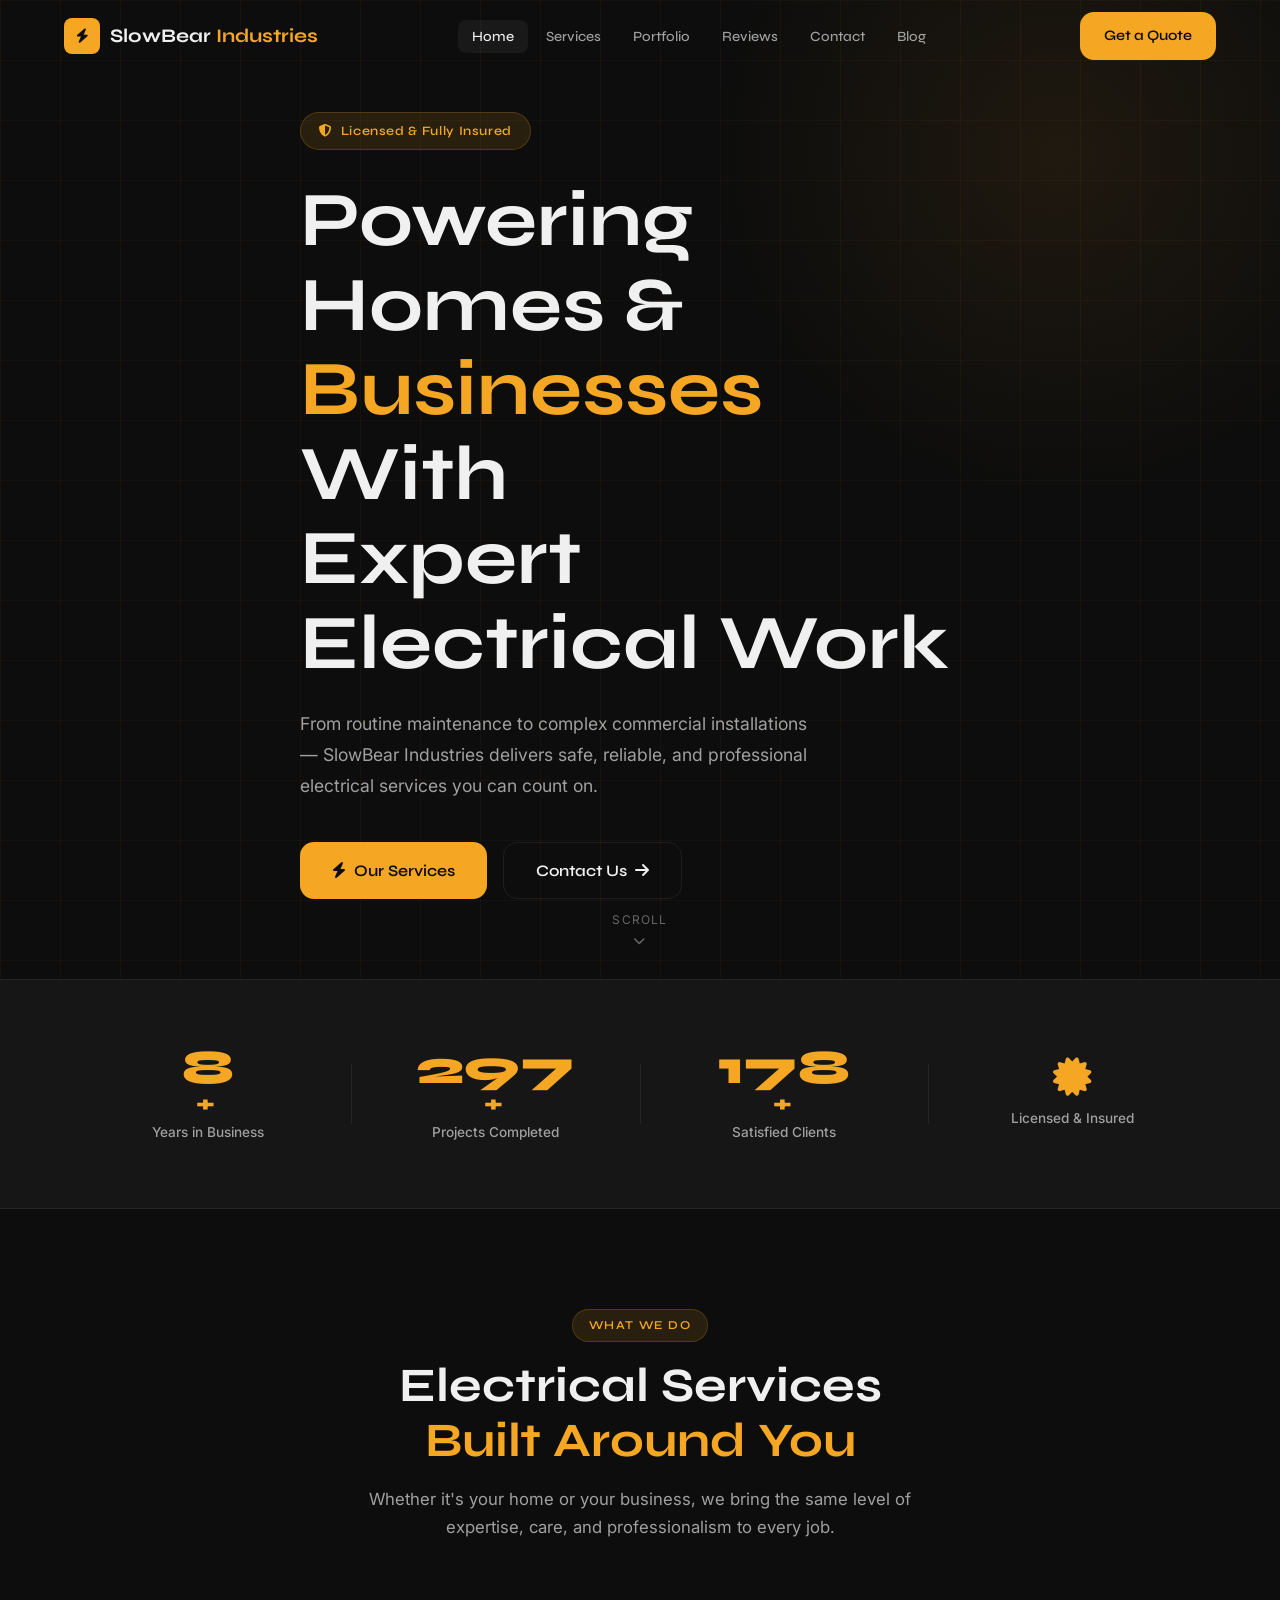
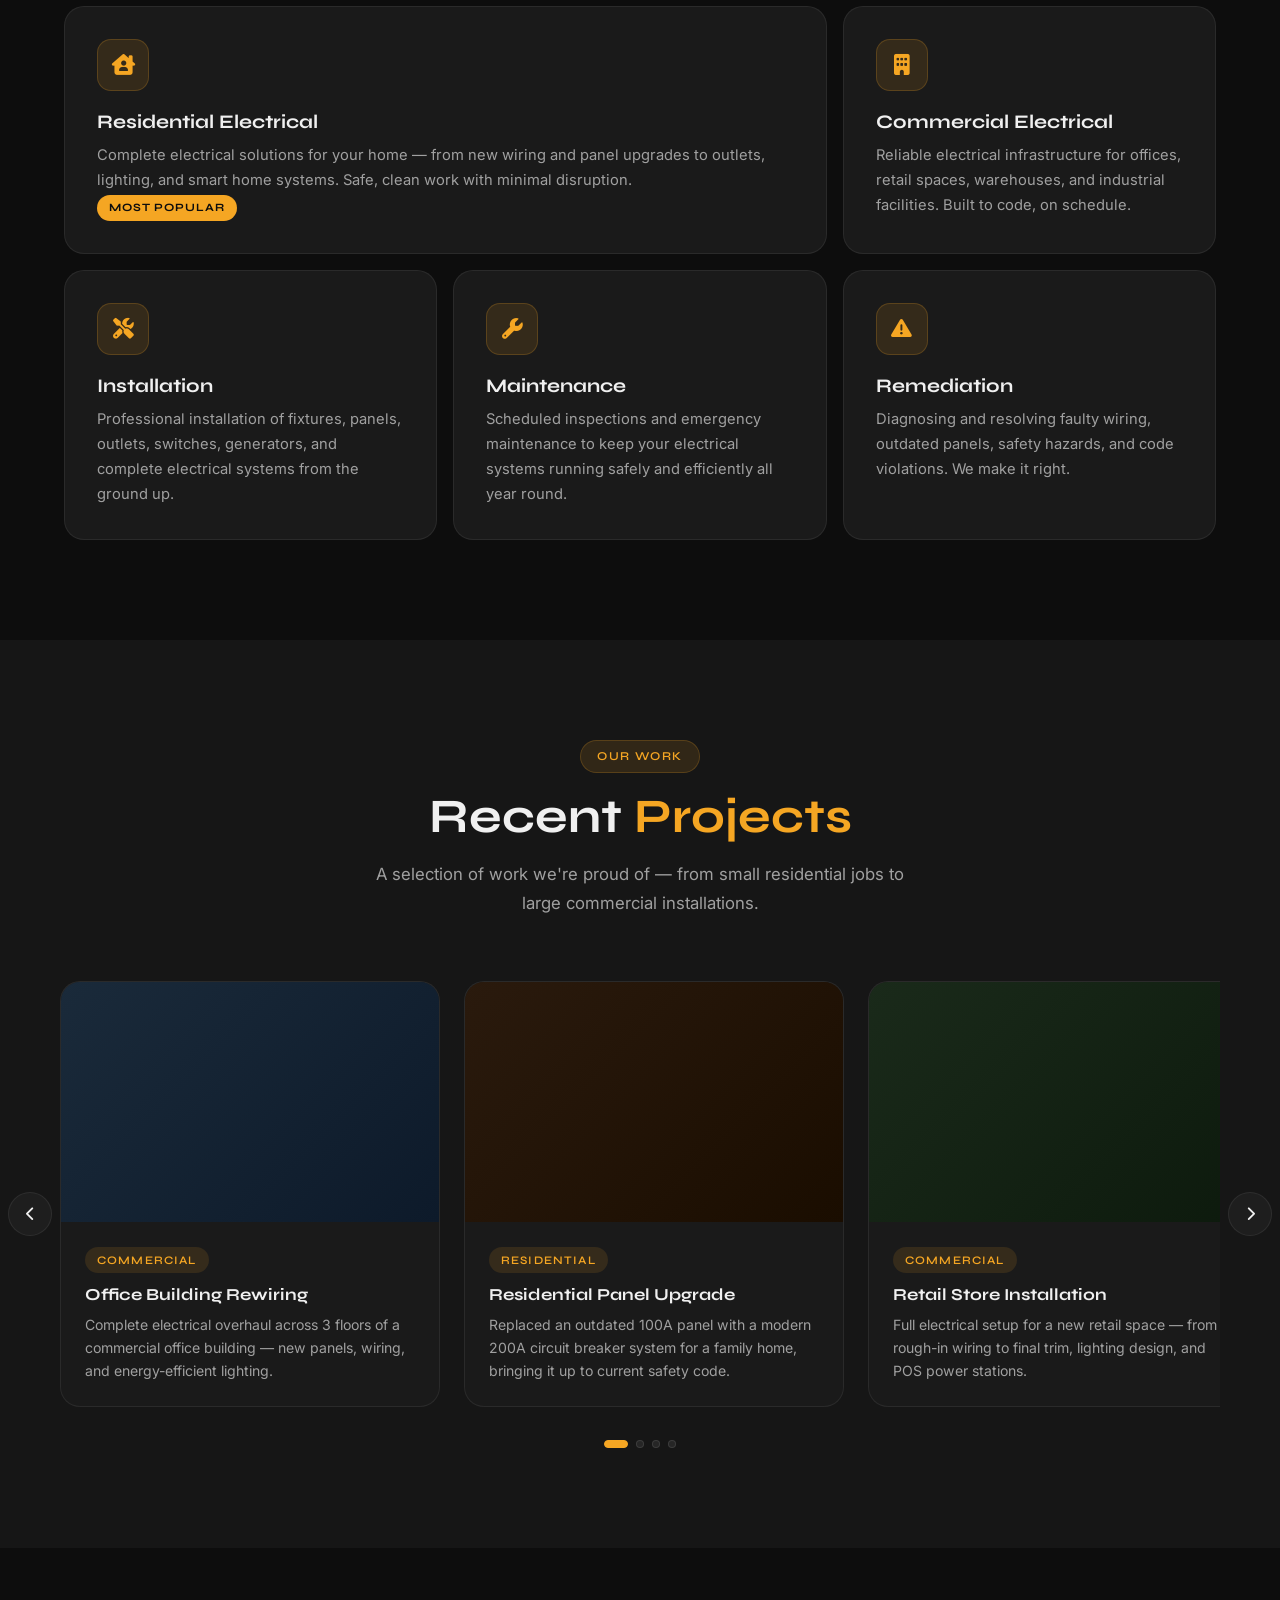
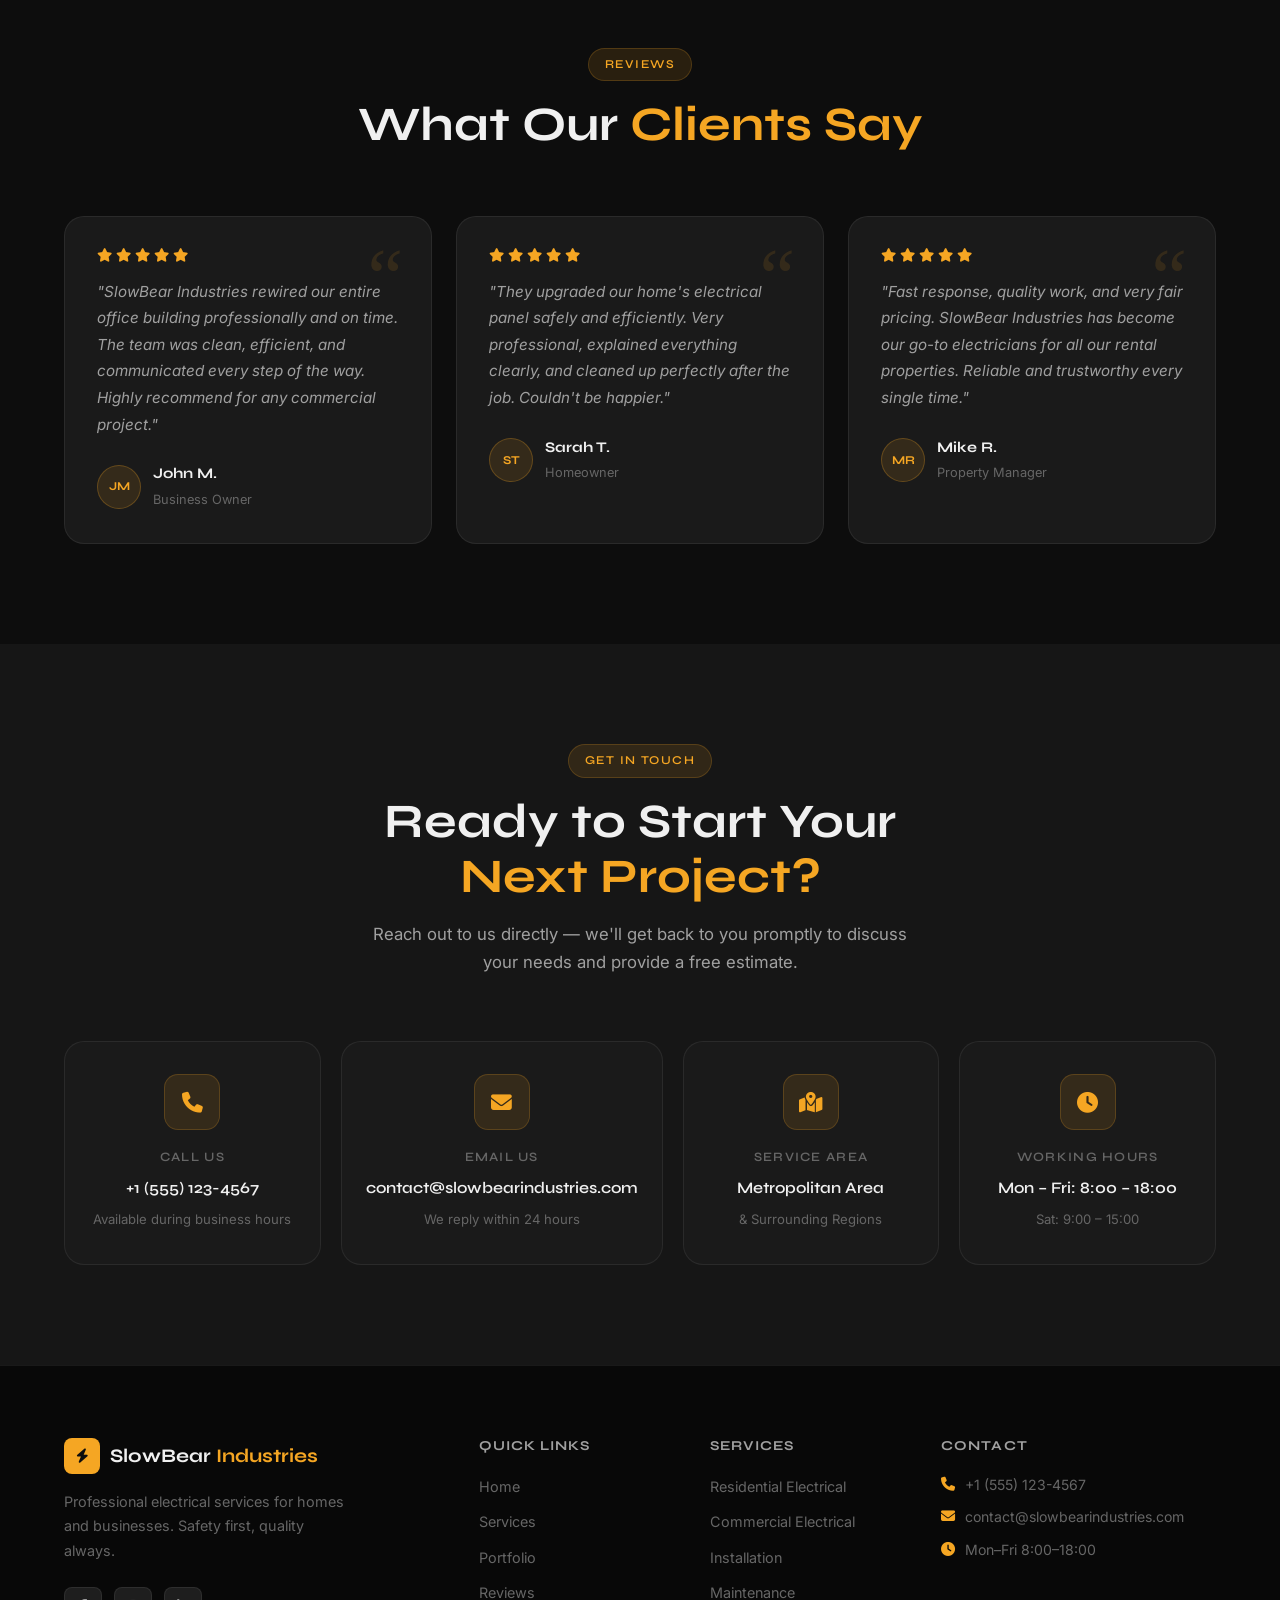
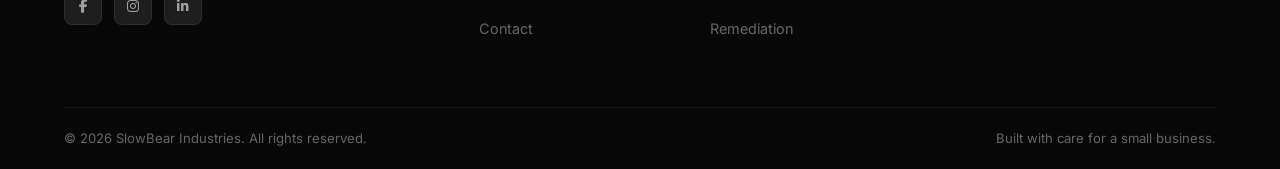
<file: index.html>
<!DOCTYPE html>
<html lang="en">
<head>
  <meta charset="UTF-8" />
  <meta name="viewport" content="width=device-width, initial-scale=1.0" />
  <meta name="description" content="SlowBear Industries — Professional electrical services for residential and commercial clients. Installation, maintenance, and remediation." />
  <title>SlowBear Industries | Electrical Services</title>

  <!-- Fonts -->
  <link rel="preconnect" href="https://fonts.googleapis.com" />
  <link rel="preconnect" href="https://fonts.gstatic.com" crossorigin />
  <link href="https://fonts.googleapis.com/css2?family=Syne:wght@400;500;600;700;800&family=Inter:wght@300;400;500;600&display=swap" rel="stylesheet" />

  <!-- Icons -->
  <link rel="stylesheet" href="https://cdnjs.cloudflare.com/ajax/libs/font-awesome/6.5.0/css/all.min.css" />

  <!-- Styles -->
  <link rel="stylesheet" href="css/style.css" />
</head>
<body>

  <!-- ============================================================
       NAVBAR
  ============================================================ -->
  <nav class="navbar" id="navbar">
    <div class="nav-container">
      <a href="#home" class="nav-logo">
        <span class="logo-icon"><i class="fa-solid fa-bolt"></i></span>
        <span class="logo-text">SlowBear <span class="logo-accent">Industries</span></span>
      </a>

      <ul class="nav-links" id="navLinks">
        <li><a href="#home" class="nav-link active">Home</a></li>
        <li><a href="#services" class="nav-link">Services</a></li>
        <li><a href="#portfolio" class="nav-link">Portfolio</a></li>
        <li><a href="#testimonials" class="nav-link">Reviews</a></li>
        <li><a href="#contact" class="nav-link">Contact</a></li>
        <li><a href="blog.html" class="nav-link">Blog</a></li>
      </ul>

      <a href="#contact" class="btn btn-primary nav-cta">Get a Quote</a>

      <button class="hamburger" id="hamburger" aria-label="Toggle menu">
        <span></span>
        <span></span>
        <span></span>
      </button>
    </div>
  </nav>

  <!-- ============================================================
       HERO
  ============================================================ -->
  <section class="hero" id="home">
    <div class="hero-grid-bg"></div>
    <div class="hero-glow"></div>
    <div class="container">
      <div class="hero-content">
        <div class="hero-badge">
          <i class="fa-solid fa-shield-halved"></i>
          Licensed &amp; Fully Insured
        </div>
        <h1 class="hero-title">
          Powering Homes &amp;<br />
          <span class="text-accent">Businesses</span> With<br />
          Expert Electrical Work
        </h1>
        <p class="hero-subtitle">
          From routine maintenance to complex commercial installations — SlowBear Industries delivers safe, reliable, and professional electrical services you can count on.
        </p>
        <div class="hero-actions">
          <a href="#services" class="btn btn-primary btn-lg">
            <i class="fa-solid fa-bolt"></i>
            Our Services
          </a>
          <a href="#contact" class="btn btn-outline btn-lg">
            Contact Us
            <i class="fa-solid fa-arrow-right"></i>
          </a>
        </div>
      </div>
    </div>
    <div class="hero-scroll-hint">
      <span>Scroll</span>
      <i class="fa-solid fa-chevron-down"></i>
    </div>
  </section>

  <!-- ============================================================
       TRUST BAR
  ============================================================ -->
  <section class="trust-bar">
    <div class="container">
      <div class="trust-grid">
        <div class="trust-item">
          <span class="trust-number" data-target="15">0</span>
          <span class="trust-suffix">+</span>
          <span class="trust-label">Years in Business</span>
        </div>
        <div class="trust-divider"></div>
        <div class="trust-item">
          <span class="trust-number" data-target="500">0</span>
          <span class="trust-suffix">+</span>
          <span class="trust-label">Projects Completed</span>
        </div>
        <div class="trust-divider"></div>
        <div class="trust-item">
          <span class="trust-number" data-target="300">0</span>
          <span class="trust-suffix">+</span>
          <span class="trust-label">Satisfied Clients</span>
        </div>
        <div class="trust-divider"></div>
        <div class="trust-item">
          <i class="fa-solid fa-certificate trust-icon"></i>
          <span class="trust-label">Licensed &amp; Insured</span>
        </div>
      </div>
    </div>
  </section>

  <!-- ============================================================
       SERVICES
  ============================================================ -->
  <section class="services" id="services">
    <div class="container">
      <div class="section-header">
        <span class="section-tag">What We Do</span>
        <h2 class="section-title">Electrical Services<br /><span class="text-accent">Built Around You</span></h2>
        <p class="section-subtitle">Whether it's your home or your business, we bring the same level of expertise, care, and professionalism to every job.</p>
      </div>

      <div class="services-bento">
        <a href="services/residential-electrical.html" class="service-card service-card--large reveal">
          <div class="service-icon">
            <i class="fa-solid fa-house-chimney-user"></i>
          </div>
          <h3 class="service-title">Residential Electrical</h3>
          <p class="service-desc">Complete electrical solutions for your home — from new wiring and panel upgrades to outlets, lighting, and smart home systems. Safe, clean work with minimal disruption.</p>
          <div class="service-tag">Most Popular</div>
        </a>

        <a href="services/commercial-electrical.html" class="service-card reveal">
          <div class="service-icon">
            <i class="fa-solid fa-building"></i>
          </div>
          <h3 class="service-title">Commercial Electrical</h3>
          <p class="service-desc">Reliable electrical infrastructure for offices, retail spaces, warehouses, and industrial facilities. Built to code, on schedule.</p>
        </a>

        <a href="services/installation.html" class="service-card reveal">
          <div class="service-icon">
            <i class="fa-solid fa-screwdriver-wrench"></i>
          </div>
          <h3 class="service-title">Installation</h3>
          <p class="service-desc">Professional installation of fixtures, panels, outlets, switches, generators, and complete electrical systems from the ground up.</p>
        </a>

        <a href="services/maintenance.html" class="service-card reveal">
          <div class="service-icon">
            <i class="fa-solid fa-wrench"></i>
          </div>
          <h3 class="service-title">Maintenance</h3>
          <p class="service-desc">Scheduled inspections and emergency maintenance to keep your electrical systems running safely and efficiently all year round.</p>
        </a>

        <a href="services/remediation.html" class="service-card reveal">
          <div class="service-icon">
            <i class="fa-solid fa-triangle-exclamation"></i>
          </div>
          <h3 class="service-title">Remediation</h3>
          <p class="service-desc">Diagnosing and resolving faulty wiring, outdated panels, safety hazards, and code violations. We make it right.</p>
        </a>
      </div>
    </div>
  </section>

  <!-- ============================================================
       PORTFOLIO
  ============================================================ -->
  <section class="portfolio" id="portfolio">
    <div class="container">
      <div class="section-header">
        <span class="section-tag">Our Work</span>
        <h2 class="section-title">Recent <span class="text-accent">Projects</span></h2>
        <p class="section-subtitle">A selection of work we're proud of — from small residential jobs to large commercial installations.</p>
      </div>
    </div>

    <div class="carousel-wrapper">
      <div class="carousel" id="carousel">
        <div class="carousel-track" id="carouselTrack">

          <div class="portfolio-card" data-project="office-rewiring">
            <div class="portfolio-img portfolio-img--1">
              <div class="portfolio-img-overlay">
                <i class="fa-solid fa-expand"></i>
                <span>View Details</span>
              </div>
            </div>
            <div class="portfolio-info">
              <span class="portfolio-category">Commercial</span>
              <h3 class="portfolio-title">Office Building Rewiring</h3>
              <p class="portfolio-desc">Complete electrical overhaul across 3 floors of a commercial office building — new panels, wiring, and energy-efficient lighting.</p>
            </div>
          </div>

          <div class="portfolio-card" data-project="panel-upgrade">
            <div class="portfolio-img portfolio-img--2">
              <div class="portfolio-img-overlay">
                <i class="fa-solid fa-expand"></i>
                <span>View Details</span>
              </div>
            </div>
            <div class="portfolio-info">
              <span class="portfolio-category">Residential</span>
              <h3 class="portfolio-title">Residential Panel Upgrade</h3>
              <p class="portfolio-desc">Replaced an outdated 100A panel with a modern 200A circuit breaker system for a family home, bringing it up to current safety code.</p>
            </div>
          </div>

          <div class="portfolio-card" data-project="retail-installation">
            <div class="portfolio-img portfolio-img--3">
              <div class="portfolio-img-overlay">
                <i class="fa-solid fa-expand"></i>
                <span>View Details</span>
              </div>
            </div>
            <div class="portfolio-info">
              <span class="portfolio-category">Commercial</span>
              <h3 class="portfolio-title">Retail Store Installation</h3>
              <p class="portfolio-desc">Full electrical setup for a new retail space — from rough-in wiring to final trim, lighting design, and POS power stations.</p>
            </div>
          </div>

          <div class="portfolio-card" data-project="warehouse-led">
            <div class="portfolio-img portfolio-img--4">
              <div class="portfolio-img-overlay">
                <i class="fa-solid fa-expand"></i>
                <span>View Details</span>
              </div>
            </div>
            <div class="portfolio-info">
              <span class="portfolio-category">Industrial</span>
              <h3 class="portfolio-title">Warehouse LED Retrofit</h3>
              <p class="portfolio-desc">Upgraded an entire 5,000 sqm warehouse to LED lighting, reducing energy consumption by 60% and improving worker visibility.</p>
            </div>
          </div>

          <div class="portfolio-card" data-project="smart-home">
            <div class="portfolio-img portfolio-img--5">
              <div class="portfolio-img-overlay">
                <i class="fa-solid fa-expand"></i>
                <span>View Details</span>
              </div>
            </div>
            <div class="portfolio-info">
              <span class="portfolio-category">Residential</span>
              <h3 class="portfolio-title">Smart Home Integration</h3>
              <p class="portfolio-desc">Designed and installed an automated lighting, outlet, and power management system for a modern residential smart home.</p>
            </div>
          </div>

          <div class="portfolio-card" data-project="generator-setup">
            <div class="portfolio-img portfolio-img--6">
              <div class="portfolio-img-overlay">
                <i class="fa-solid fa-expand"></i>
                <span>View Details</span>
              </div>
            </div>
            <div class="portfolio-info">
              <span class="portfolio-category">Commercial</span>
              <h3 class="portfolio-title">Emergency Generator Setup</h3>
              <p class="portfolio-desc">Installed a full backup power system with automatic transfer switch for a medical facility — ensuring zero downtime during outages.</p>
            </div>
          </div>

        </div>
      </div>

      <button class="carousel-btn carousel-btn--prev" id="carouselPrev" aria-label="Previous">
        <i class="fa-solid fa-chevron-left"></i>
      </button>
      <button class="carousel-btn carousel-btn--next" id="carouselNext" aria-label="Next">
        <i class="fa-solid fa-chevron-right"></i>
      </button>

      <div class="carousel-dots" id="carouselDots"></div>
    </div>
  </section>

  <!-- ============================================================
       TESTIMONIALS
  ============================================================ -->
  <section class="testimonials" id="testimonials">
    <div class="container">
      <div class="section-header">
        <span class="section-tag">Reviews</span>
        <h2 class="section-title">What Our <span class="text-accent">Clients Say</span></h2>
      </div>

      <div class="testimonials-grid">

        <div class="testimonial-card reveal">
          <div class="testimonial-stars">
            <i class="fa-solid fa-star"></i>
            <i class="fa-solid fa-star"></i>
            <i class="fa-solid fa-star"></i>
            <i class="fa-solid fa-star"></i>
            <i class="fa-solid fa-star"></i>
          </div>
          <p class="testimonial-text">"SlowBear Industries rewired our entire office building professionally and on time. The team was clean, efficient, and communicated every step of the way. Highly recommend for any commercial project."</p>
          <div class="testimonial-author">
            <div class="testimonial-avatar">JM</div>
            <div>
              <strong>John M.</strong>
              <span>Business Owner</span>
            </div>
          </div>
        </div>

        <div class="testimonial-card reveal">
          <div class="testimonial-stars">
            <i class="fa-solid fa-star"></i>
            <i class="fa-solid fa-star"></i>
            <i class="fa-solid fa-star"></i>
            <i class="fa-solid fa-star"></i>
            <i class="fa-solid fa-star"></i>
          </div>
          <p class="testimonial-text">"They upgraded our home's electrical panel safely and efficiently. Very professional, explained everything clearly, and cleaned up perfectly after the job. Couldn't be happier."</p>
          <div class="testimonial-author">
            <div class="testimonial-avatar">ST</div>
            <div>
              <strong>Sarah T.</strong>
              <span>Homeowner</span>
            </div>
          </div>
        </div>

        <div class="testimonial-card reveal">
          <div class="testimonial-stars">
            <i class="fa-solid fa-star"></i>
            <i class="fa-solid fa-star"></i>
            <i class="fa-solid fa-star"></i>
            <i class="fa-solid fa-star"></i>
            <i class="fa-solid fa-star"></i>
          </div>
          <p class="testimonial-text">"Fast response, quality work, and very fair pricing. SlowBear Industries has become our go-to electricians for all our rental properties. Reliable and trustworthy every single time."</p>
          <div class="testimonial-author">
            <div class="testimonial-avatar">MR</div>
            <div>
              <strong>Mike R.</strong>
              <span>Property Manager</span>
            </div>
          </div>
        </div>

      </div>
    </div>
  </section>

  <!-- ============================================================
       CONTACT
  ============================================================ -->
  <section class="contact" id="contact">
    <div class="container">
      <div class="section-header">
        <span class="section-tag">Get In Touch</span>
        <h2 class="section-title">Ready to Start Your<br /><span class="text-accent">Next Project?</span></h2>
        <p class="section-subtitle">Reach out to us directly — we'll get back to you promptly to discuss your needs and provide a free estimate.</p>
      </div>

      <div class="contact-grid">

        <div class="contact-card reveal">
          <div class="contact-icon">
            <i class="fa-solid fa-phone"></i>
          </div>
          <h4 class="contact-label">Call Us</h4>
          <p class="contact-value">+1 (555) 123-4567</p>
          <span class="contact-note">Available during business hours</span>
        </div>

        <div class="contact-card reveal">
          <div class="contact-icon">
            <i class="fa-solid fa-envelope"></i>
          </div>
          <h4 class="contact-label">Email Us</h4>
          <p class="contact-value">contact@slowbearindustries.com</p>
          <span class="contact-note">We reply within 24 hours</span>
        </div>

        <div class="contact-card reveal">
          <div class="contact-icon">
            <i class="fa-solid fa-map-location-dot"></i>
          </div>
          <h4 class="contact-label">Service Area</h4>
          <p class="contact-value">Metropolitan Area</p>
          <span class="contact-note">&amp; Surrounding Regions</span>
        </div>

        <div class="contact-card reveal">
          <div class="contact-icon">
            <i class="fa-solid fa-clock"></i>
          </div>
          <h4 class="contact-label">Working Hours</h4>
          <p class="contact-value">Mon – Fri: 8:00 – 18:00</p>
          <span class="contact-note">Sat: 9:00 – 15:00</span>
        </div>

      </div>
    </div>
  </section>

  <!-- ============================================================
       FOOTER
  ============================================================ -->
  <footer class="footer">
    <div class="container">
      <div class="footer-grid">

        <div class="footer-brand">
          <a href="#home" class="nav-logo">
            <span class="logo-icon"><i class="fa-solid fa-bolt"></i></span>
            <span class="logo-text">SlowBear <span class="logo-accent">Industries</span></span>
          </a>
          <p class="footer-tagline">Professional electrical services for homes and businesses. Safety first, quality always.</p>
          <div class="footer-social">
            <a href="#" aria-label="Facebook"><i class="fa-brands fa-facebook-f"></i></a>
            <a href="#" aria-label="Instagram"><i class="fa-brands fa-instagram"></i></a>
            <a href="#" aria-label="LinkedIn"><i class="fa-brands fa-linkedin-in"></i></a>
          </div>
        </div>

        <div class="footer-links">
          <h5>Quick Links</h5>
          <ul>
            <li><a href="#home">Home</a></li>
            <li><a href="#services">Services</a></li>
            <li><a href="#portfolio">Portfolio</a></li>
            <li><a href="#testimonials">Reviews</a></li>
            <li><a href="#contact">Contact</a></li>
          </ul>
        </div>

        <div class="footer-links">
          <h5>Services</h5>
          <ul>
            <li><a href="#services">Residential Electrical</a></li>
            <li><a href="#services">Commercial Electrical</a></li>
            <li><a href="#services">Installation</a></li>
            <li><a href="#services">Maintenance</a></li>
            <li><a href="#services">Remediation</a></li>
          </ul>
        </div>

        <div class="footer-contact">
          <h5>Contact</h5>
          <ul>
            <li><i class="fa-solid fa-phone"></i> +1 (555) 123-4567</li>
            <li><i class="fa-solid fa-envelope"></i> contact@slowbearindustries.com</li>
            <li><i class="fa-solid fa-clock"></i> Mon–Fri 8:00–18:00</li>
          </ul>
        </div>

      </div>

      <div class="footer-bottom">
        <p>&copy; 2026 SlowBear Industries. All rights reserved.</p>
        <p>Built with care for a small business.</p>
      </div>
    </div>
  </footer>

  <!-- ============================================================
       MODAL
  ============================================================ -->
  <div class="modal-overlay" id="modalOverlay" role="dialog" aria-modal="true" aria-labelledby="modalTitle">
    <div class="modal-box" id="modalBox">
      <button class="modal-close" id="modalClose" aria-label="Close">
        <i class="fa-solid fa-xmark"></i>
      </button>
      <div class="modal-img-wrap">
        <div class="modal-img" id="modalImg"></div>
      </div>
      <div class="modal-content">
        <span class="portfolio-category" id="modalCategory"></span>
        <h2 class="modal-title" id="modalTitle"></h2>
        <div class="modal-desc" id="modalDesc"></div>
        <div class="modal-meta" id="modalMeta"></div>
      </div>
    </div>
  </div>

  <script src="js/main.js"></script>
</body>
</html>
</file>
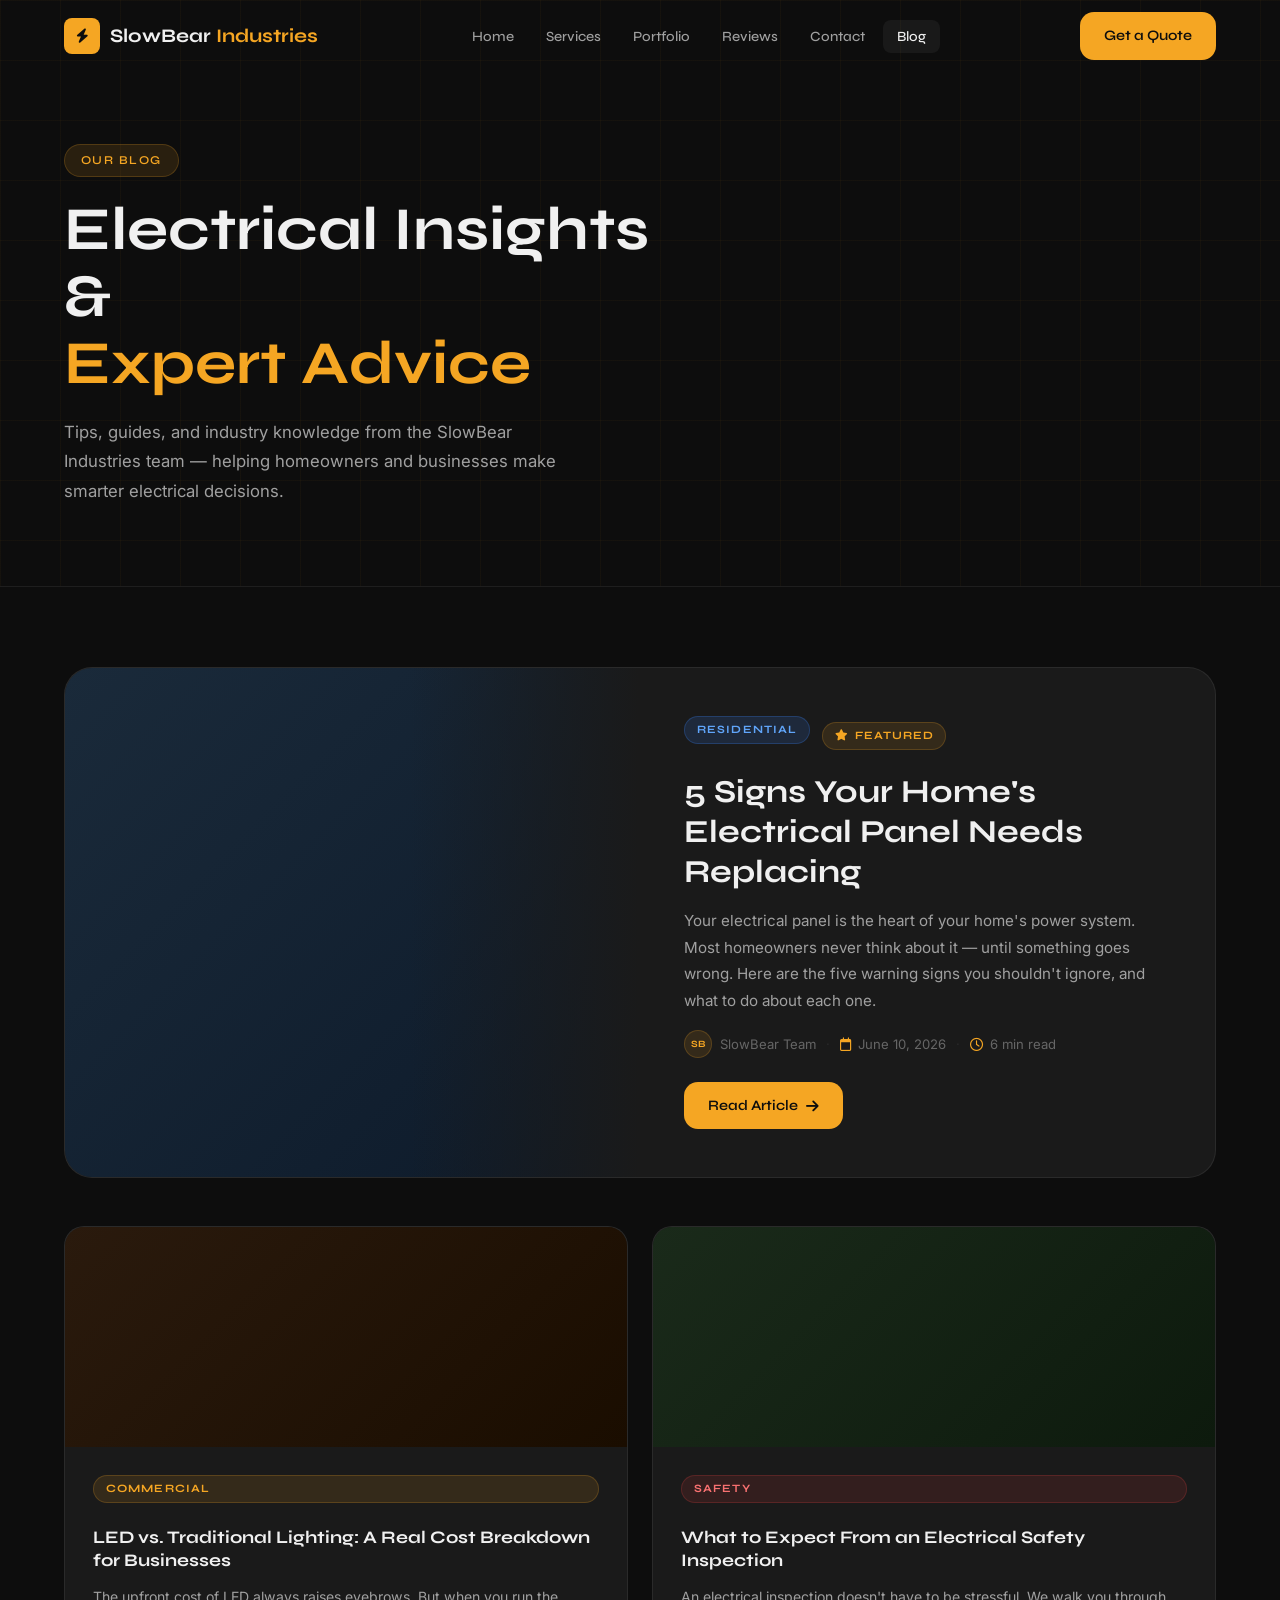
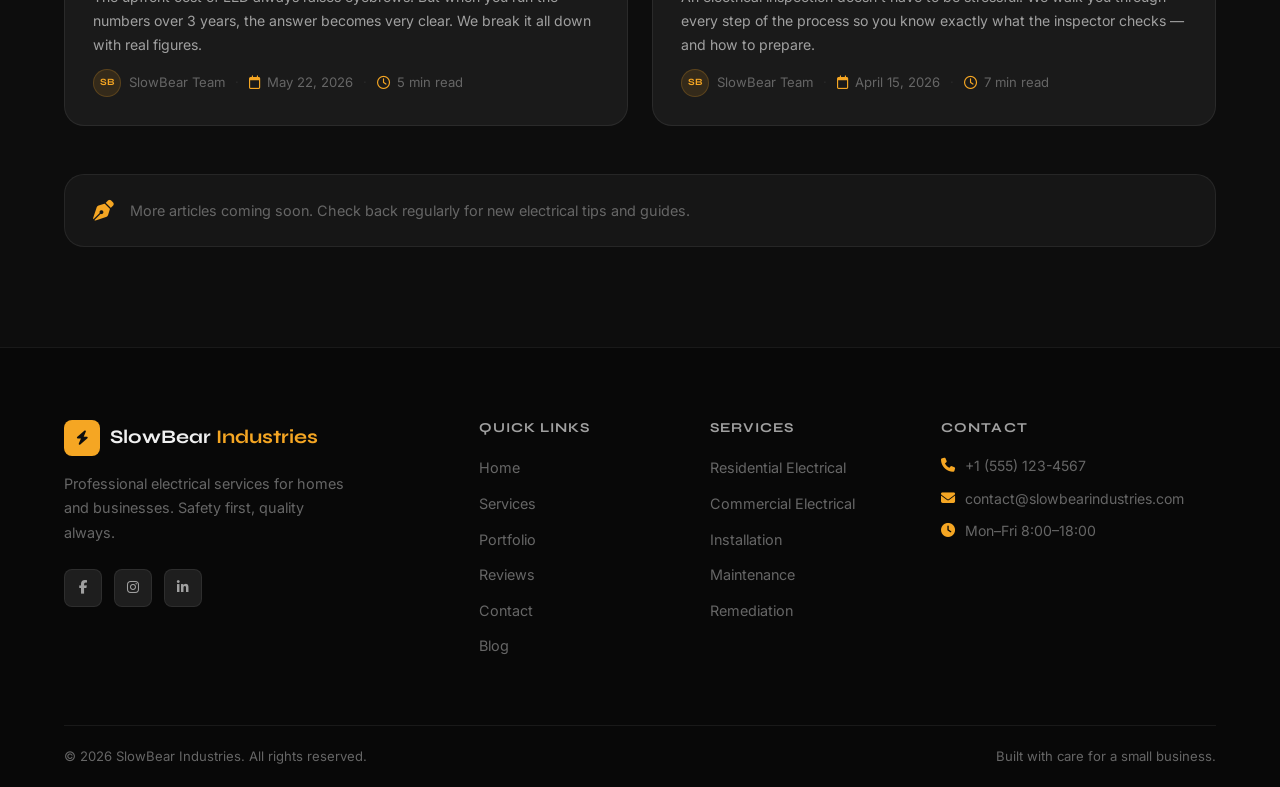
<file: blog.html>
<!DOCTYPE html>
<html lang="en">
<head>
  <meta charset="UTF-8" />
  <meta name="viewport" content="width=device-width, initial-scale=1.0" />
  <meta name="description" content="SlowBear Industries Blog — Electrical tips, safety guides, and industry insights for homeowners and businesses." />
  <title>Blog | SlowBear Industries</title>

  <link rel="preconnect" href="https://fonts.googleapis.com" />
  <link rel="preconnect" href="https://fonts.gstatic.com" crossorigin />
  <link href="https://fonts.googleapis.com/css2?family=Syne:wght@400;500;600;700;800&family=Inter:wght@300;400;500;600&display=swap" rel="stylesheet" />
  <link rel="stylesheet" href="https://cdnjs.cloudflare.com/ajax/libs/font-awesome/6.5.0/css/all.min.css" />
  <link rel="stylesheet" href="css/style.css" />
  <link rel="stylesheet" href="css/blog.css" />
</head>
<body>

  <!-- NAVBAR -->
  <nav class="navbar scrolled" id="navbar">
    <div class="nav-container">
      <a href="index.html" class="nav-logo">
        <span class="logo-icon"><i class="fa-solid fa-bolt"></i></span>
        <span class="logo-text">SlowBear <span class="logo-accent">Industries</span></span>
      </a>
      <ul class="nav-links" id="navLinks">
        <li><a href="index.html" class="nav-link">Home</a></li>
        <li><a href="index.html#services" class="nav-link">Services</a></li>
        <li><a href="index.html#portfolio" class="nav-link">Portfolio</a></li>
        <li><a href="index.html#testimonials" class="nav-link">Reviews</a></li>
        <li><a href="index.html#contact" class="nav-link">Contact</a></li>
        <li><a href="blog.html" class="nav-link active">Blog</a></li>
      </ul>
      <a href="index.html#contact" class="btn btn-primary nav-cta">Get a Quote</a>
      <button class="hamburger" id="hamburger" aria-label="Toggle menu">
        <span></span><span></span><span></span>
      </button>
    </div>
  </nav>

  <!-- BLOG HERO -->
  <section class="blog-hero">
    <div class="hero-grid-bg"></div>
    <div class="container">
      <div class="blog-hero-content">
        <span class="section-tag">Our Blog</span>
        <h1 class="blog-hero-title">Electrical Insights &amp;<br /><span class="text-accent">Expert Advice</span></h1>
        <p class="blog-hero-subtitle">Tips, guides, and industry knowledge from the SlowBear Industries team — helping homeowners and businesses make smarter electrical decisions.</p>
      </div>
    </div>
  </section>

  <!-- FEATURED ARTICLE -->
  <section class="blog-featured">
    <div class="container">
      <div class="featured-card">
        <div class="featured-img blog-img--1">
          <div class="featured-img-overlay"></div>
        </div>
        <div class="featured-content">
          <div class="featured-top">
            <span class="blog-category blog-category--residential">Residential</span>
            <span class="blog-featured-badge"><i class="fa-solid fa-star"></i> Featured</span>
          </div>
          <h2 class="featured-title">5 Signs Your Home's Electrical Panel Needs Replacing</h2>
          <p class="featured-excerpt">Your electrical panel is the heart of your home's power system. Most homeowners never think about it — until something goes wrong. Here are the five warning signs you shouldn't ignore, and what to do about each one.</p>
          <div class="blog-meta">
            <div class="blog-author">
              <div class="blog-avatar">SB</div>
              <span>SlowBear Team</span>
            </div>
            <span class="blog-meta-dot">·</span>
            <span><i class="fa-regular fa-calendar"></i> June 10, 2026</span>
            <span class="blog-meta-dot">·</span>
            <span><i class="fa-regular fa-clock"></i> 6 min read</span>
          </div>
          <a href="blog/home-panel-upgrade-signs.html" class="btn btn-primary blog-read-btn">
            Read Article <i class="fa-solid fa-arrow-right"></i>
          </a>
        </div>
      </div>
    </div>
  </section>

  <!-- BLOG GRID -->
  <section class="blog-grid-section">
    <div class="container">
      <div class="blog-grid">

        <article class="blog-card reveal">
          <a href="blog/led-vs-fluorescent.html" class="blog-card-img-link">
            <div class="blog-card-img blog-img--2">
              <div class="blog-card-img-overlay"><i class="fa-solid fa-arrow-right"></i></div>
            </div>
          </a>
          <div class="blog-card-body">
            <span class="blog-category blog-category--commercial">Commercial</span>
            <h3 class="blog-card-title">
              <a href="blog/led-vs-fluorescent.html">LED vs. Traditional Lighting: A Real Cost Breakdown for Businesses</a>
            </h3>
            <p class="blog-card-excerpt">The upfront cost of LED always raises eyebrows. But when you run the numbers over 3 years, the answer becomes very clear. We break it all down with real figures.</p>
            <div class="blog-meta">
              <div class="blog-author">
                <div class="blog-avatar">SB</div>
                <span>SlowBear Team</span>
              </div>
              <span class="blog-meta-dot">·</span>
              <span><i class="fa-regular fa-calendar"></i> May 22, 2026</span>
              <span class="blog-meta-dot">·</span>
              <span><i class="fa-regular fa-clock"></i> 5 min read</span>
            </div>
          </div>
        </article>

        <article class="blog-card reveal">
          <a href="blog/electrical-inspection-guide.html" class="blog-card-img-link">
            <div class="blog-card-img blog-img--3">
              <div class="blog-card-img-overlay"><i class="fa-solid fa-arrow-right"></i></div>
            </div>
          </a>
          <div class="blog-card-body">
            <span class="blog-category blog-category--safety">Safety</span>
            <h3 class="blog-card-title">
              <a href="blog/electrical-inspection-guide.html">What to Expect From an Electrical Safety Inspection</a>
            </h3>
            <p class="blog-card-excerpt">An electrical inspection doesn't have to be stressful. We walk you through every step of the process so you know exactly what the inspector checks — and how to prepare.</p>
            <div class="blog-meta">
              <div class="blog-author">
                <div class="blog-avatar">SB</div>
                <span>SlowBear Team</span>
              </div>
              <span class="blog-meta-dot">·</span>
              <span><i class="fa-regular fa-calendar"></i> April 15, 2026</span>
              <span class="blog-meta-dot">·</span>
              <span><i class="fa-regular fa-clock"></i> 7 min read</span>
            </div>
          </div>
        </article>

      </div>

      <!-- Placeholder for future articles -->
      <div class="blog-more-hint">
        <i class="fa-solid fa-pen-nib"></i>
        <p>More articles coming soon. Check back regularly for new electrical tips and guides.</p>
      </div>
    </div>
  </section>

  <!-- FOOTER -->
  <footer class="footer">
    <div class="container">
      <div class="footer-grid">
        <div class="footer-brand">
          <a href="index.html" class="nav-logo">
            <span class="logo-icon"><i class="fa-solid fa-bolt"></i></span>
            <span class="logo-text">SlowBear <span class="logo-accent">Industries</span></span>
          </a>
          <p class="footer-tagline">Professional electrical services for homes and businesses. Safety first, quality always.</p>
          <div class="footer-social">
            <a href="#" aria-label="Facebook"><i class="fa-brands fa-facebook-f"></i></a>
            <a href="#" aria-label="Instagram"><i class="fa-brands fa-instagram"></i></a>
            <a href="#" aria-label="LinkedIn"><i class="fa-brands fa-linkedin-in"></i></a>
          </div>
        </div>
        <div class="footer-links">
          <h5>Quick Links</h5>
          <ul>
            <li><a href="index.html">Home</a></li>
            <li><a href="index.html#services">Services</a></li>
            <li><a href="index.html#portfolio">Portfolio</a></li>
            <li><a href="index.html#testimonials">Reviews</a></li>
            <li><a href="index.html#contact">Contact</a></li>
            <li><a href="blog.html">Blog</a></li>
          </ul>
        </div>
        <div class="footer-links">
          <h5>Services</h5>
          <ul>
            <li><a href="index.html#services">Residential Electrical</a></li>
            <li><a href="index.html#services">Commercial Electrical</a></li>
            <li><a href="index.html#services">Installation</a></li>
            <li><a href="index.html#services">Maintenance</a></li>
            <li><a href="index.html#services">Remediation</a></li>
          </ul>
        </div>
        <div class="footer-contact">
          <h5>Contact</h5>
          <ul>
            <li><i class="fa-solid fa-phone"></i> +1 (555) 123-4567</li>
            <li><i class="fa-solid fa-envelope"></i> contact@slowbearindustries.com</li>
            <li><i class="fa-solid fa-clock"></i> Mon–Fri 8:00–18:00</li>
          </ul>
        </div>
      </div>
      <div class="footer-bottom">
        <p>&copy; 2026 SlowBear Industries. All rights reserved.</p>
        <p>Built with care for a small business.</p>
      </div>
    </div>
  </footer>

  <script src="js/blog.js"></script>
</body>
</html>
</file>
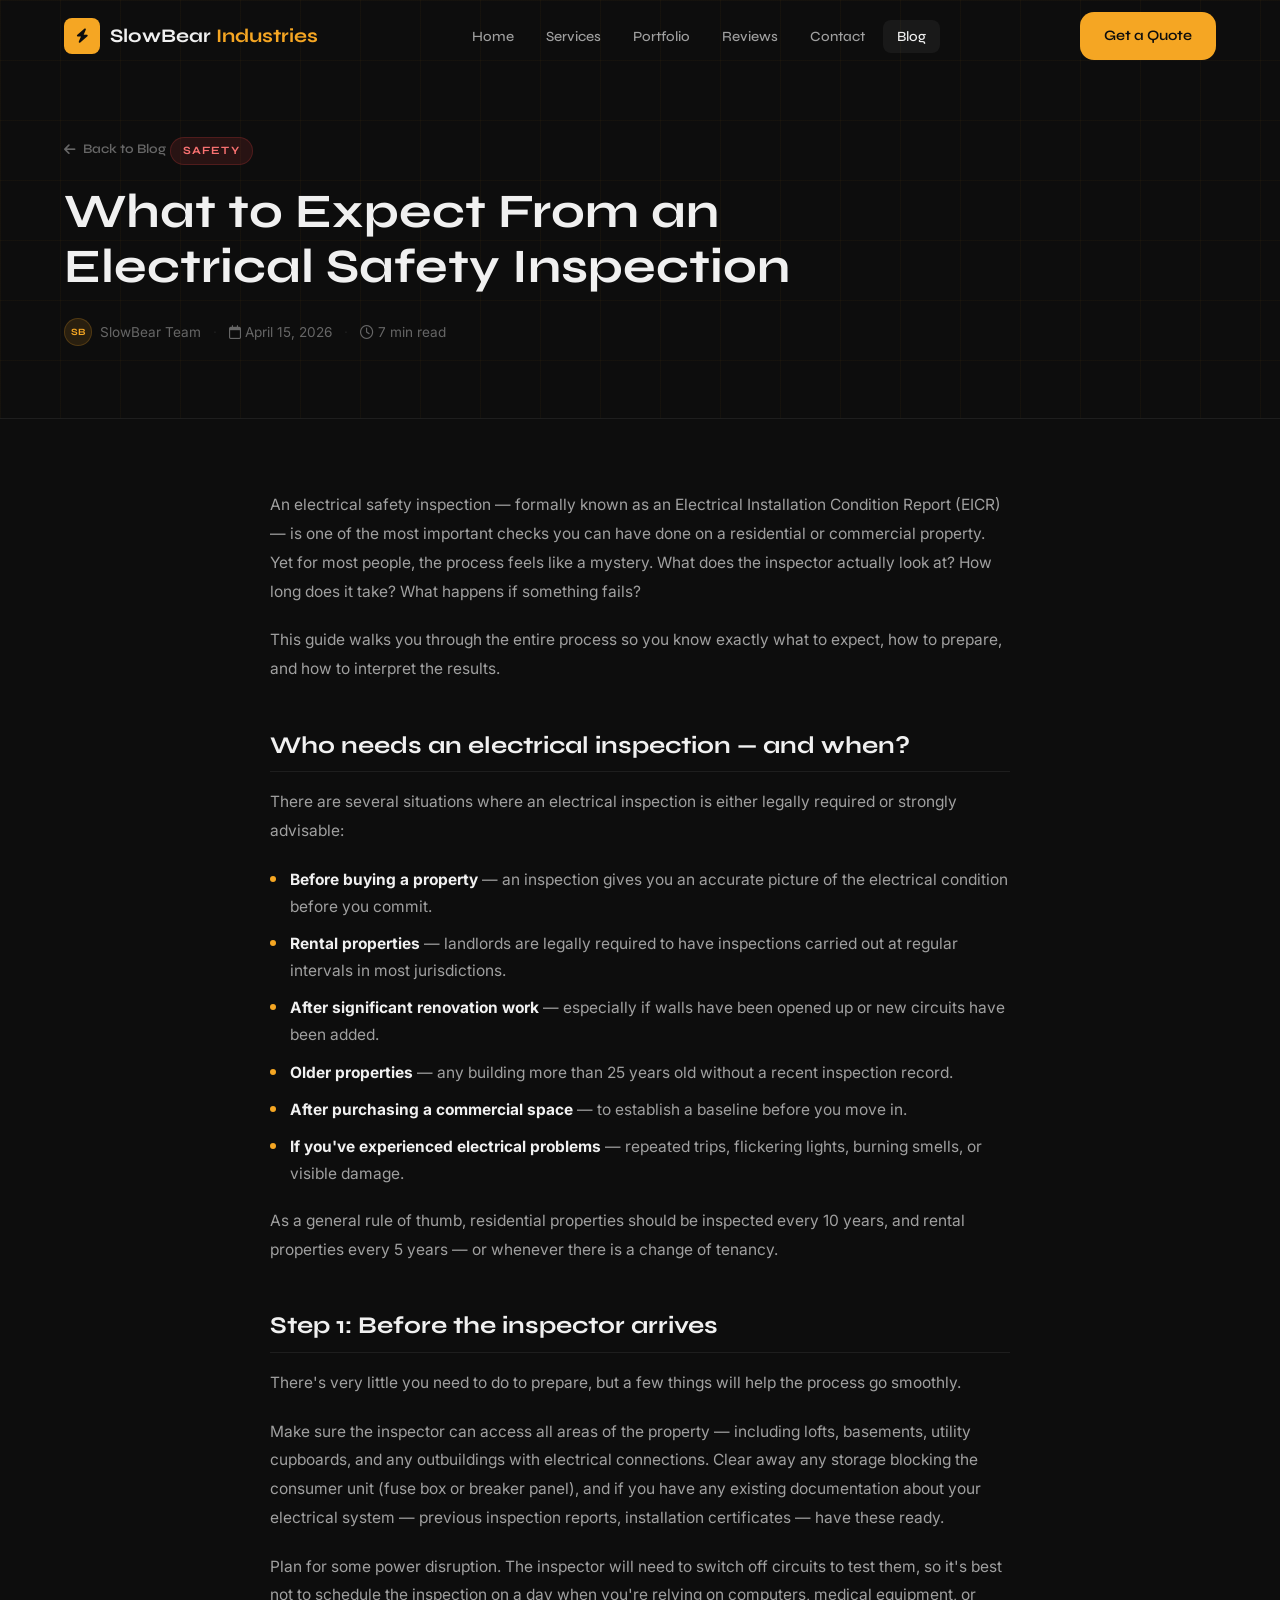
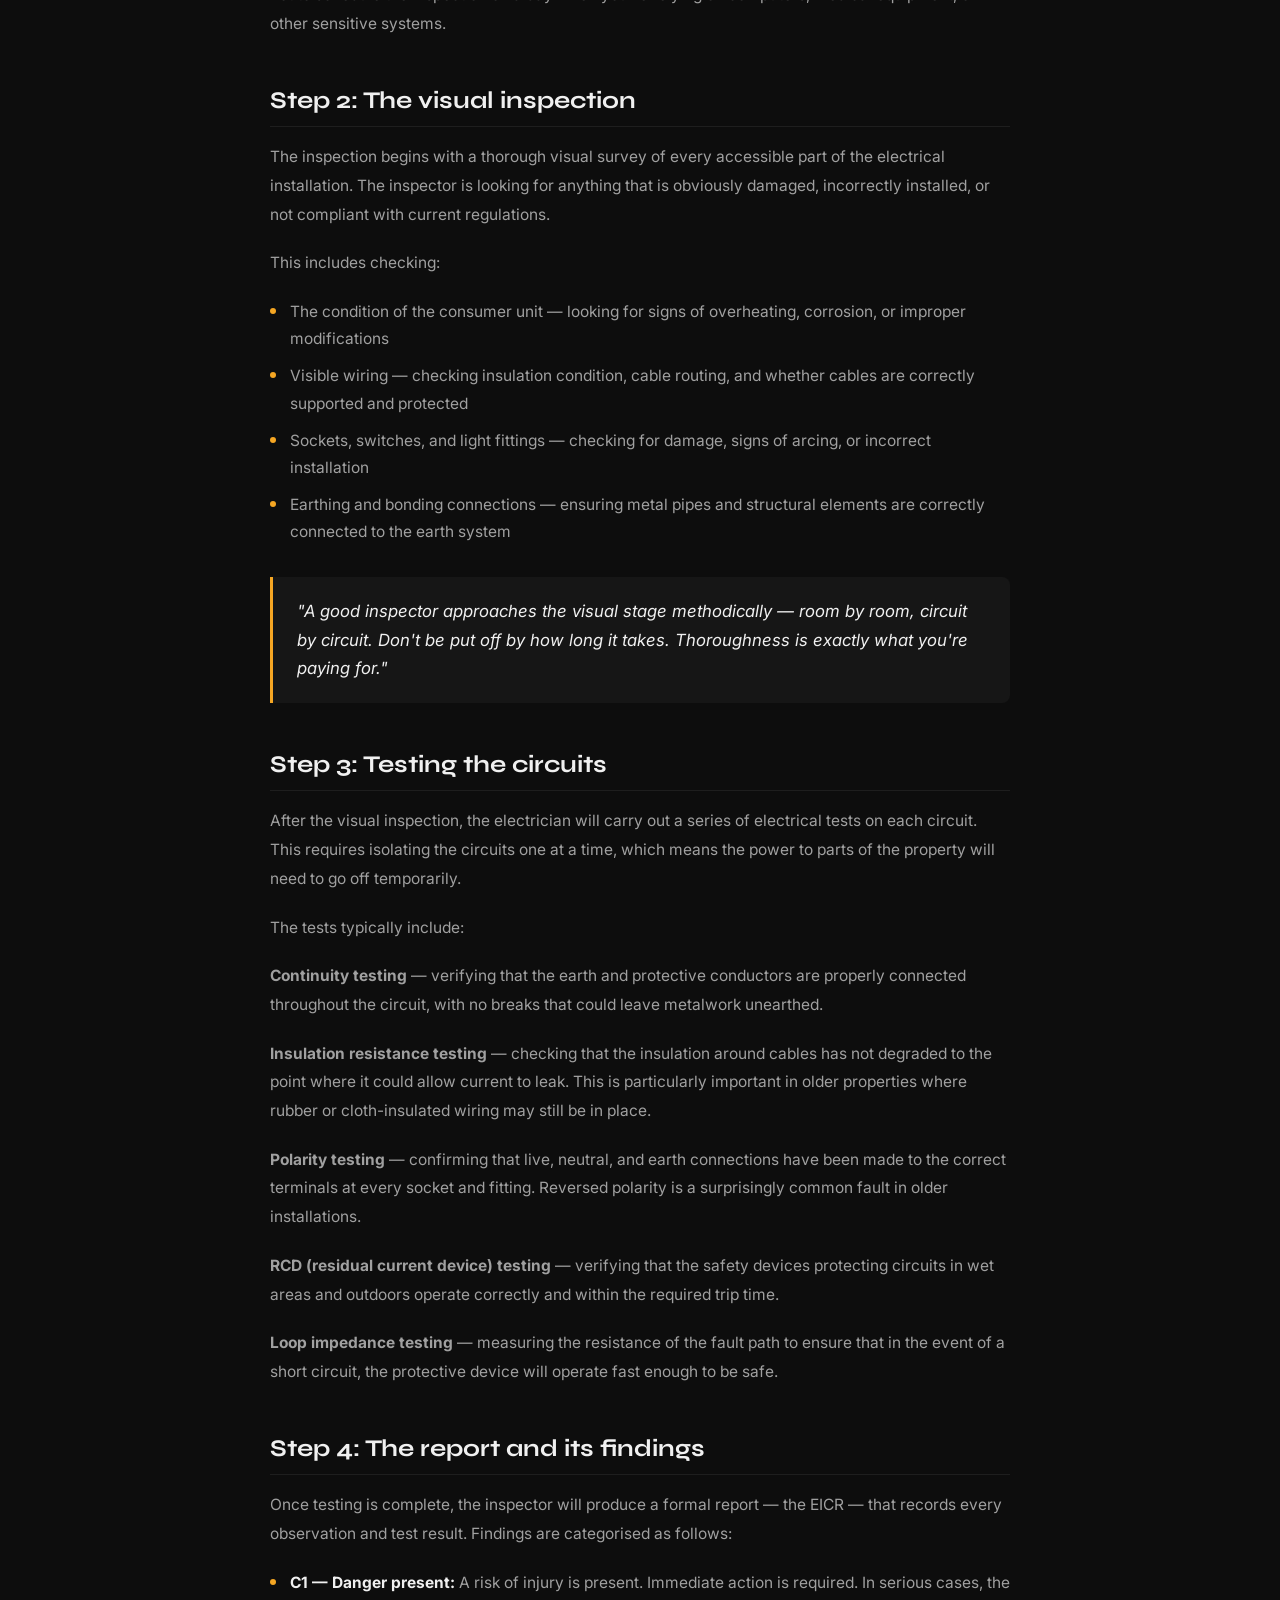
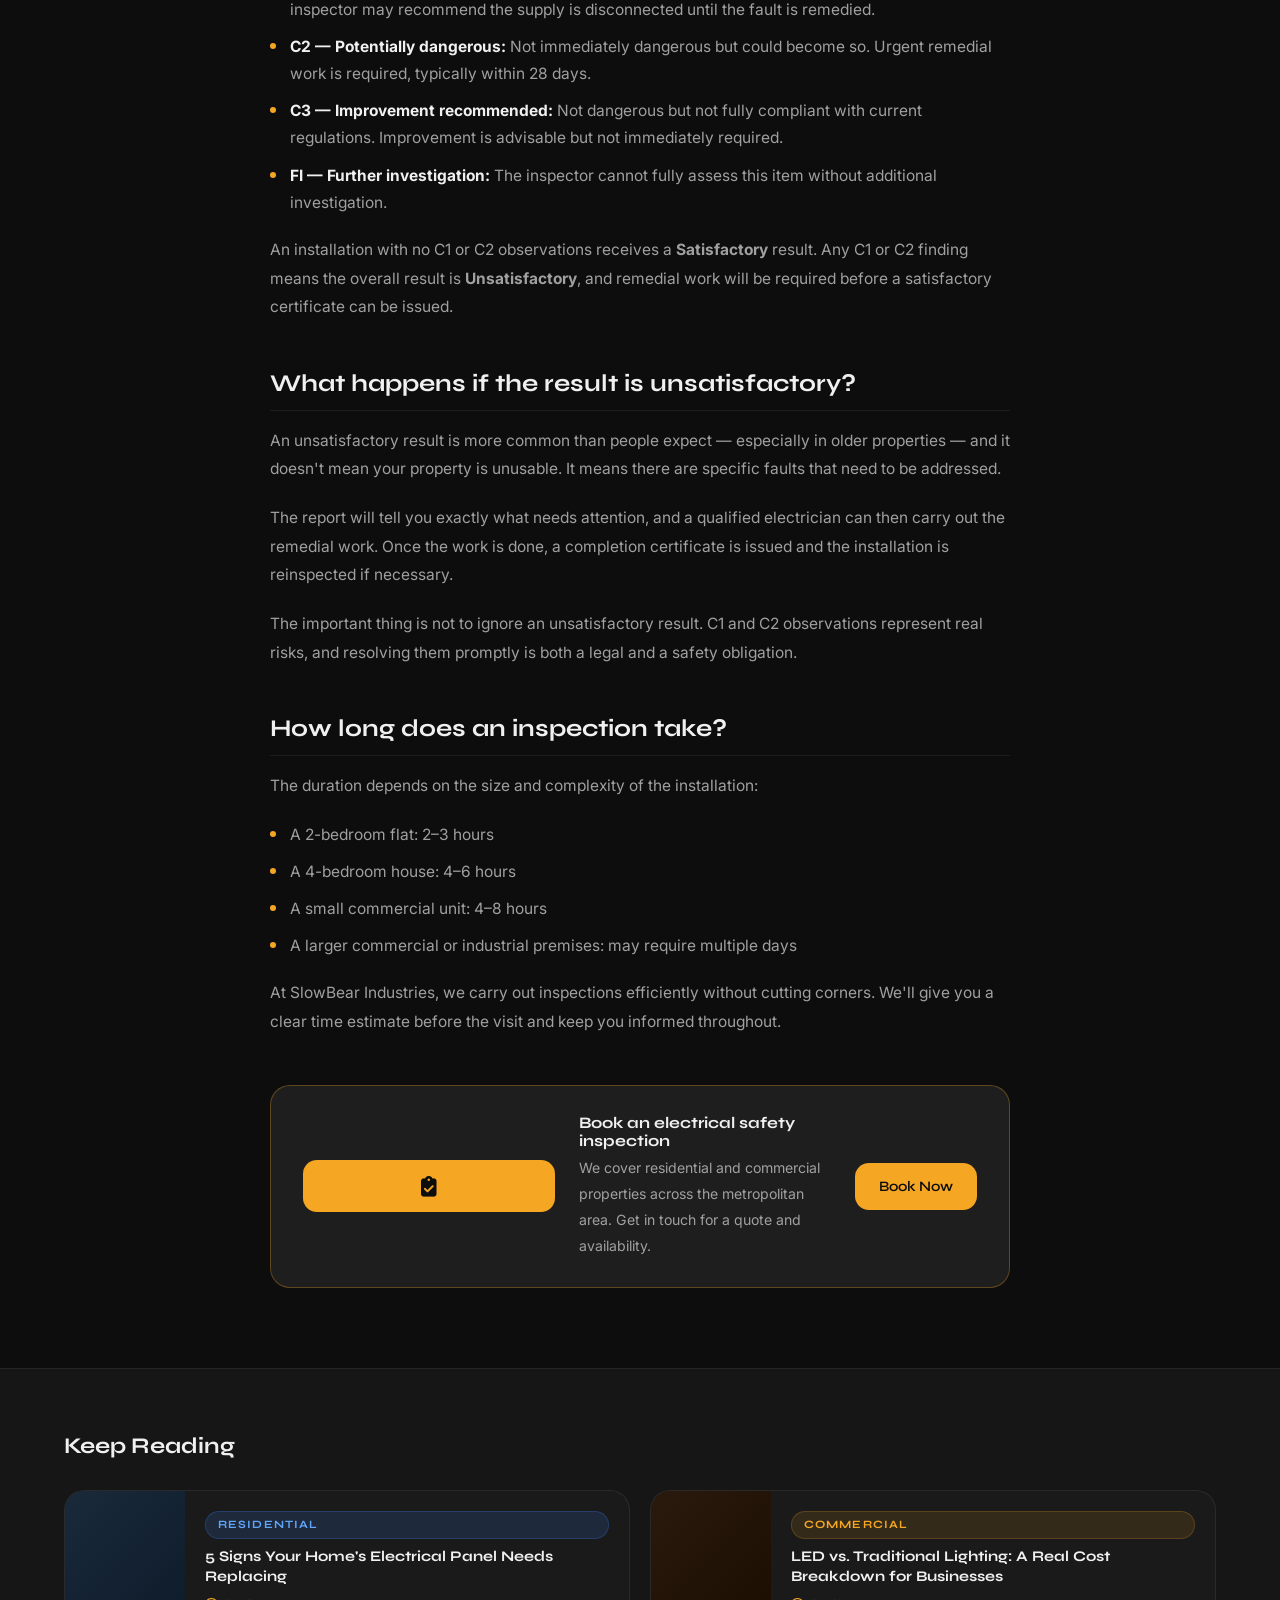
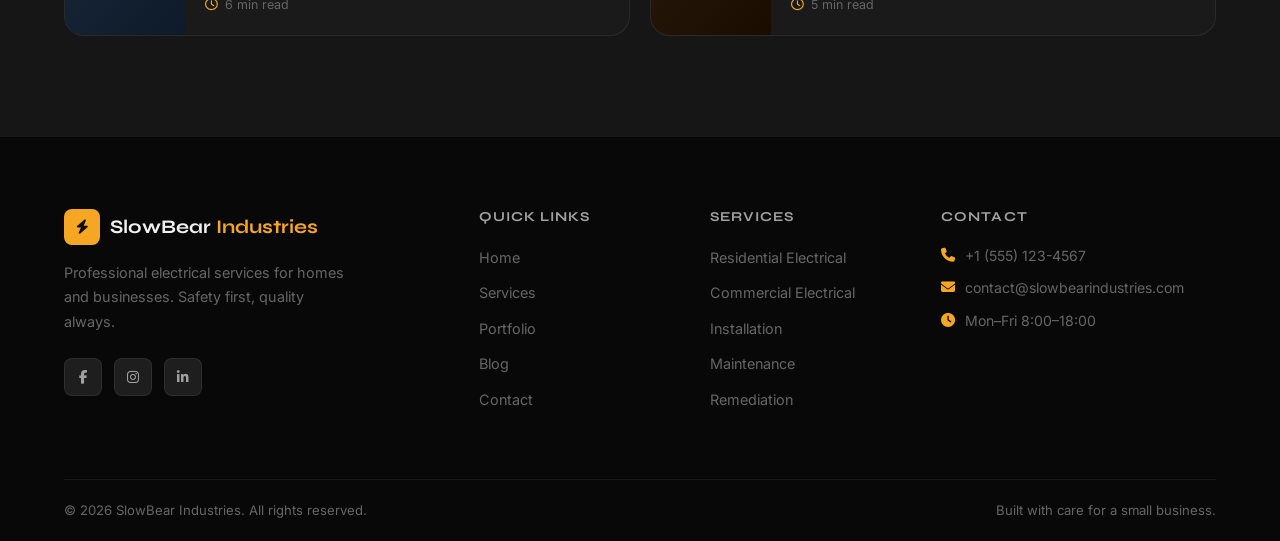
<file: blog/electrical-inspection-guide.html>
<!DOCTYPE html>
<html lang="en">
<head>
  <meta charset="UTF-8" />
  <meta name="viewport" content="width=device-width, initial-scale=1.0" />
  <meta name="description" content="What to expect from an electrical safety inspection — a step-by-step guide for homeowners and business owners." />
  <title>What to Expect From an Electrical Safety Inspection | SlowBear Industries</title>

  <link rel="preconnect" href="https://fonts.googleapis.com" />
  <link rel="preconnect" href="https://fonts.gstatic.com" crossorigin />
  <link href="https://fonts.googleapis.com/css2?family=Syne:wght@400;500;600;700;800&family=Inter:wght@300;400;500;600&display=swap" rel="stylesheet" />
  <link rel="stylesheet" href="https://cdnjs.cloudflare.com/ajax/libs/font-awesome/6.5.0/css/all.min.css" />
  <link rel="stylesheet" href="../css/style.css" />
  <link rel="stylesheet" href="../css/blog.css" />
</head>
<body>

  <!-- NAVBAR -->
  <nav class="navbar scrolled" id="navbar">
    <div class="nav-container">
      <a href="../index.html" class="nav-logo">
        <span class="logo-icon"><i class="fa-solid fa-bolt"></i></span>
        <span class="logo-text">SlowBear <span class="logo-accent">Industries</span></span>
      </a>
      <ul class="nav-links" id="navLinks">
        <li><a href="../index.html" class="nav-link">Home</a></li>
        <li><a href="../index.html#services" class="nav-link">Services</a></li>
        <li><a href="../index.html#portfolio" class="nav-link">Portfolio</a></li>
        <li><a href="../index.html#testimonials" class="nav-link">Reviews</a></li>
        <li><a href="../index.html#contact" class="nav-link">Contact</a></li>
        <li><a href="../blog.html" class="nav-link active">Blog</a></li>
      </ul>
      <a href="../index.html#contact" class="btn btn-primary nav-cta">Get a Quote</a>
      <button class="hamburger" id="hamburger" aria-label="Toggle menu">
        <span></span><span></span><span></span>
      </button>
    </div>
  </nav>

  <!-- ARTICLE HEADER -->
  <header class="article-header">
    <div class="hero-grid-bg"></div>
    <div class="container">
      <div class="article-header-content">
        <a href="../blog.html" class="article-back">
          <i class="fa-solid fa-arrow-left"></i> Back to Blog
        </a>
        <span class="blog-category blog-category--safety">Safety</span>
        <h1 class="article-title">What to Expect From an Electrical Safety Inspection</h1>
        <div class="article-meta">
          <div class="blog-author">
            <div class="blog-avatar">SB</div>
            <span>SlowBear Team</span>
          </div>
          <span class="blog-meta-dot">·</span>
          <span><i class="fa-regular fa-calendar"></i> April 15, 2026</span>
          <span class="blog-meta-dot">·</span>
          <span><i class="fa-regular fa-clock"></i> 7 min read</span>
        </div>
      </div>
    </div>
  </header>

  <!-- ARTICLE BODY -->
  <main class="article-main">
    <div class="container">
      <div class="article-body">

        <p class="article-lead">An electrical safety inspection — formally known as an Electrical Installation Condition Report (EICR) — is one of the most important checks you can have done on a residential or commercial property. Yet for most people, the process feels like a mystery. What does the inspector actually look at? How long does it take? What happens if something fails?</p>

        <p>This guide walks you through the entire process so you know exactly what to expect, how to prepare, and how to interpret the results.</p>

        <h2>Who needs an electrical inspection — and when?</h2>

        <p>There are several situations where an electrical inspection is either legally required or strongly advisable:</p>

        <ul class="article-list">
          <li><strong>Before buying a property</strong> — an inspection gives you an accurate picture of the electrical condition before you commit.</li>
          <li><strong>Rental properties</strong> — landlords are legally required to have inspections carried out at regular intervals in most jurisdictions.</li>
          <li><strong>After significant renovation work</strong> — especially if walls have been opened up or new circuits have been added.</li>
          <li><strong>Older properties</strong> — any building more than 25 years old without a recent inspection record.</li>
          <li><strong>After purchasing a commercial space</strong> — to establish a baseline before you move in.</li>
          <li><strong>If you've experienced electrical problems</strong> — repeated trips, flickering lights, burning smells, or visible damage.</li>
        </ul>

        <p>As a general rule of thumb, residential properties should be inspected every 10 years, and rental properties every 5 years — or whenever there is a change of tenancy.</p>

        <h2>Step 1: Before the inspector arrives</h2>

        <p>There's very little you need to do to prepare, but a few things will help the process go smoothly.</p>

        <p>Make sure the inspector can access all areas of the property — including lofts, basements, utility cupboards, and any outbuildings with electrical connections. Clear away any storage blocking the consumer unit (fuse box or breaker panel), and if you have any existing documentation about your electrical system — previous inspection reports, installation certificates — have these ready.</p>

        <p>Plan for some power disruption. The inspector will need to switch off circuits to test them, so it's best not to schedule the inspection on a day when you're relying on computers, medical equipment, or other sensitive systems.</p>

        <h2>Step 2: The visual inspection</h2>

        <p>The inspection begins with a thorough visual survey of every accessible part of the electrical installation. The inspector is looking for anything that is obviously damaged, incorrectly installed, or not compliant with current regulations.</p>

        <p>This includes checking:</p>

        <ul class="article-list">
          <li>The condition of the consumer unit — looking for signs of overheating, corrosion, or improper modifications</li>
          <li>Visible wiring — checking insulation condition, cable routing, and whether cables are correctly supported and protected</li>
          <li>Sockets, switches, and light fittings — checking for damage, signs of arcing, or incorrect installation</li>
          <li>Earthing and bonding connections — ensuring metal pipes and structural elements are correctly connected to the earth system</li>
        </ul>

        <blockquote class="article-quote">
          "A good inspector approaches the visual stage methodically — room by room, circuit by circuit. Don't be put off by how long it takes. Thoroughness is exactly what you're paying for."
        </blockquote>

        <h2>Step 3: Testing the circuits</h2>

        <p>After the visual inspection, the electrician will carry out a series of electrical tests on each circuit. This requires isolating the circuits one at a time, which means the power to parts of the property will need to go off temporarily.</p>

        <p>The tests typically include:</p>

        <p><strong>Continuity testing</strong> — verifying that the earth and protective conductors are properly connected throughout the circuit, with no breaks that could leave metalwork unearthed.</p>

        <p><strong>Insulation resistance testing</strong> — checking that the insulation around cables has not degraded to the point where it could allow current to leak. This is particularly important in older properties where rubber or cloth-insulated wiring may still be in place.</p>

        <p><strong>Polarity testing</strong> — confirming that live, neutral, and earth connections have been made to the correct terminals at every socket and fitting. Reversed polarity is a surprisingly common fault in older installations.</p>

        <p><strong>RCD (residual current device) testing</strong> — verifying that the safety devices protecting circuits in wet areas and outdoors operate correctly and within the required trip time.</p>

        <p><strong>Loop impedance testing</strong> — measuring the resistance of the fault path to ensure that in the event of a short circuit, the protective device will operate fast enough to be safe.</p>

        <h2>Step 4: The report and its findings</h2>

        <p>Once testing is complete, the inspector will produce a formal report — the EICR — that records every observation and test result. Findings are categorised as follows:</p>

        <ul class="article-list">
          <li><strong>C1 — Danger present:</strong> A risk of injury is present. Immediate action is required. In serious cases, the inspector may recommend the supply is disconnected until the fault is remedied.</li>
          <li><strong>C2 — Potentially dangerous:</strong> Not immediately dangerous but could become so. Urgent remedial work is required, typically within 28 days.</li>
          <li><strong>C3 — Improvement recommended:</strong> Not dangerous but not fully compliant with current regulations. Improvement is advisable but not immediately required.</li>
          <li><strong>FI — Further investigation:</strong> The inspector cannot fully assess this item without additional investigation.</li>
        </ul>

        <p>An installation with no C1 or C2 observations receives a <strong>Satisfactory</strong> result. Any C1 or C2 finding means the overall result is <strong>Unsatisfactory</strong>, and remedial work will be required before a satisfactory certificate can be issued.</p>

        <h2>What happens if the result is unsatisfactory?</h2>

        <p>An unsatisfactory result is more common than people expect — especially in older properties — and it doesn't mean your property is unusable. It means there are specific faults that need to be addressed.</p>

        <p>The report will tell you exactly what needs attention, and a qualified electrician can then carry out the remedial work. Once the work is done, a completion certificate is issued and the installation is reinspected if necessary.</p>

        <p>The important thing is not to ignore an unsatisfactory result. C1 and C2 observations represent real risks, and resolving them promptly is both a legal and a safety obligation.</p>

        <h2>How long does an inspection take?</h2>

        <p>The duration depends on the size and complexity of the installation:</p>

        <ul class="article-list">
          <li>A 2-bedroom flat: 2–3 hours</li>
          <li>A 4-bedroom house: 4–6 hours</li>
          <li>A small commercial unit: 4–8 hours</li>
          <li>A larger commercial or industrial premises: may require multiple days</li>
        </ul>

        <p>At SlowBear Industries, we carry out inspections efficiently without cutting corners. We'll give you a clear time estimate before the visit and keep you informed throughout.</p>

        <!-- CTA BOX -->
        <div class="article-cta">
          <div class="article-cta-icon"><i class="fa-solid fa-clipboard-check"></i></div>
          <div>
            <h4>Book an electrical safety inspection</h4>
            <p>We cover residential and commercial properties across the metropolitan area. Get in touch for a quote and availability.</p>
          </div>
          <a href="../index.html#contact" class="btn btn-primary">Book Now</a>
        </div>

      </div>
    </div>
  </main>

  <!-- RELATED ARTICLES -->
  <section class="related-articles">
    <div class="container">
      <h3 class="related-title">Keep Reading</h3>
      <div class="related-grid">
        <a href="home-panel-upgrade-signs.html" class="related-card">
          <div class="related-img blog-img--1"></div>
          <div class="related-info">
            <span class="blog-category blog-category--residential">Residential</span>
            <h4>5 Signs Your Home's Electrical Panel Needs Replacing</h4>
            <span class="related-read"><i class="fa-regular fa-clock"></i> 6 min read</span>
          </div>
        </a>
        <a href="led-vs-fluorescent.html" class="related-card">
          <div class="related-img blog-img--2"></div>
          <div class="related-info">
            <span class="blog-category blog-category--commercial">Commercial</span>
            <h4>LED vs. Traditional Lighting: A Real Cost Breakdown for Businesses</h4>
            <span class="related-read"><i class="fa-regular fa-clock"></i> 5 min read</span>
          </div>
        </a>
      </div>
    </div>
  </section>

  <!-- FOOTER -->
  <footer class="footer">
    <div class="container">
      <div class="footer-grid">
        <div class="footer-brand">
          <a href="../index.html" class="nav-logo">
            <span class="logo-icon"><i class="fa-solid fa-bolt"></i></span>
            <span class="logo-text">SlowBear <span class="logo-accent">Industries</span></span>
          </a>
          <p class="footer-tagline">Professional electrical services for homes and businesses. Safety first, quality always.</p>
          <div class="footer-social">
            <a href="#" aria-label="Facebook"><i class="fa-brands fa-facebook-f"></i></a>
            <a href="#" aria-label="Instagram"><i class="fa-brands fa-instagram"></i></a>
            <a href="#" aria-label="LinkedIn"><i class="fa-brands fa-linkedin-in"></i></a>
          </div>
        </div>
        <div class="footer-links">
          <h5>Quick Links</h5>
          <ul>
            <li><a href="../index.html">Home</a></li>
            <li><a href="../index.html#services">Services</a></li>
            <li><a href="../index.html#portfolio">Portfolio</a></li>
            <li><a href="../blog.html">Blog</a></li>
            <li><a href="../index.html#contact">Contact</a></li>
          </ul>
        </div>
        <div class="footer-links">
          <h5>Services</h5>
          <ul>
            <li><a href="../index.html#services">Residential Electrical</a></li>
            <li><a href="../index.html#services">Commercial Electrical</a></li>
            <li><a href="../index.html#services">Installation</a></li>
            <li><a href="../index.html#services">Maintenance</a></li>
            <li><a href="../index.html#services">Remediation</a></li>
          </ul>
        </div>
        <div class="footer-contact">
          <h5>Contact</h5>
          <ul>
            <li><i class="fa-solid fa-phone"></i> +1 (555) 123-4567</li>
            <li><i class="fa-solid fa-envelope"></i> contact@slowbearindustries.com</li>
            <li><i class="fa-solid fa-clock"></i> Mon–Fri 8:00–18:00</li>
          </ul>
        </div>
      </div>
      <div class="footer-bottom">
        <p>&copy; 2026 SlowBear Industries. All rights reserved.</p>
        <p>Built with care for a small business.</p>
      </div>
    </div>
  </footer>

  <script src="../js/blog.js"></script>
</body>
</html>
</file>
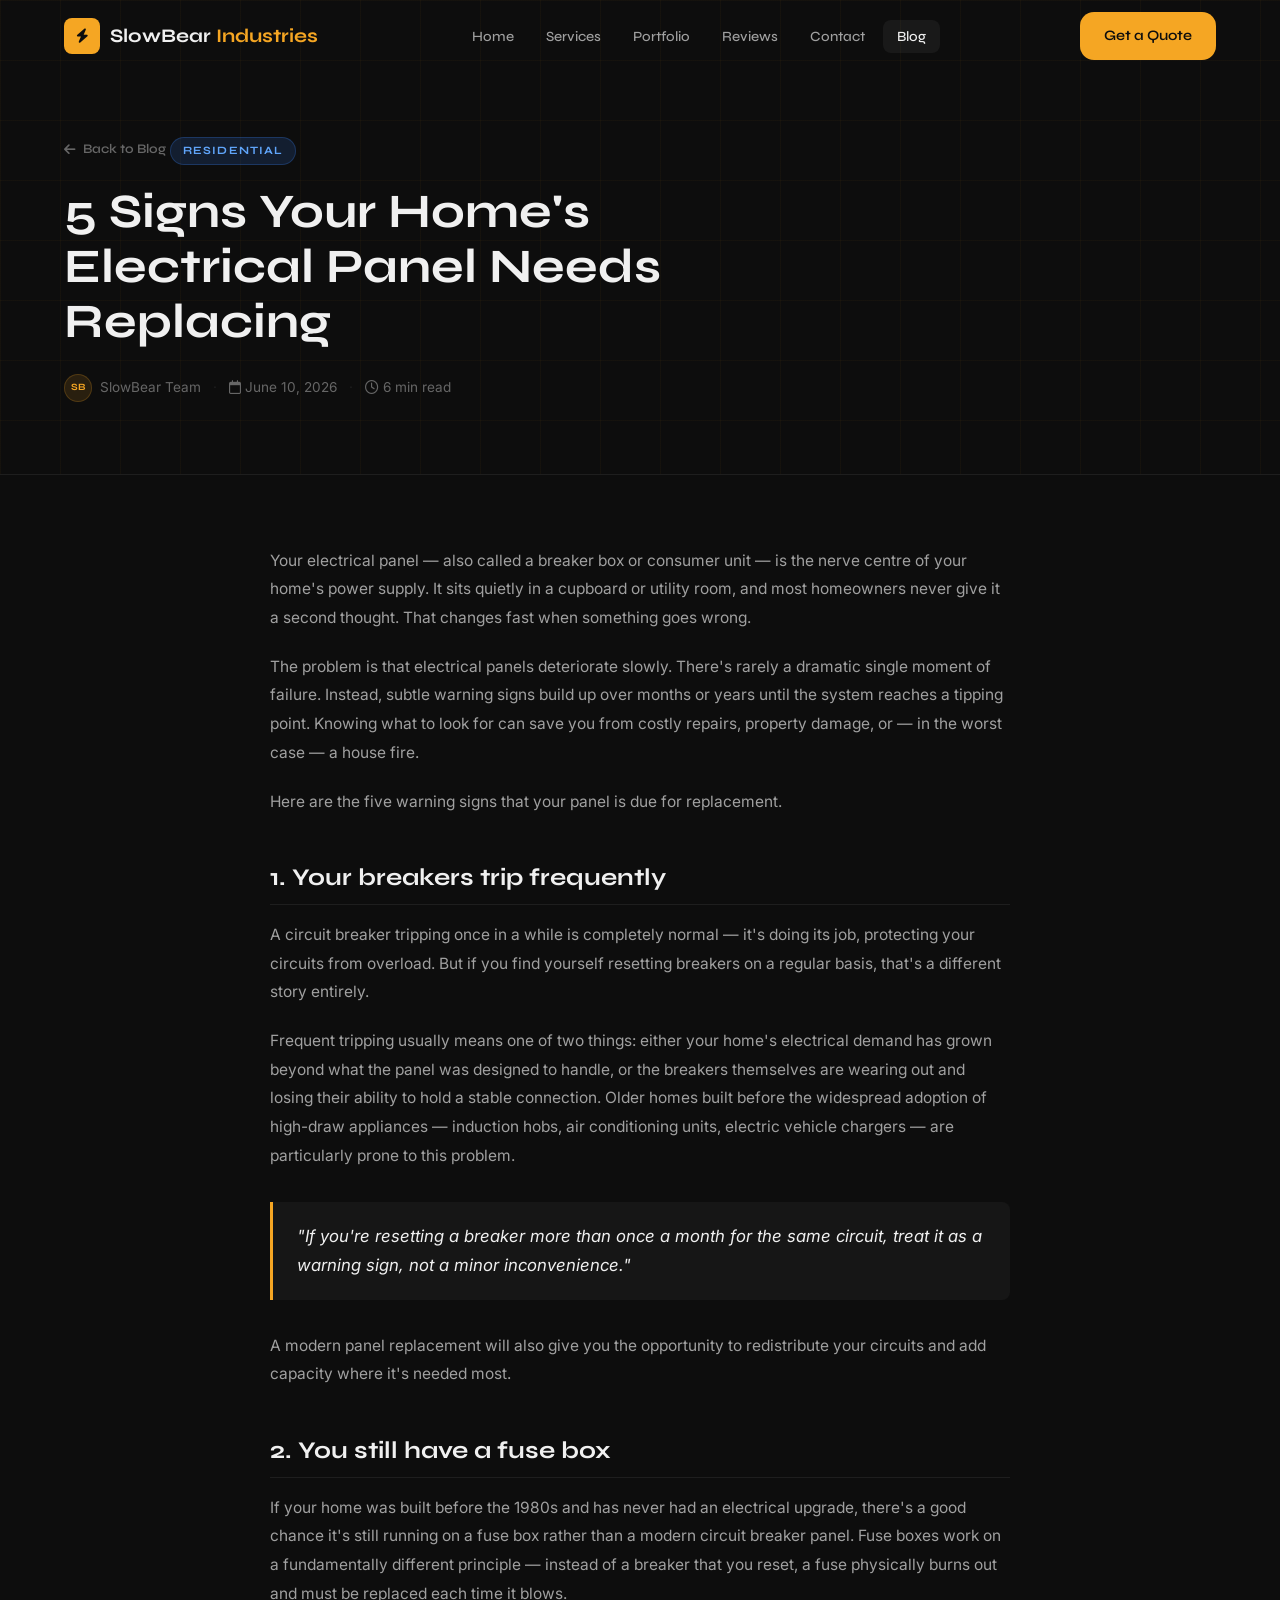
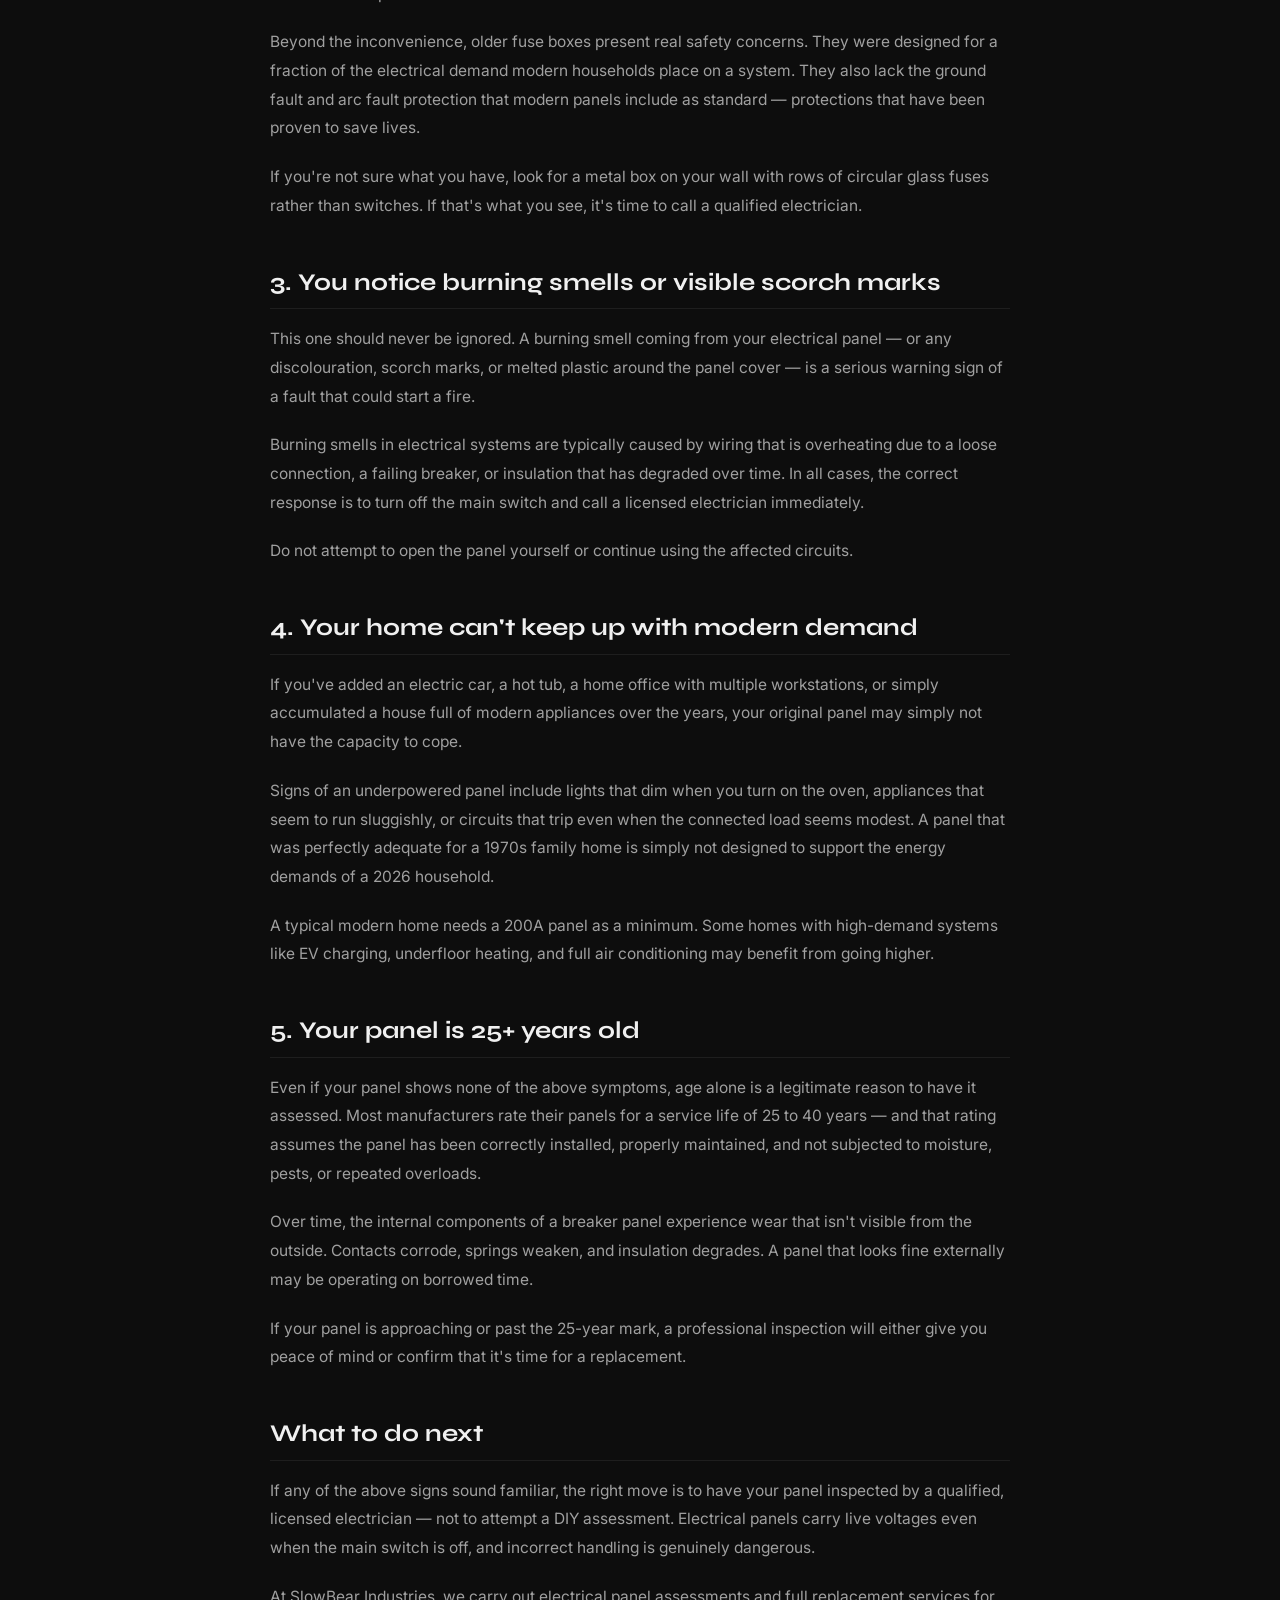
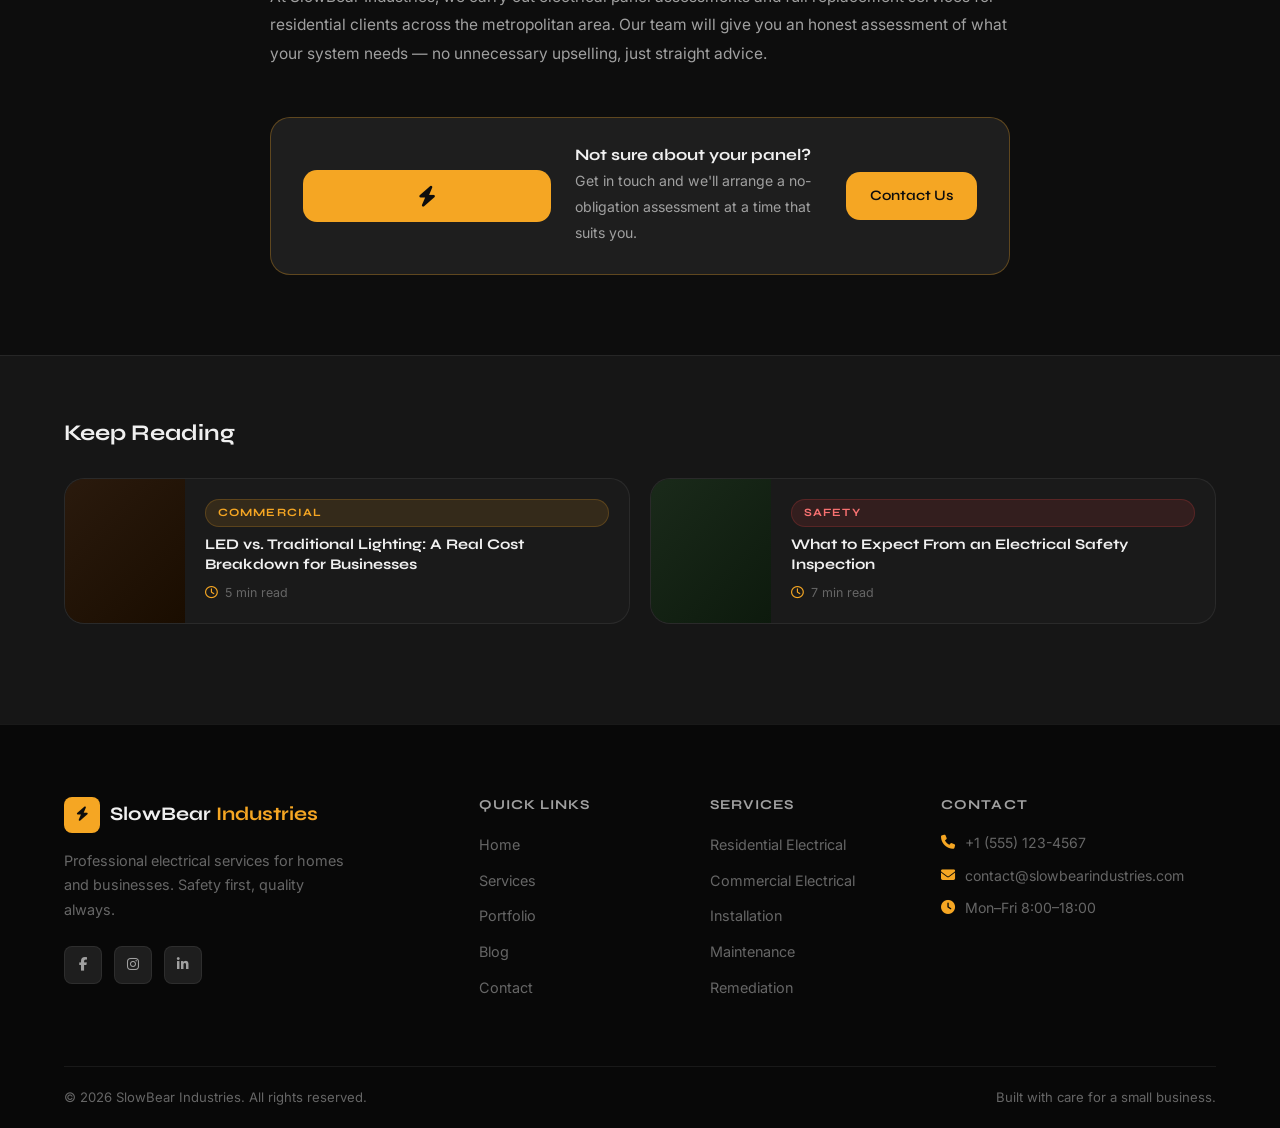
<file: blog/home-panel-upgrade-signs.html>
<!DOCTYPE html>
<html lang="en">
<head>
  <meta charset="UTF-8" />
  <meta name="viewport" content="width=device-width, initial-scale=1.0" />
  <meta name="description" content="5 warning signs your home's electrical panel needs replacing — what to look for and when to call a professional." />
  <title>5 Signs Your Home's Electrical Panel Needs Replacing | SlowBear Industries</title>

  <link rel="preconnect" href="https://fonts.googleapis.com" />
  <link rel="preconnect" href="https://fonts.gstatic.com" crossorigin />
  <link href="https://fonts.googleapis.com/css2?family=Syne:wght@400;500;600;700;800&family=Inter:wght@300;400;500;600&display=swap" rel="stylesheet" />
  <link rel="stylesheet" href="https://cdnjs.cloudflare.com/ajax/libs/font-awesome/6.5.0/css/all.min.css" />
  <link rel="stylesheet" href="../css/style.css" />
  <link rel="stylesheet" href="../css/blog.css" />
</head>
<body>

  <!-- NAVBAR -->
  <nav class="navbar scrolled" id="navbar">
    <div class="nav-container">
      <a href="../index.html" class="nav-logo">
        <span class="logo-icon"><i class="fa-solid fa-bolt"></i></span>
        <span class="logo-text">SlowBear <span class="logo-accent">Industries</span></span>
      </a>
      <ul class="nav-links" id="navLinks">
        <li><a href="../index.html" class="nav-link">Home</a></li>
        <li><a href="../index.html#services" class="nav-link">Services</a></li>
        <li><a href="../index.html#portfolio" class="nav-link">Portfolio</a></li>
        <li><a href="../index.html#testimonials" class="nav-link">Reviews</a></li>
        <li><a href="../index.html#contact" class="nav-link">Contact</a></li>
        <li><a href="../blog.html" class="nav-link active">Blog</a></li>
      </ul>
      <a href="../index.html#contact" class="btn btn-primary nav-cta">Get a Quote</a>
      <button class="hamburger" id="hamburger" aria-label="Toggle menu">
        <span></span><span></span><span></span>
      </button>
    </div>
  </nav>

  <!-- ARTICLE HEADER -->
  <header class="article-header">
    <div class="hero-grid-bg"></div>
    <div class="container">
      <div class="article-header-content">
        <a href="../blog.html" class="article-back">
          <i class="fa-solid fa-arrow-left"></i> Back to Blog
        </a>
        <span class="blog-category blog-category--residential">Residential</span>
        <h1 class="article-title">5 Signs Your Home's Electrical Panel Needs Replacing</h1>
        <div class="article-meta">
          <div class="blog-author">
            <div class="blog-avatar">SB</div>
            <span>SlowBear Team</span>
          </div>
          <span class="blog-meta-dot">·</span>
          <span><i class="fa-regular fa-calendar"></i> June 10, 2026</span>
          <span class="blog-meta-dot">·</span>
          <span><i class="fa-regular fa-clock"></i> 6 min read</span>
        </div>
      </div>
    </div>
  </header>

  <!-- ARTICLE BODY -->
  <main class="article-main">
    <div class="container">
      <div class="article-body">

        <p class="article-lead">Your electrical panel — also called a breaker box or consumer unit — is the nerve centre of your home's power supply. It sits quietly in a cupboard or utility room, and most homeowners never give it a second thought. That changes fast when something goes wrong.</p>

        <p>The problem is that electrical panels deteriorate slowly. There's rarely a dramatic single moment of failure. Instead, subtle warning signs build up over months or years until the system reaches a tipping point. Knowing what to look for can save you from costly repairs, property damage, or — in the worst case — a house fire.</p>

        <p>Here are the five warning signs that your panel is due for replacement.</p>

        <h2>1. Your breakers trip frequently</h2>

        <p>A circuit breaker tripping once in a while is completely normal — it's doing its job, protecting your circuits from overload. But if you find yourself resetting breakers on a regular basis, that's a different story entirely.</p>

        <p>Frequent tripping usually means one of two things: either your home's electrical demand has grown beyond what the panel was designed to handle, or the breakers themselves are wearing out and losing their ability to hold a stable connection. Older homes built before the widespread adoption of high-draw appliances — induction hobs, air conditioning units, electric vehicle chargers — are particularly prone to this problem.</p>

        <blockquote class="article-quote">
          "If you're resetting a breaker more than once a month for the same circuit, treat it as a warning sign, not a minor inconvenience."
        </blockquote>

        <p>A modern panel replacement will also give you the opportunity to redistribute your circuits and add capacity where it's needed most.</p>

        <h2>2. You still have a fuse box</h2>

        <p>If your home was built before the 1980s and has never had an electrical upgrade, there's a good chance it's still running on a fuse box rather than a modern circuit breaker panel. Fuse boxes work on a fundamentally different principle — instead of a breaker that you reset, a fuse physically burns out and must be replaced each time it blows.</p>

        <p>Beyond the inconvenience, older fuse boxes present real safety concerns. They were designed for a fraction of the electrical demand modern households place on a system. They also lack the ground fault and arc fault protection that modern panels include as standard — protections that have been proven to save lives.</p>

        <p>If you're not sure what you have, look for a metal box on your wall with rows of circular glass fuses rather than switches. If that's what you see, it's time to call a qualified electrician.</p>

        <h2>3. You notice burning smells or visible scorch marks</h2>

        <p>This one should never be ignored. A burning smell coming from your electrical panel — or any discolouration, scorch marks, or melted plastic around the panel cover — is a serious warning sign of a fault that could start a fire.</p>

        <p>Burning smells in electrical systems are typically caused by wiring that is overheating due to a loose connection, a failing breaker, or insulation that has degraded over time. In all cases, the correct response is to turn off the main switch and call a licensed electrician immediately.</p>

        <p>Do not attempt to open the panel yourself or continue using the affected circuits.</p>

        <h2>4. Your home can't keep up with modern demand</h2>

        <p>If you've added an electric car, a hot tub, a home office with multiple workstations, or simply accumulated a house full of modern appliances over the years, your original panel may simply not have the capacity to cope.</p>

        <p>Signs of an underpowered panel include lights that dim when you turn on the oven, appliances that seem to run sluggishly, or circuits that trip even when the connected load seems modest. A panel that was perfectly adequate for a 1970s family home is simply not designed to support the energy demands of a 2026 household.</p>

        <p>A typical modern home needs a 200A panel as a minimum. Some homes with high-demand systems like EV charging, underfloor heating, and full air conditioning may benefit from going higher.</p>

        <h2>5. Your panel is 25+ years old</h2>

        <p>Even if your panel shows none of the above symptoms, age alone is a legitimate reason to have it assessed. Most manufacturers rate their panels for a service life of 25 to 40 years — and that rating assumes the panel has been correctly installed, properly maintained, and not subjected to moisture, pests, or repeated overloads.</p>

        <p>Over time, the internal components of a breaker panel experience wear that isn't visible from the outside. Contacts corrode, springs weaken, and insulation degrades. A panel that looks fine externally may be operating on borrowed time.</p>

        <p>If your panel is approaching or past the 25-year mark, a professional inspection will either give you peace of mind or confirm that it's time for a replacement.</p>

        <h2>What to do next</h2>

        <p>If any of the above signs sound familiar, the right move is to have your panel inspected by a qualified, licensed electrician — not to attempt a DIY assessment. Electrical panels carry live voltages even when the main switch is off, and incorrect handling is genuinely dangerous.</p>

        <p>At SlowBear Industries, we carry out electrical panel assessments and full replacement services for residential clients across the metropolitan area. Our team will give you an honest assessment of what your system needs — no unnecessary upselling, just straight advice.</p>

        <!-- CTA BOX -->
        <div class="article-cta">
          <div class="article-cta-icon"><i class="fa-solid fa-bolt"></i></div>
          <div>
            <h4>Not sure about your panel?</h4>
            <p>Get in touch and we'll arrange a no-obligation assessment at a time that suits you.</p>
          </div>
          <a href="../index.html#contact" class="btn btn-primary">Contact Us</a>
        </div>

      </div>
    </div>
  </main>

  <!-- RELATED ARTICLES -->
  <section class="related-articles">
    <div class="container">
      <h3 class="related-title">Keep Reading</h3>
      <div class="related-grid">
        <a href="led-vs-fluorescent.html" class="related-card">
          <div class="related-img blog-img--2"></div>
          <div class="related-info">
            <span class="blog-category blog-category--commercial">Commercial</span>
            <h4>LED vs. Traditional Lighting: A Real Cost Breakdown for Businesses</h4>
            <span class="related-read"><i class="fa-regular fa-clock"></i> 5 min read</span>
          </div>
        </a>
        <a href="electrical-inspection-guide.html" class="related-card">
          <div class="related-img blog-img--3"></div>
          <div class="related-info">
            <span class="blog-category blog-category--safety">Safety</span>
            <h4>What to Expect From an Electrical Safety Inspection</h4>
            <span class="related-read"><i class="fa-regular fa-clock"></i> 7 min read</span>
          </div>
        </a>
      </div>
    </div>
  </section>

  <!-- FOOTER -->
  <footer class="footer">
    <div class="container">
      <div class="footer-grid">
        <div class="footer-brand">
          <a href="../index.html" class="nav-logo">
            <span class="logo-icon"><i class="fa-solid fa-bolt"></i></span>
            <span class="logo-text">SlowBear <span class="logo-accent">Industries</span></span>
          </a>
          <p class="footer-tagline">Professional electrical services for homes and businesses. Safety first, quality always.</p>
          <div class="footer-social">
            <a href="#" aria-label="Facebook"><i class="fa-brands fa-facebook-f"></i></a>
            <a href="#" aria-label="Instagram"><i class="fa-brands fa-instagram"></i></a>
            <a href="#" aria-label="LinkedIn"><i class="fa-brands fa-linkedin-in"></i></a>
          </div>
        </div>
        <div class="footer-links">
          <h5>Quick Links</h5>
          <ul>
            <li><a href="../index.html">Home</a></li>
            <li><a href="../index.html#services">Services</a></li>
            <li><a href="../index.html#portfolio">Portfolio</a></li>
            <li><a href="../blog.html">Blog</a></li>
            <li><a href="../index.html#contact">Contact</a></li>
          </ul>
        </div>
        <div class="footer-links">
          <h5>Services</h5>
          <ul>
            <li><a href="../index.html#services">Residential Electrical</a></li>
            <li><a href="../index.html#services">Commercial Electrical</a></li>
            <li><a href="../index.html#services">Installation</a></li>
            <li><a href="../index.html#services">Maintenance</a></li>
            <li><a href="../index.html#services">Remediation</a></li>
          </ul>
        </div>
        <div class="footer-contact">
          <h5>Contact</h5>
          <ul>
            <li><i class="fa-solid fa-phone"></i> +1 (555) 123-4567</li>
            <li><i class="fa-solid fa-envelope"></i> contact@slowbearindustries.com</li>
            <li><i class="fa-solid fa-clock"></i> Mon–Fri 8:00–18:00</li>
          </ul>
        </div>
      </div>
      <div class="footer-bottom">
        <p>&copy; 2026 SlowBear Industries. All rights reserved.</p>
        <p>Built with care for a small business.</p>
      </div>
    </div>
  </footer>

  <script src="../js/blog.js"></script>
</body>
</html>
</file>
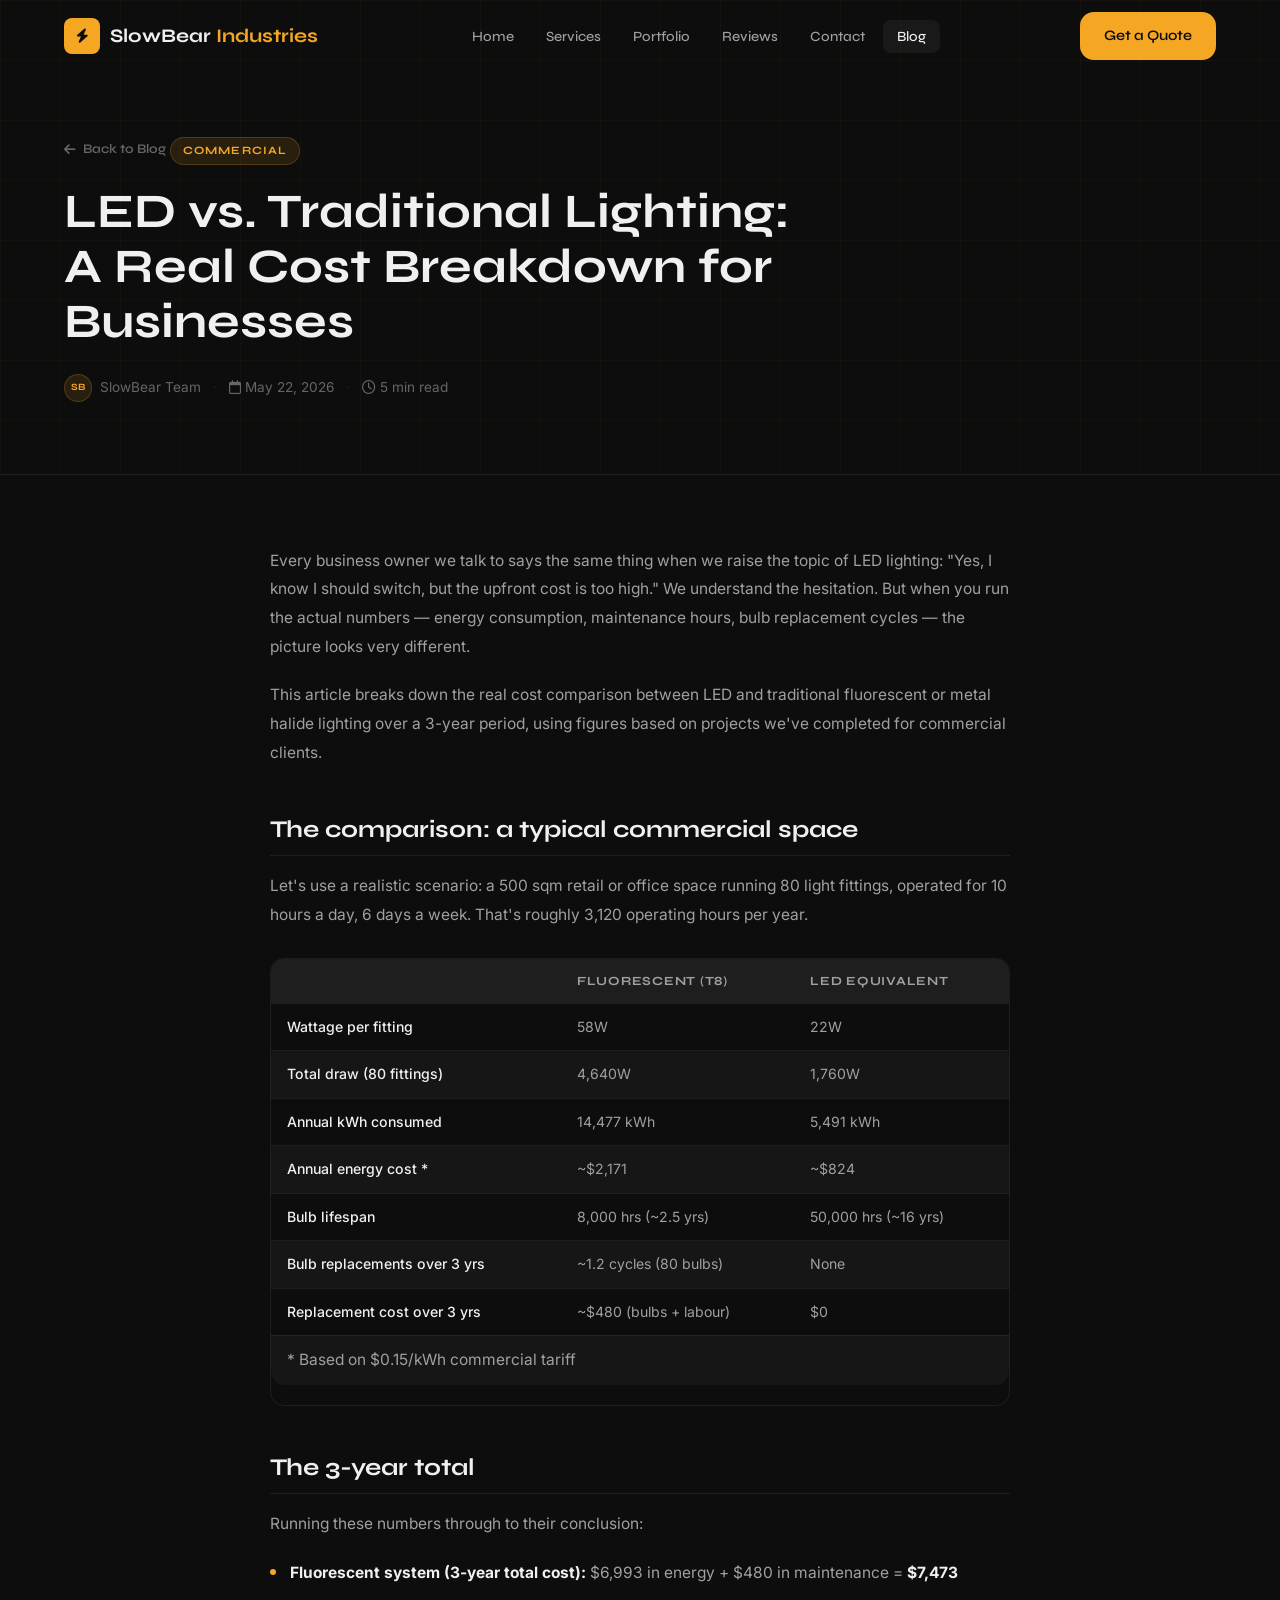
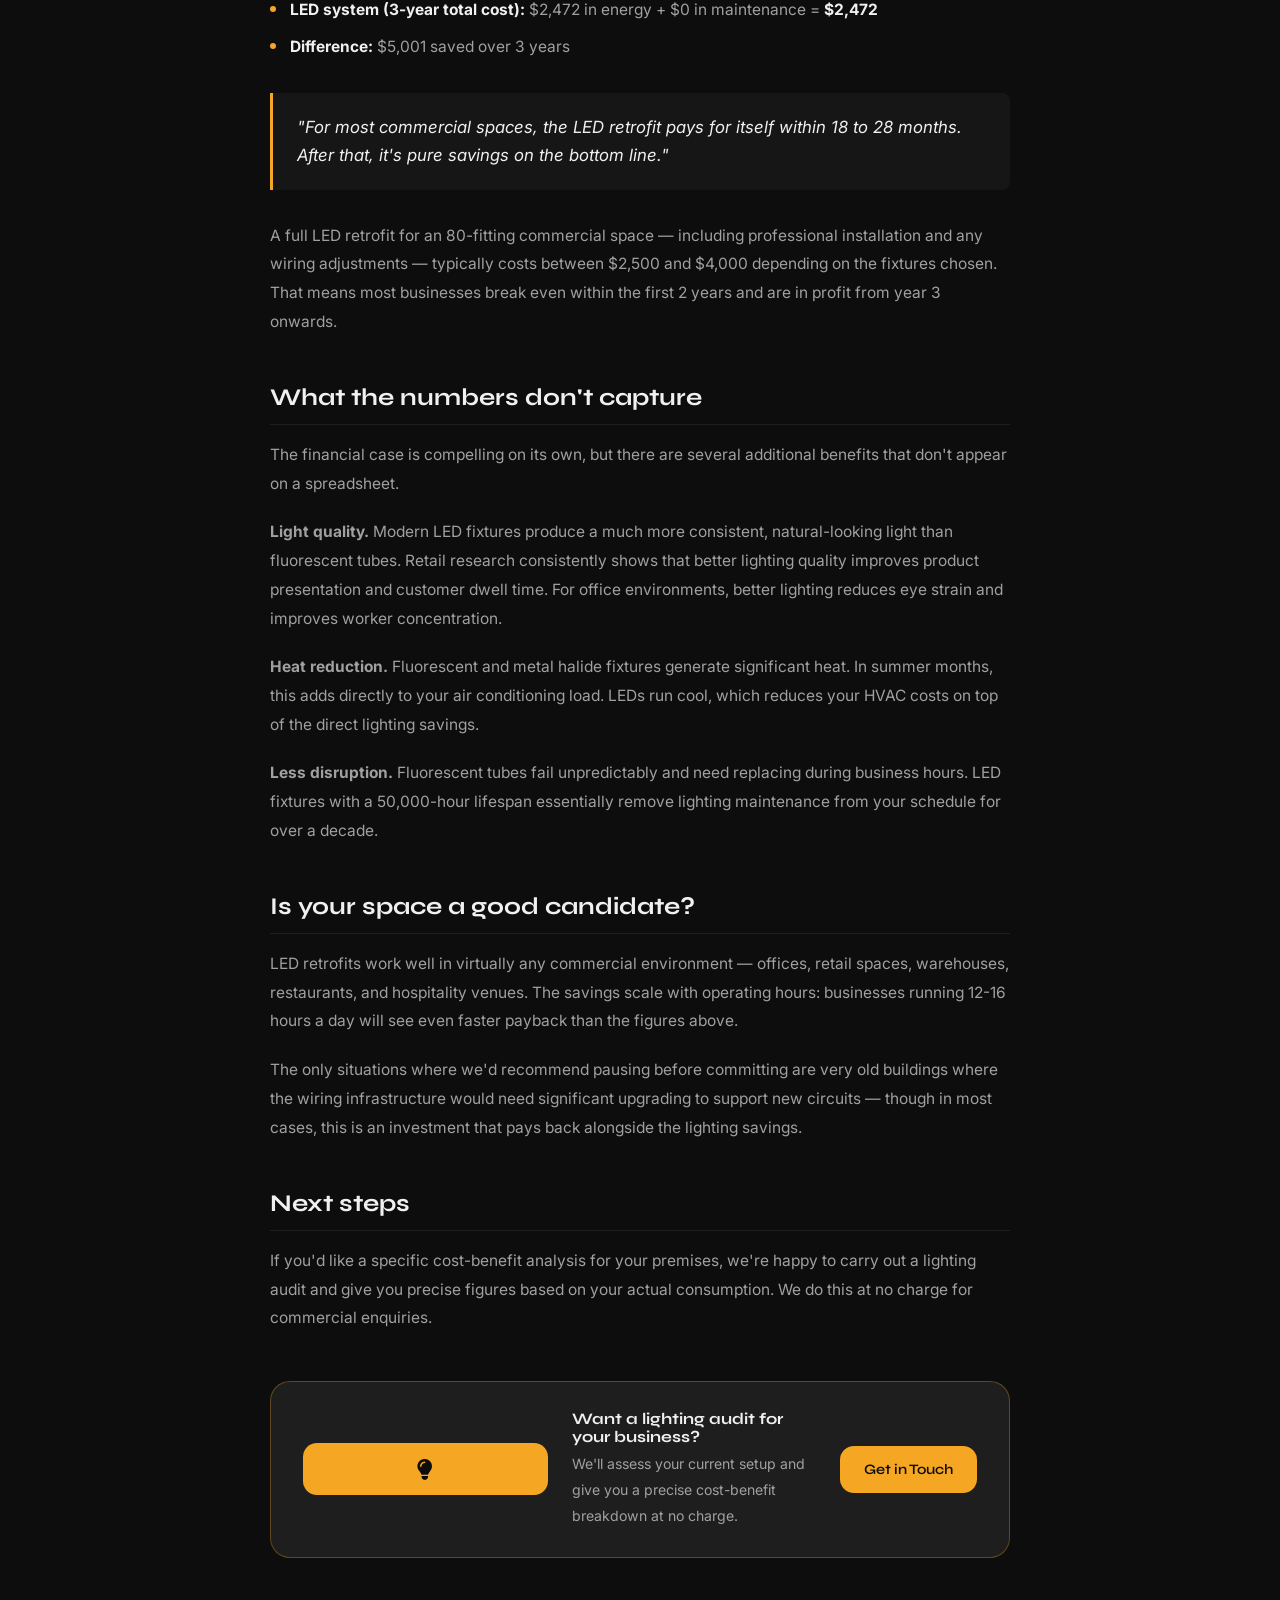
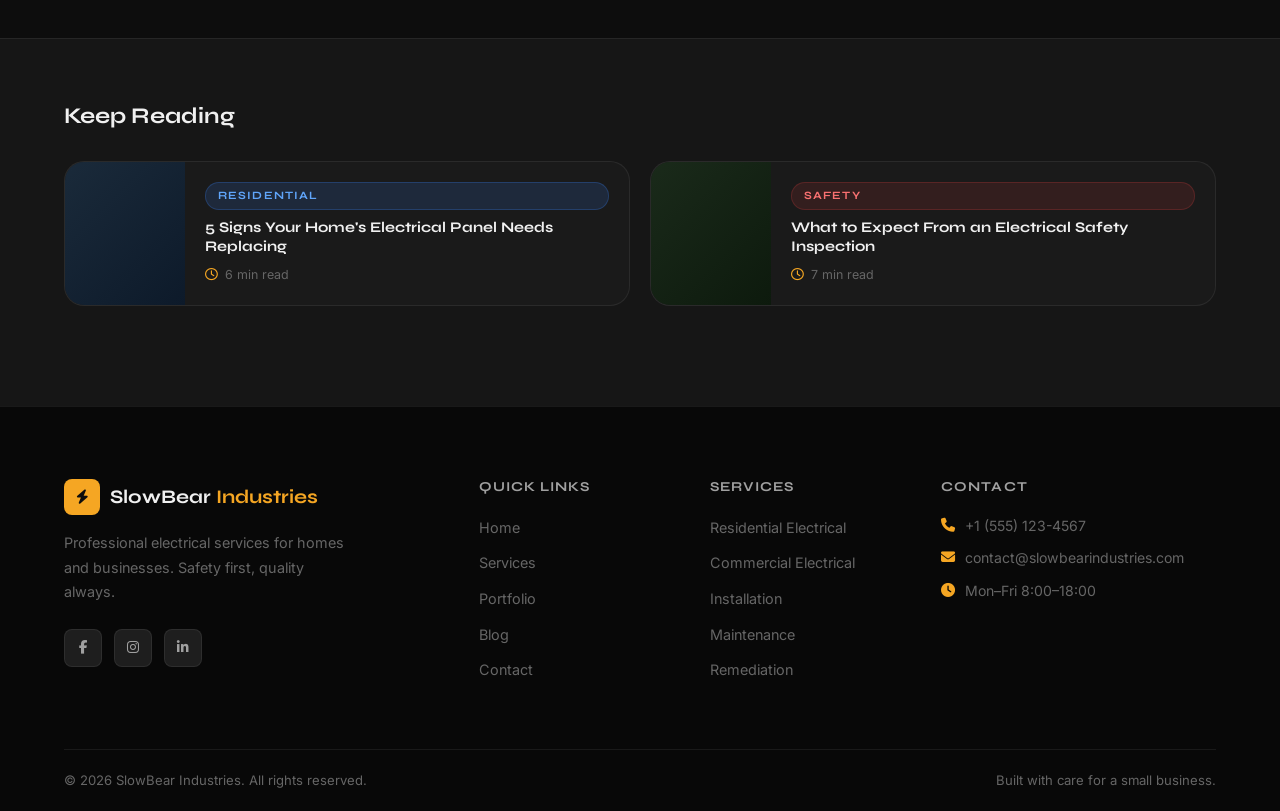
<file: blog/led-vs-fluorescent.html>
<!DOCTYPE html>
<html lang="en">
<head>
  <meta charset="UTF-8" />
  <meta name="viewport" content="width=device-width, initial-scale=1.0" />
  <meta name="description" content="LED vs traditional fluorescent lighting — a real cost breakdown for businesses including energy, maintenance, and ROI calculations." />
  <title>LED vs. Traditional Lighting: A Cost Breakdown | SlowBear Industries</title>

  <link rel="preconnect" href="https://fonts.googleapis.com" />
  <link rel="preconnect" href="https://fonts.gstatic.com" crossorigin />
  <link href="https://fonts.googleapis.com/css2?family=Syne:wght@400;500;600;700;800&family=Inter:wght@300;400;500;600&display=swap" rel="stylesheet" />
  <link rel="stylesheet" href="https://cdnjs.cloudflare.com/ajax/libs/font-awesome/6.5.0/css/all.min.css" />
  <link rel="stylesheet" href="../css/style.css" />
  <link rel="stylesheet" href="../css/blog.css" />
</head>
<body>

  <!-- NAVBAR -->
  <nav class="navbar scrolled" id="navbar">
    <div class="nav-container">
      <a href="../index.html" class="nav-logo">
        <span class="logo-icon"><i class="fa-solid fa-bolt"></i></span>
        <span class="logo-text">SlowBear <span class="logo-accent">Industries</span></span>
      </a>
      <ul class="nav-links" id="navLinks">
        <li><a href="../index.html" class="nav-link">Home</a></li>
        <li><a href="../index.html#services" class="nav-link">Services</a></li>
        <li><a href="../index.html#portfolio" class="nav-link">Portfolio</a></li>
        <li><a href="../index.html#testimonials" class="nav-link">Reviews</a></li>
        <li><a href="../index.html#contact" class="nav-link">Contact</a></li>
        <li><a href="../blog.html" class="nav-link active">Blog</a></li>
      </ul>
      <a href="../index.html#contact" class="btn btn-primary nav-cta">Get a Quote</a>
      <button class="hamburger" id="hamburger" aria-label="Toggle menu">
        <span></span><span></span><span></span>
      </button>
    </div>
  </nav>

  <!-- ARTICLE HEADER -->
  <header class="article-header">
    <div class="hero-grid-bg"></div>
    <div class="container">
      <div class="article-header-content">
        <a href="../blog.html" class="article-back">
          <i class="fa-solid fa-arrow-left"></i> Back to Blog
        </a>
        <span class="blog-category blog-category--commercial">Commercial</span>
        <h1 class="article-title">LED vs. Traditional Lighting: A Real Cost Breakdown for Businesses</h1>
        <div class="article-meta">
          <div class="blog-author">
            <div class="blog-avatar">SB</div>
            <span>SlowBear Team</span>
          </div>
          <span class="blog-meta-dot">·</span>
          <span><i class="fa-regular fa-calendar"></i> May 22, 2026</span>
          <span class="blog-meta-dot">·</span>
          <span><i class="fa-regular fa-clock"></i> 5 min read</span>
        </div>
      </div>
    </div>
  </header>

  <!-- ARTICLE BODY -->
  <main class="article-main">
    <div class="container">
      <div class="article-body">

        <p class="article-lead">Every business owner we talk to says the same thing when we raise the topic of LED lighting: "Yes, I know I should switch, but the upfront cost is too high." We understand the hesitation. But when you run the actual numbers — energy consumption, maintenance hours, bulb replacement cycles — the picture looks very different.</p>

        <p>This article breaks down the real cost comparison between LED and traditional fluorescent or metal halide lighting over a 3-year period, using figures based on projects we've completed for commercial clients.</p>

        <h2>The comparison: a typical commercial space</h2>

        <p>Let's use a realistic scenario: a 500 sqm retail or office space running 80 light fittings, operated for 10 hours a day, 6 days a week. That's roughly 3,120 operating hours per year.</p>

        <div class="article-table-wrap">
          <table class="article-table">
            <thead>
              <tr>
                <th></th>
                <th>Fluorescent (T8)</th>
                <th>LED Equivalent</th>
              </tr>
            </thead>
            <tbody>
              <tr>
                <td>Wattage per fitting</td>
                <td>58W</td>
                <td>22W</td>
              </tr>
              <tr>
                <td>Total draw (80 fittings)</td>
                <td>4,640W</td>
                <td>1,760W</td>
              </tr>
              <tr>
                <td>Annual kWh consumed</td>
                <td>14,477 kWh</td>
                <td>5,491 kWh</td>
              </tr>
              <tr>
                <td>Annual energy cost *</td>
                <td>~$2,171</td>
                <td>~$824</td>
              </tr>
              <tr>
                <td>Bulb lifespan</td>
                <td>8,000 hrs (~2.5 yrs)</td>
                <td>50,000 hrs (~16 yrs)</td>
              </tr>
              <tr>
                <td>Bulb replacements over 3 yrs</td>
                <td>~1.2 cycles (80 bulbs)</td>
                <td>None</td>
              </tr>
              <tr>
                <td>Replacement cost over 3 yrs</td>
                <td>~$480 (bulbs + labour)</td>
                <td>$0</td>
              </tr>
            </tbody>
          </table>
          <p class="table-note">* Based on $0.15/kWh commercial tariff</p>
        </div>

        <h2>The 3-year total</h2>

        <p>Running these numbers through to their conclusion:</p>

        <ul class="article-list">
          <li><strong>Fluorescent system (3-year total cost):</strong> $6,993 in energy + $480 in maintenance = <strong>$7,473</strong></li>
          <li><strong>LED system (3-year total cost):</strong> $2,472 in energy + $0 in maintenance = <strong>$2,472</strong></li>
          <li><strong>Difference:</strong> $5,001 saved over 3 years</li>
        </ul>

        <blockquote class="article-quote">
          "For most commercial spaces, the LED retrofit pays for itself within 18 to 28 months. After that, it's pure savings on the bottom line."
        </blockquote>

        <p>A full LED retrofit for an 80-fitting commercial space — including professional installation and any wiring adjustments — typically costs between $2,500 and $4,000 depending on the fixtures chosen. That means most businesses break even within the first 2 years and are in profit from year 3 onwards.</p>

        <h2>What the numbers don't capture</h2>

        <p>The financial case is compelling on its own, but there are several additional benefits that don't appear on a spreadsheet.</p>

        <p><strong>Light quality.</strong> Modern LED fixtures produce a much more consistent, natural-looking light than fluorescent tubes. Retail research consistently shows that better lighting quality improves product presentation and customer dwell time. For office environments, better lighting reduces eye strain and improves worker concentration.</p>

        <p><strong>Heat reduction.</strong> Fluorescent and metal halide fixtures generate significant heat. In summer months, this adds directly to your air conditioning load. LEDs run cool, which reduces your HVAC costs on top of the direct lighting savings.</p>

        <p><strong>Less disruption.</strong> Fluorescent tubes fail unpredictably and need replacing during business hours. LED fixtures with a 50,000-hour lifespan essentially remove lighting maintenance from your schedule for over a decade.</p>

        <h2>Is your space a good candidate?</h2>

        <p>LED retrofits work well in virtually any commercial environment — offices, retail spaces, warehouses, restaurants, and hospitality venues. The savings scale with operating hours: businesses running 12-16 hours a day will see even faster payback than the figures above.</p>

        <p>The only situations where we'd recommend pausing before committing are very old buildings where the wiring infrastructure would need significant upgrading to support new circuits — though in most cases, this is an investment that pays back alongside the lighting savings.</p>

        <h2>Next steps</h2>

        <p>If you'd like a specific cost-benefit analysis for your premises, we're happy to carry out a lighting audit and give you precise figures based on your actual consumption. We do this at no charge for commercial enquiries.</p>

        <!-- CTA BOX -->
        <div class="article-cta">
          <div class="article-cta-icon"><i class="fa-solid fa-lightbulb"></i></div>
          <div>
            <h4>Want a lighting audit for your business?</h4>
            <p>We'll assess your current setup and give you a precise cost-benefit breakdown at no charge.</p>
          </div>
          <a href="../index.html#contact" class="btn btn-primary">Get in Touch</a>
        </div>

      </div>
    </div>
  </main>

  <!-- RELATED ARTICLES -->
  <section class="related-articles">
    <div class="container">
      <h3 class="related-title">Keep Reading</h3>
      <div class="related-grid">
        <a href="home-panel-upgrade-signs.html" class="related-card">
          <div class="related-img blog-img--1"></div>
          <div class="related-info">
            <span class="blog-category blog-category--residential">Residential</span>
            <h4>5 Signs Your Home's Electrical Panel Needs Replacing</h4>
            <span class="related-read"><i class="fa-regular fa-clock"></i> 6 min read</span>
          </div>
        </a>
        <a href="electrical-inspection-guide.html" class="related-card">
          <div class="related-img blog-img--3"></div>
          <div class="related-info">
            <span class="blog-category blog-category--safety">Safety</span>
            <h4>What to Expect From an Electrical Safety Inspection</h4>
            <span class="related-read"><i class="fa-regular fa-clock"></i> 7 min read</span>
          </div>
        </a>
      </div>
    </div>
  </section>

  <!-- FOOTER -->
  <footer class="footer">
    <div class="container">
      <div class="footer-grid">
        <div class="footer-brand">
          <a href="../index.html" class="nav-logo">
            <span class="logo-icon"><i class="fa-solid fa-bolt"></i></span>
            <span class="logo-text">SlowBear <span class="logo-accent">Industries</span></span>
          </a>
          <p class="footer-tagline">Professional electrical services for homes and businesses. Safety first, quality always.</p>
          <div class="footer-social">
            <a href="#" aria-label="Facebook"><i class="fa-brands fa-facebook-f"></i></a>
            <a href="#" aria-label="Instagram"><i class="fa-brands fa-instagram"></i></a>
            <a href="#" aria-label="LinkedIn"><i class="fa-brands fa-linkedin-in"></i></a>
          </div>
        </div>
        <div class="footer-links">
          <h5>Quick Links</h5>
          <ul>
            <li><a href="../index.html">Home</a></li>
            <li><a href="../index.html#services">Services</a></li>
            <li><a href="../index.html#portfolio">Portfolio</a></li>
            <li><a href="../blog.html">Blog</a></li>
            <li><a href="../index.html#contact">Contact</a></li>
          </ul>
        </div>
        <div class="footer-links">
          <h5>Services</h5>
          <ul>
            <li><a href="../index.html#services">Residential Electrical</a></li>
            <li><a href="../index.html#services">Commercial Electrical</a></li>
            <li><a href="../index.html#services">Installation</a></li>
            <li><a href="../index.html#services">Maintenance</a></li>
            <li><a href="../index.html#services">Remediation</a></li>
          </ul>
        </div>
        <div class="footer-contact">
          <h5>Contact</h5>
          <ul>
            <li><i class="fa-solid fa-phone"></i> +1 (555) 123-4567</li>
            <li><i class="fa-solid fa-envelope"></i> contact@slowbearindustries.com</li>
            <li><i class="fa-solid fa-clock"></i> Mon–Fri 8:00–18:00</li>
          </ul>
        </div>
      </div>
      <div class="footer-bottom">
        <p>&copy; 2026 SlowBear Industries. All rights reserved.</p>
        <p>Built with care for a small business.</p>
      </div>
    </div>
  </footer>

  <script src="../js/blog.js"></script>
</body>
</html>
</file>
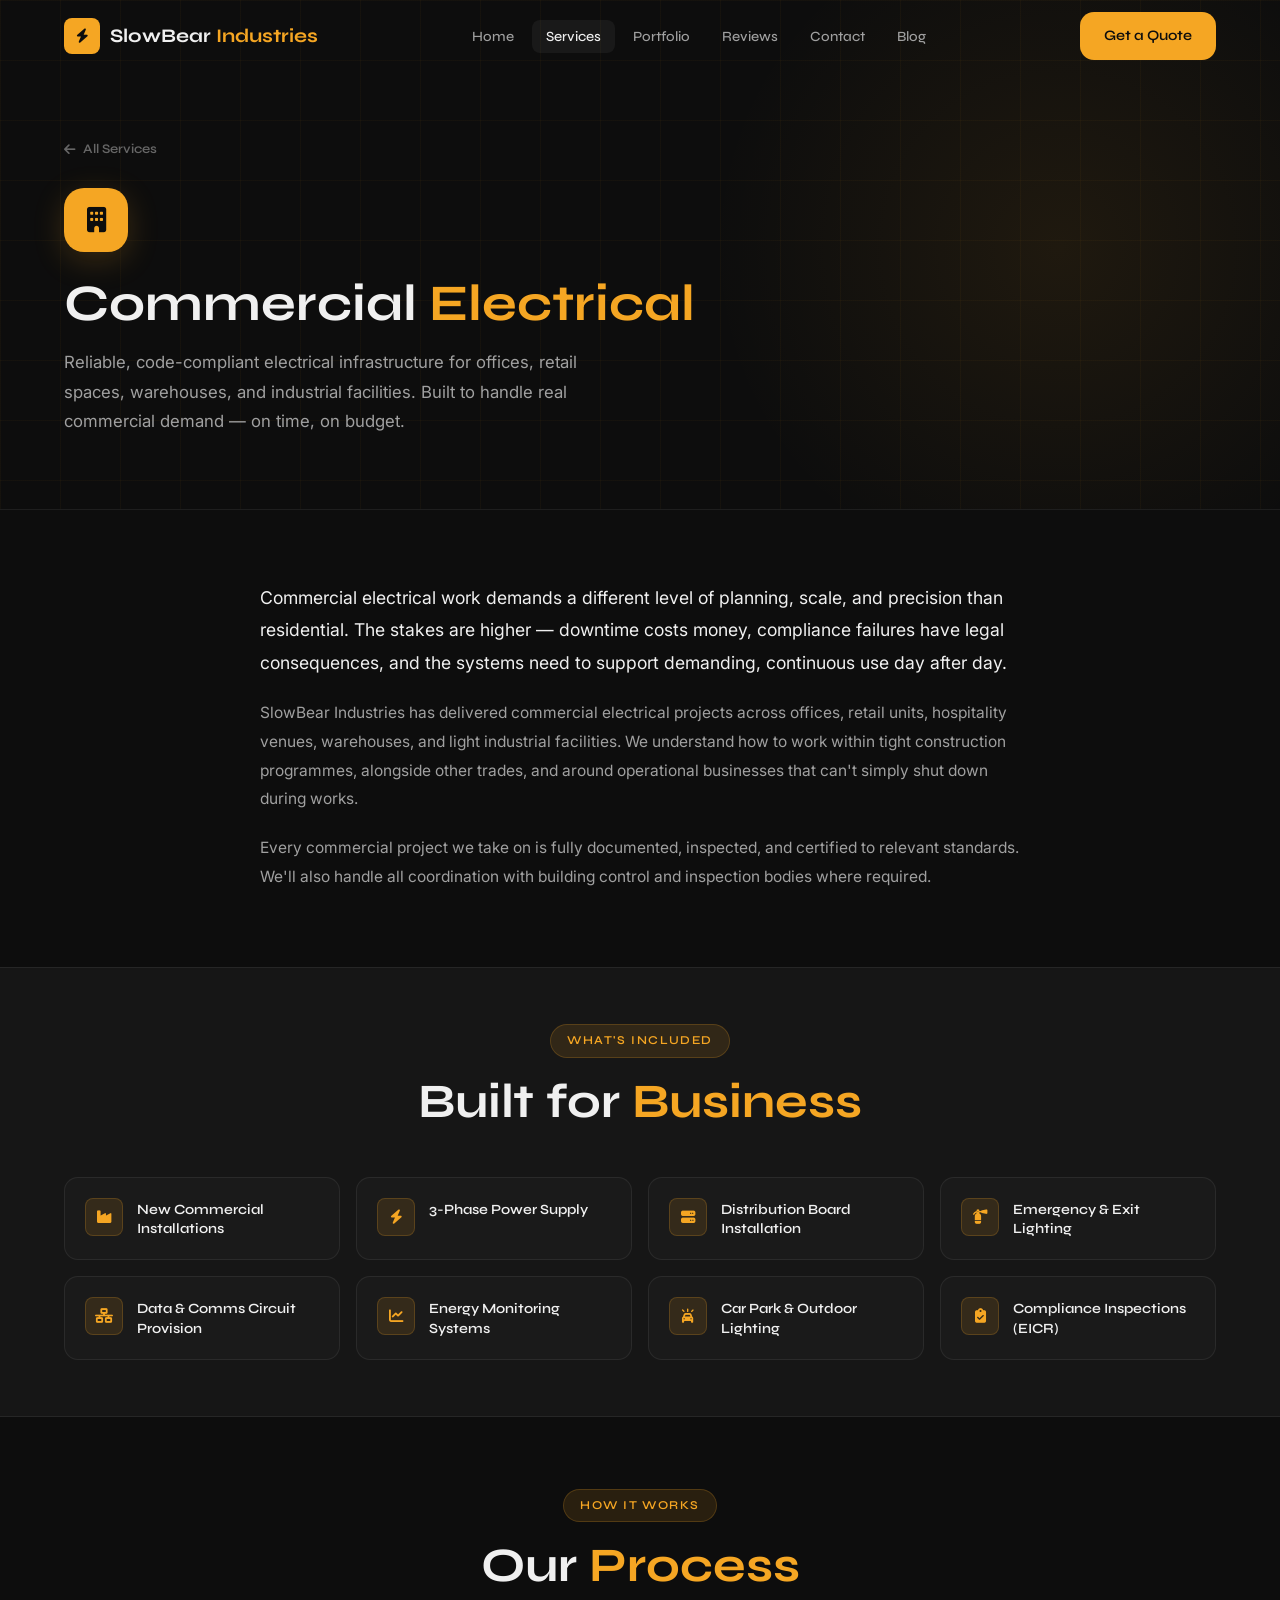
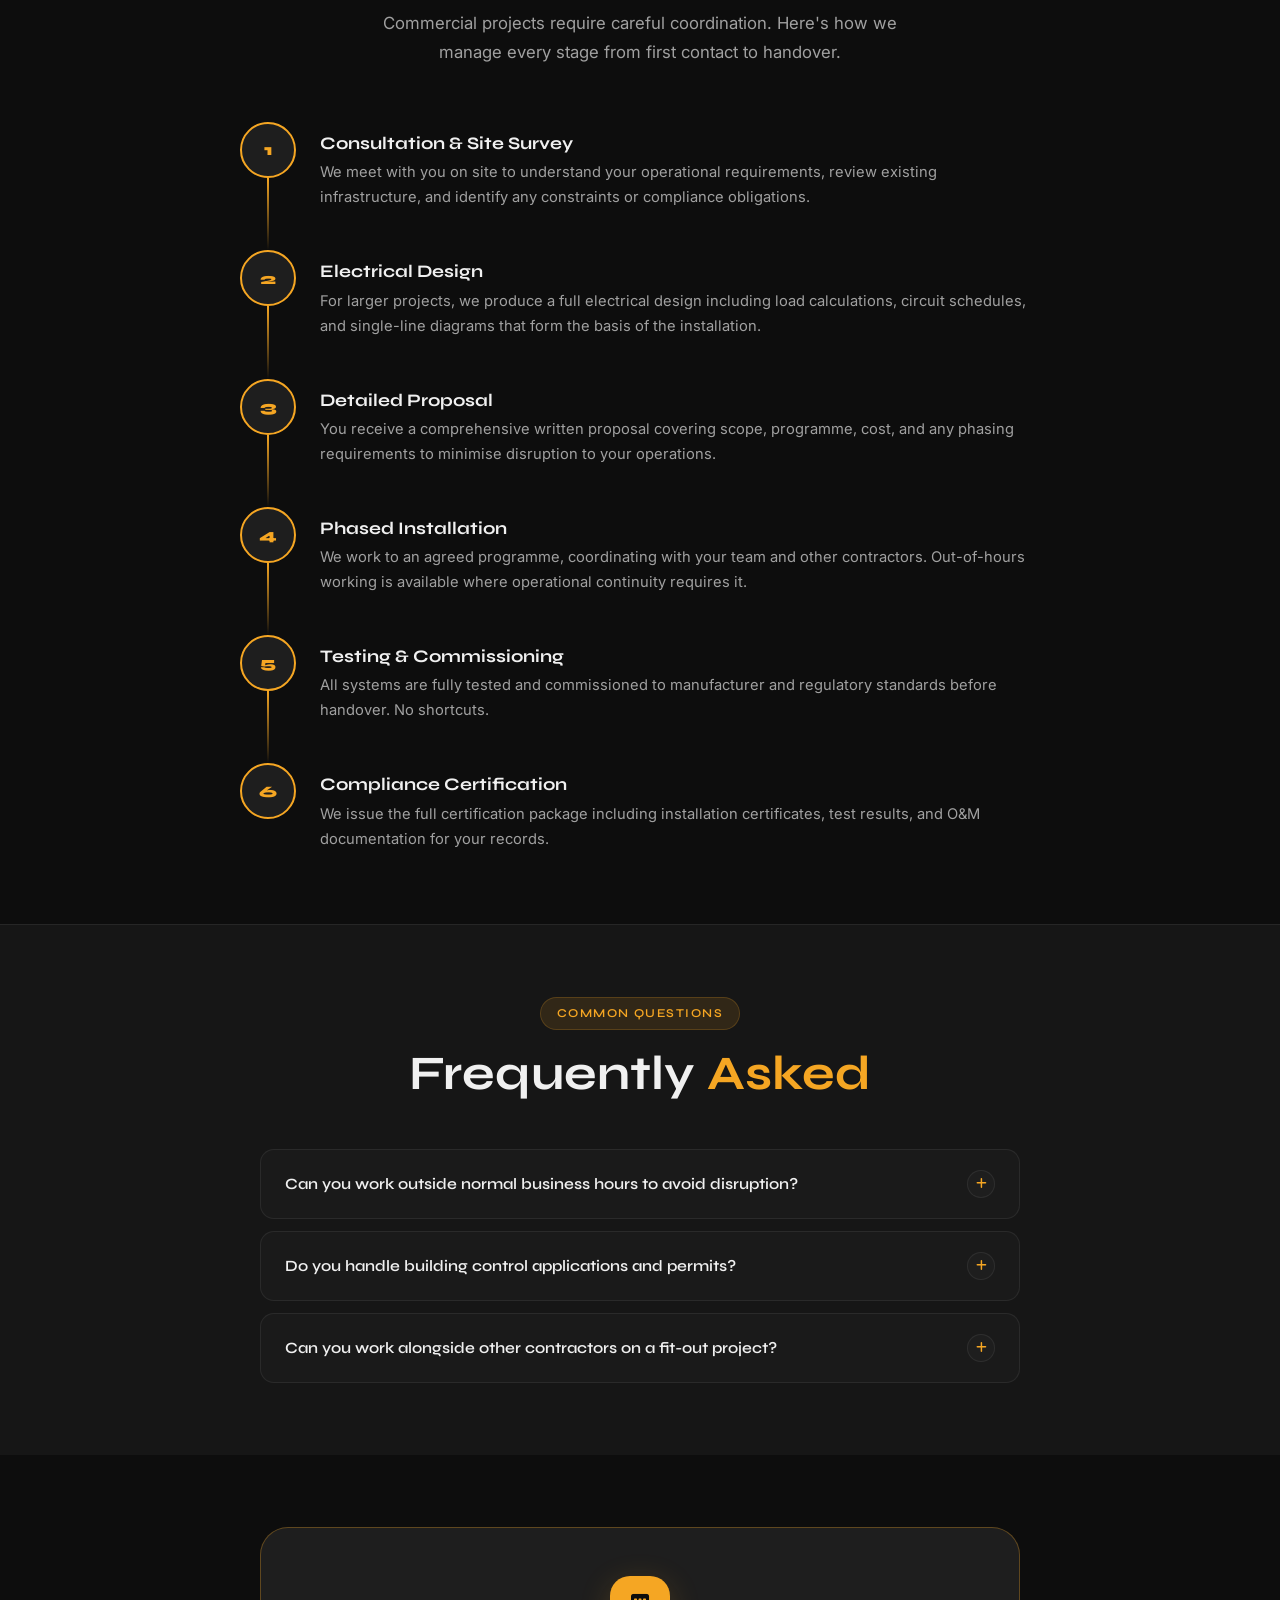
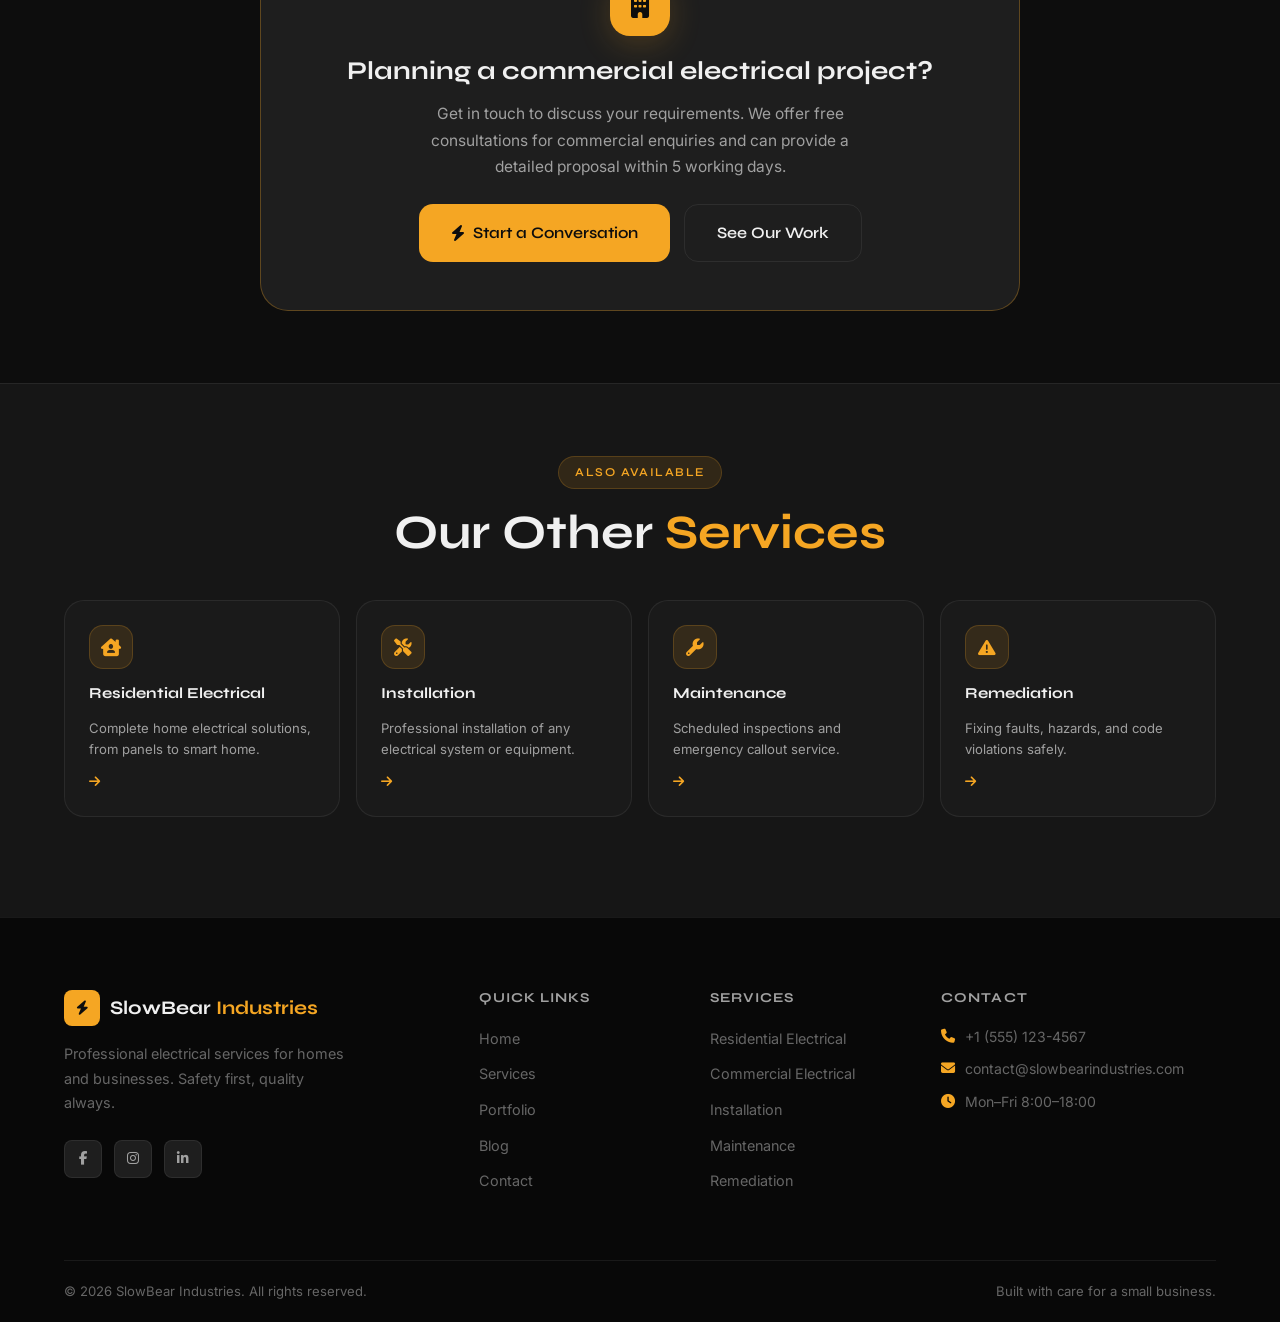
<file: services/commercial-electrical.html>
<!DOCTYPE html>
<html lang="en">
<head>
  <meta charset="UTF-8" />
  <meta name="viewport" content="width=device-width, initial-scale=1.0" />
  <meta name="description" content="Commercial electrical services — offices, retail, warehouses, and industrial. Installations, compliance, and ongoing support." />
  <title>Commercial Electrical | SlowBear Industries</title>
  <link rel="preconnect" href="https://fonts.googleapis.com" />
  <link rel="preconnect" href="https://fonts.gstatic.com" crossorigin />
  <link href="https://fonts.googleapis.com/css2?family=Syne:wght@400;500;600;700;800&family=Inter:wght@300;400;500;600&display=swap" rel="stylesheet" />
  <link rel="stylesheet" href="https://cdnjs.cloudflare.com/ajax/libs/font-awesome/6.5.0/css/all.min.css" />
  <link rel="stylesheet" href="../css/style.css" />
  <link rel="stylesheet" href="../css/services.css" />
</head>
<body>

  <nav class="navbar scrolled" id="navbar">
    <div class="nav-container">
      <a href="../index.html" class="nav-logo"><span class="logo-icon"><i class="fa-solid fa-bolt"></i></span><span class="logo-text">SlowBear <span class="logo-accent">Industries</span></span></a>
      <ul class="nav-links" id="navLinks">
        <li><a href="../index.html" class="nav-link">Home</a></li>
        <li><a href="../index.html#services" class="nav-link active">Services</a></li>
        <li><a href="../index.html#portfolio" class="nav-link">Portfolio</a></li>
        <li><a href="../index.html#testimonials" class="nav-link">Reviews</a></li>
        <li><a href="../index.html#contact" class="nav-link">Contact</a></li>
        <li><a href="../blog.html" class="nav-link">Blog</a></li>
      </ul>
      <a href="../index.html#contact" class="btn btn-primary nav-cta">Get a Quote</a>
      <button class="hamburger" id="hamburger" aria-label="Toggle menu"><span></span><span></span><span></span></button>
    </div>
  </nav>

  <header class="service-hero">
    <div class="hero-grid-bg"></div>
    <div class="hero-glow"></div>
    <div class="container">
      <div class="service-hero-content">
        <a href="../index.html#services" class="service-back"><i class="fa-solid fa-arrow-left"></i> All Services</a>
        <div class="service-hero-icon"><i class="fa-solid fa-building"></i></div>
        <h1 class="service-hero-title">Commercial <span class="text-accent">Electrical</span></h1>
        <p class="service-hero-subtitle">Reliable, code-compliant electrical infrastructure for offices, retail spaces, warehouses, and industrial facilities. Built to handle real commercial demand — on time, on budget.</p>
      </div>
    </div>
  </header>

  <section class="service-overview">
    <div class="container">
      <div class="service-overview-body reveal">
        <p>Commercial electrical work demands a different level of planning, scale, and precision than residential. The stakes are higher — downtime costs money, compliance failures have legal consequences, and the systems need to support demanding, continuous use day after day.</p>
        <p>SlowBear Industries has delivered commercial electrical projects across offices, retail units, hospitality venues, warehouses, and light industrial facilities. We understand how to work within tight construction programmes, alongside other trades, and around operational businesses that can't simply shut down during works.</p>
        <p>Every commercial project we take on is fully documented, inspected, and certified to relevant standards. We'll also handle all coordination with building control and inspection bodies where required.</p>
      </div>
    </div>
  </section>

  <section class="service-included">
    <div class="container">
      <div class="section-header">
        <span class="section-tag">What's Included</span>
        <h2 class="section-title">Built for <span class="text-accent">Business</span></h2>
      </div>
      <div class="included-grid">
        <div class="included-item reveal"><div class="included-icon"><i class="fa-solid fa-industry"></i></div><span class="included-label">New Commercial Installations</span></div>
        <div class="included-item reveal"><div class="included-icon"><i class="fa-solid fa-bolt"></i></div><span class="included-label">3-Phase Power Supply</span></div>
        <div class="included-item reveal"><div class="included-icon"><i class="fa-solid fa-server"></i></div><span class="included-label">Distribution Board Installation</span></div>
        <div class="included-item reveal"><div class="included-icon"><i class="fa-solid fa-fire-extinguisher"></i></div><span class="included-label">Emergency &amp; Exit Lighting</span></div>
        <div class="included-item reveal"><div class="included-icon"><i class="fa-solid fa-network-wired"></i></div><span class="included-label">Data &amp; Comms Circuit Provision</span></div>
        <div class="included-item reveal"><div class="included-icon"><i class="fa-solid fa-chart-line"></i></div><span class="included-label">Energy Monitoring Systems</span></div>
        <div class="included-item reveal"><div class="included-icon"><i class="fa-solid fa-car-on"></i></div><span class="included-label">Car Park &amp; Outdoor Lighting</span></div>
        <div class="included-item reveal"><div class="included-icon"><i class="fa-solid fa-clipboard-check"></i></div><span class="included-label">Compliance Inspections (EICR)</span></div>
      </div>
    </div>
  </section>

  <section class="service-process">
    <div class="container">
      <div class="section-header">
        <span class="section-tag">How It Works</span>
        <h2 class="section-title">Our <span class="text-accent">Process</span></h2>
        <p class="section-subtitle">Commercial projects require careful coordination. Here's how we manage every stage from first contact to handover.</p>
      </div>
      <div class="process-steps">
        <div class="process-step reveal"><div class="step-number">1</div><div class="step-content"><h3 class="step-title">Consultation &amp; Site Survey</h3><p class="step-desc">We meet with you on site to understand your operational requirements, review existing infrastructure, and identify any constraints or compliance obligations.</p></div></div>
        <div class="process-step reveal"><div class="step-number">2</div><div class="step-content"><h3 class="step-title">Electrical Design</h3><p class="step-desc">For larger projects, we produce a full electrical design including load calculations, circuit schedules, and single-line diagrams that form the basis of the installation.</p></div></div>
        <div class="process-step reveal"><div class="step-number">3</div><div class="step-content"><h3 class="step-title">Detailed Proposal</h3><p class="step-desc">You receive a comprehensive written proposal covering scope, programme, cost, and any phasing requirements to minimise disruption to your operations.</p></div></div>
        <div class="process-step reveal"><div class="step-number">4</div><div class="step-content"><h3 class="step-title">Phased Installation</h3><p class="step-desc">We work to an agreed programme, coordinating with your team and other contractors. Out-of-hours working is available where operational continuity requires it.</p></div></div>
        <div class="process-step reveal"><div class="step-number">5</div><div class="step-content"><h3 class="step-title">Testing &amp; Commissioning</h3><p class="step-desc">All systems are fully tested and commissioned to manufacturer and regulatory standards before handover. No shortcuts.</p></div></div>
        <div class="process-step reveal"><div class="step-number">6</div><div class="step-content"><h3 class="step-title">Compliance Certification</h3><p class="step-desc">We issue the full certification package including installation certificates, test results, and O&amp;M documentation for your records.</p></div></div>
      </div>
    </div>
  </section>

  <section class="service-faq">
    <div class="container">
      <div class="section-header">
        <span class="section-tag">Common Questions</span>
        <h2 class="section-title">Frequently <span class="text-accent">Asked</span></h2>
      </div>
      <div class="faq-list">
        <div class="faq-item">
          <button class="faq-question"><span class="faq-question-text">Can you work outside normal business hours to avoid disruption?</span><span class="faq-icon"><i class="fa-solid fa-plus"></i></span></button>
          <div class="faq-answer"><div class="faq-answer-inner">Yes. We regularly carry out commercial work during evenings and weekends for businesses that cannot afford downtime during operating hours. Out-of-hours working is factored into the project proposal at the quoting stage.</div></div>
        </div>
        <div class="faq-item">
          <button class="faq-question"><span class="faq-question-text">Do you handle building control applications and permits?</span><span class="faq-icon"><i class="fa-solid fa-plus"></i></span></button>
          <div class="faq-answer"><div class="faq-answer-inner">For notifiable work, we handle all necessary notifications and can liaise with building control on your behalf. We'll flag any permit requirements at the design stage so there are no surprises later in the programme.</div></div>
        </div>
        <div class="faq-item">
          <button class="faq-question"><span class="faq-question-text">Can you work alongside other contractors on a fit-out project?</span><span class="faq-icon"><i class="fa-solid fa-plus"></i></span></button>
          <div class="faq-answer"><div class="faq-answer-inner">Absolutely. We're experienced at working within multi-trade fit-out programmes. We attend site meetings, adhere to programme milestones, and coordinate with the principal contractor to ensure the electrical works dovetail with other trades efficiently.</div></div>
        </div>
      </div>
    </div>
  </section>

  <section class="service-cta-section">
    <div class="container">
      <div class="service-cta-box reveal">
        <div class="service-cta-icon"><i class="fa-solid fa-building"></i></div>
        <h3>Planning a commercial electrical project?</h3>
        <p>Get in touch to discuss your requirements. We offer free consultations for commercial enquiries and can provide a detailed proposal within 5 working days.</p>
        <div class="service-cta-actions">
          <a href="../index.html#contact" class="btn btn-primary btn-lg"><i class="fa-solid fa-bolt"></i> Start a Conversation</a>
          <a href="../index.html#portfolio" class="btn btn-outline btn-lg">See Our Work</a>
        </div>
      </div>
    </div>
  </section>

  <section class="other-services">
    <div class="container">
      <div class="section-header"><span class="section-tag">Also Available</span><h2 class="section-title">Our Other <span class="text-accent">Services</span></h2></div>
      <div class="other-services-grid">
        <a href="residential-electrical.html" class="other-service-card reveal"><div class="service-icon"><i class="fa-solid fa-house-chimney-user"></i></div><span class="other-service-title">Residential Electrical</span><span class="other-service-desc">Complete home electrical solutions, from panels to smart home.</span><span class="other-service-arrow"><i class="fa-solid fa-arrow-right"></i></span></a>
        <a href="installation.html" class="other-service-card reveal"><div class="service-icon"><i class="fa-solid fa-screwdriver-wrench"></i></div><span class="other-service-title">Installation</span><span class="other-service-desc">Professional installation of any electrical system or equipment.</span><span class="other-service-arrow"><i class="fa-solid fa-arrow-right"></i></span></a>
        <a href="maintenance.html" class="other-service-card reveal"><div class="service-icon"><i class="fa-solid fa-wrench"></i></div><span class="other-service-title">Maintenance</span><span class="other-service-desc">Scheduled inspections and emergency callout service.</span><span class="other-service-arrow"><i class="fa-solid fa-arrow-right"></i></span></a>
        <a href="remediation.html" class="other-service-card reveal"><div class="service-icon"><i class="fa-solid fa-triangle-exclamation"></i></div><span class="other-service-title">Remediation</span><span class="other-service-desc">Fixing faults, hazards, and code violations safely.</span><span class="other-service-arrow"><i class="fa-solid fa-arrow-right"></i></span></a>
      </div>
    </div>
  </section>

  <footer class="footer">
    <div class="container">
      <div class="footer-grid">
        <div class="footer-brand"><a href="../index.html" class="nav-logo"><span class="logo-icon"><i class="fa-solid fa-bolt"></i></span><span class="logo-text">SlowBear <span class="logo-accent">Industries</span></span></a><p class="footer-tagline">Professional electrical services for homes and businesses. Safety first, quality always.</p><div class="footer-social"><a href="#" aria-label="Facebook"><i class="fa-brands fa-facebook-f"></i></a><a href="#" aria-label="Instagram"><i class="fa-brands fa-instagram"></i></a><a href="#" aria-label="LinkedIn"><i class="fa-brands fa-linkedin-in"></i></a></div></div>
        <div class="footer-links"><h5>Quick Links</h5><ul><li><a href="../index.html">Home</a></li><li><a href="../index.html#services">Services</a></li><li><a href="../index.html#portfolio">Portfolio</a></li><li><a href="../blog.html">Blog</a></li><li><a href="../index.html#contact">Contact</a></li></ul></div>
        <div class="footer-links"><h5>Services</h5><ul><li><a href="residential-electrical.html">Residential Electrical</a></li><li><a href="commercial-electrical.html">Commercial Electrical</a></li><li><a href="installation.html">Installation</a></li><li><a href="maintenance.html">Maintenance</a></li><li><a href="remediation.html">Remediation</a></li></ul></div>
        <div class="footer-contact"><h5>Contact</h5><ul><li><i class="fa-solid fa-phone"></i> +1 (555) 123-4567</li><li><i class="fa-solid fa-envelope"></i> contact@slowbearindustries.com</li><li><i class="fa-solid fa-clock"></i> Mon–Fri 8:00–18:00</li></ul></div>
      </div>
      <div class="footer-bottom"><p>&copy; 2026 SlowBear Industries. All rights reserved.</p><p>Built with care for a small business.</p></div>
    </div>
  </footer>

  <script src="../js/services.js"></script>
</body>
</html>
</file>
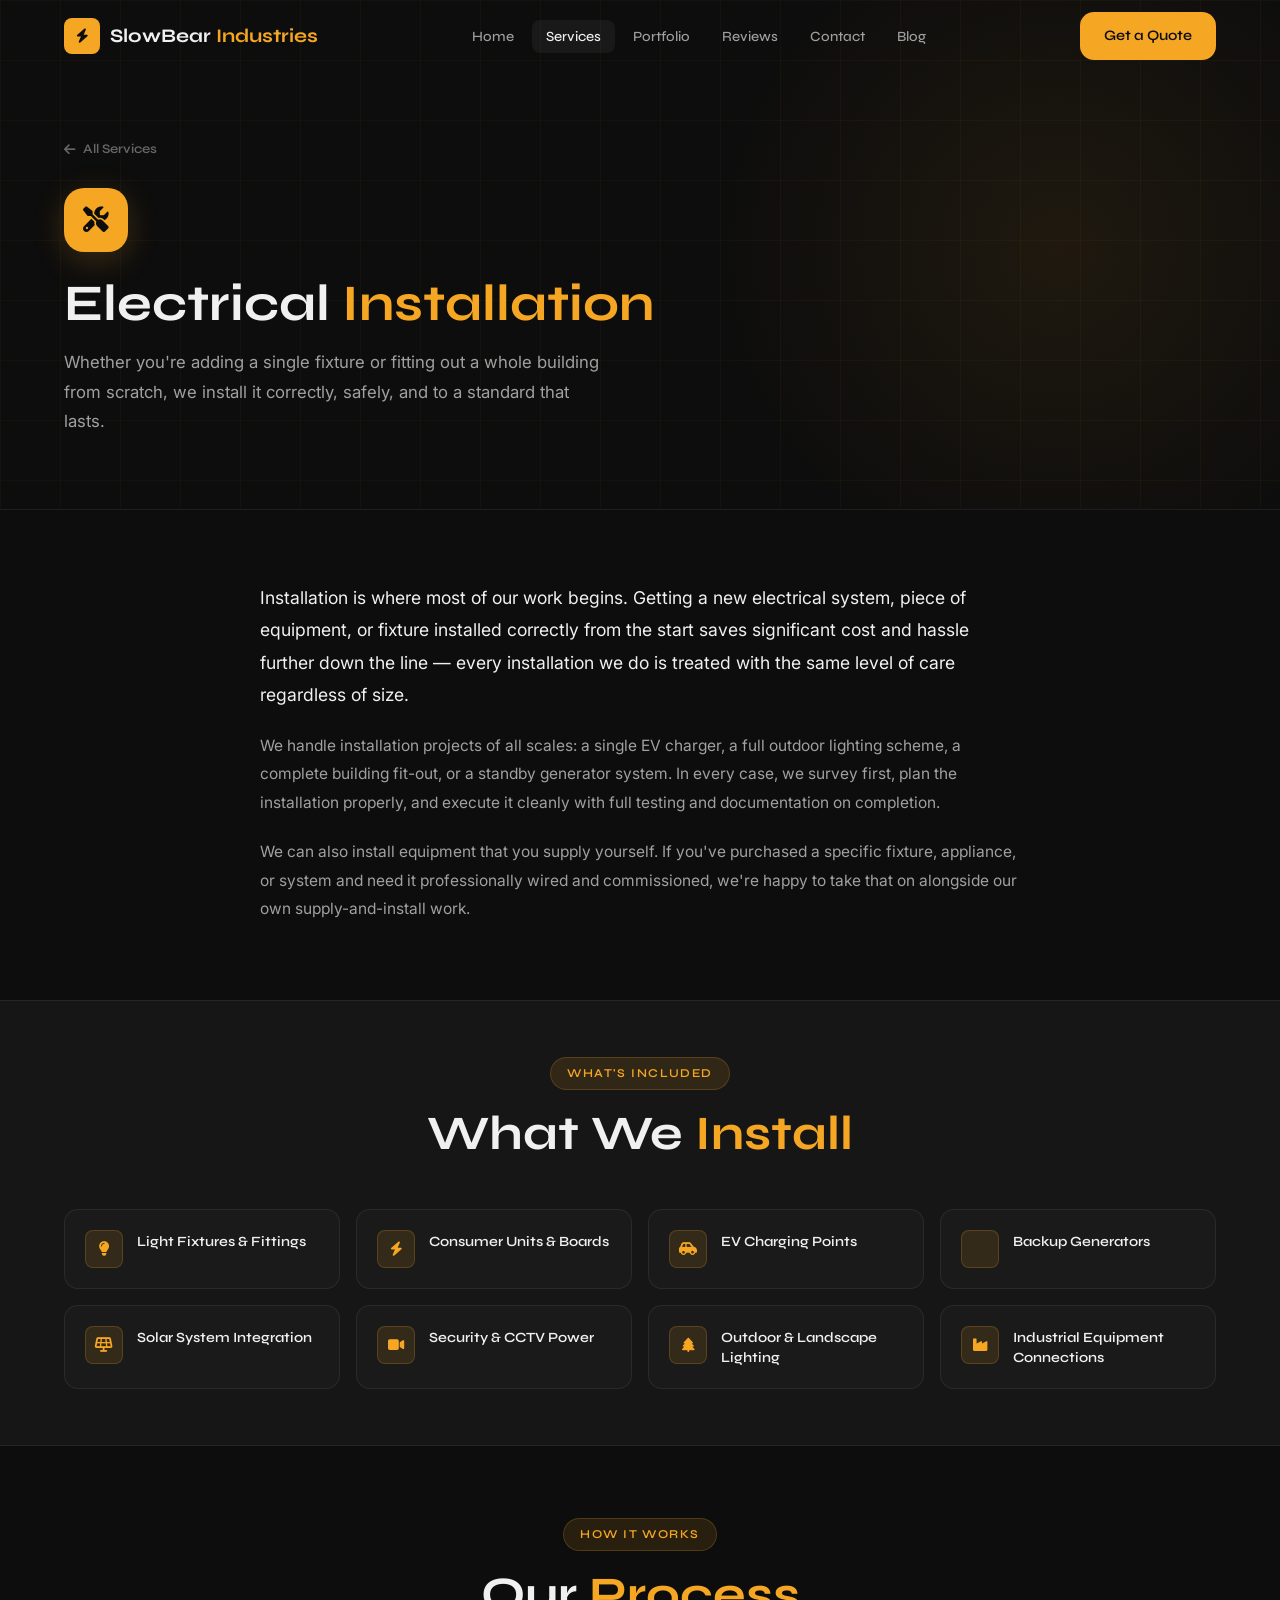
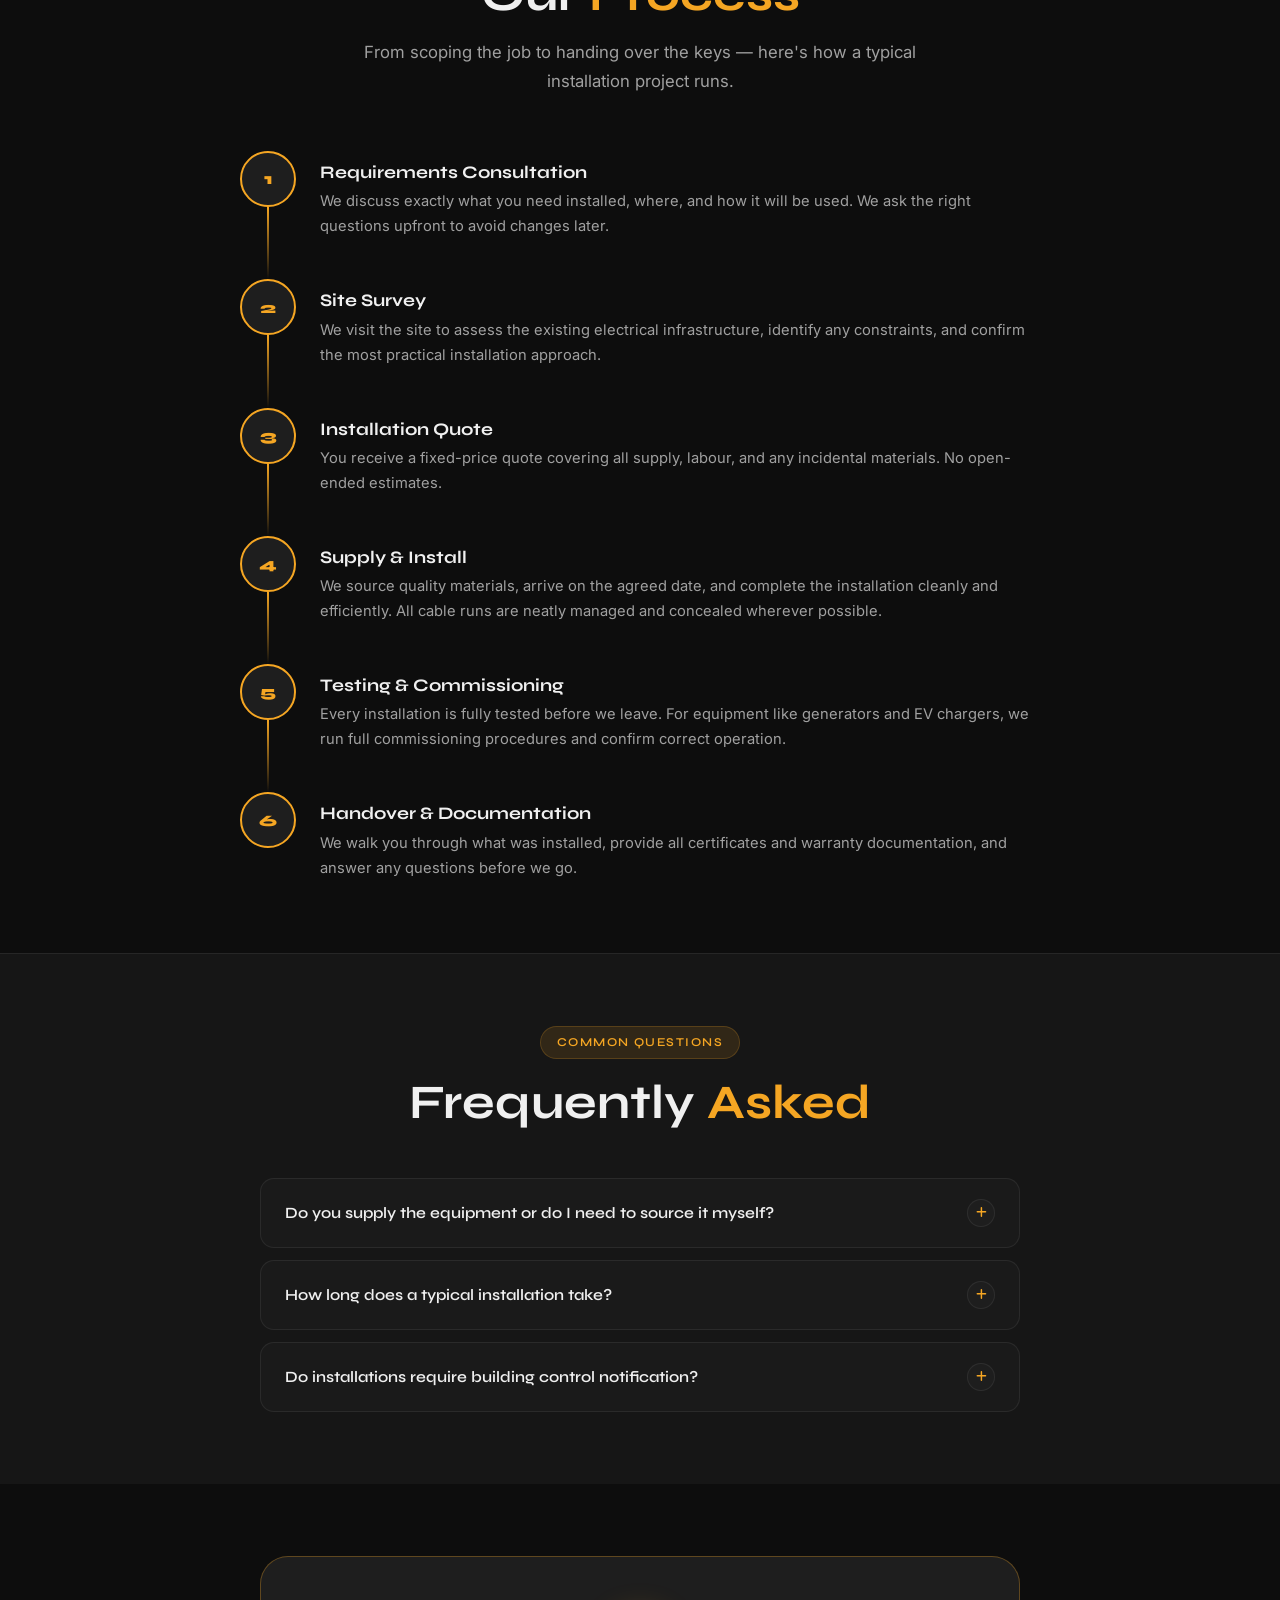
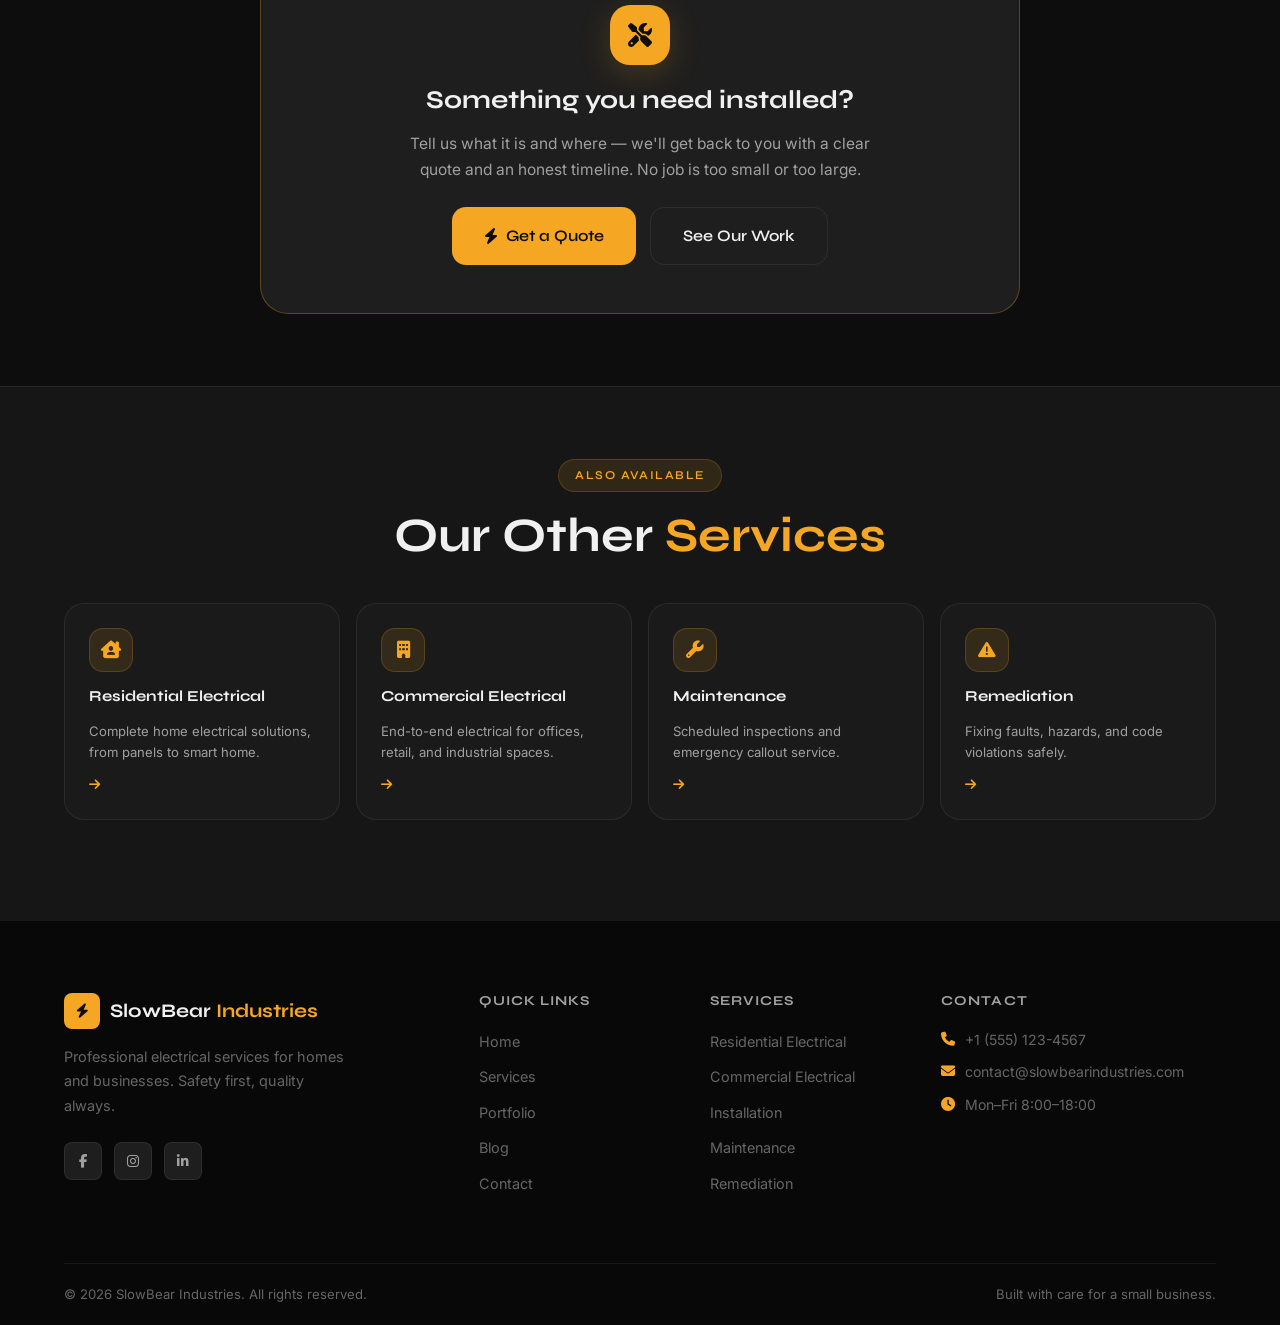
<file: services/installation.html>
<!DOCTYPE html>
<html lang="en">
<head>
  <meta charset="UTF-8" />
  <meta name="viewport" content="width=device-width, initial-scale=1.0" />
  <meta name="description" content="Professional electrical installation services — fixtures, panels, generators, EV chargers, outdoor lighting, and more." />
  <title>Installation | SlowBear Industries</title>
  <link rel="preconnect" href="https://fonts.googleapis.com" />
  <link rel="preconnect" href="https://fonts.gstatic.com" crossorigin />
  <link href="https://fonts.googleapis.com/css2?family=Syne:wght@400;500;600;700;800&family=Inter:wght@300;400;500;600&display=swap" rel="stylesheet" />
  <link rel="stylesheet" href="https://cdnjs.cloudflare.com/ajax/libs/font-awesome/6.5.0/css/all.min.css" />
  <link rel="stylesheet" href="../css/style.css" />
  <link rel="stylesheet" href="../css/services.css" />
</head>
<body>

  <nav class="navbar scrolled" id="navbar">
    <div class="nav-container">
      <a href="../index.html" class="nav-logo"><span class="logo-icon"><i class="fa-solid fa-bolt"></i></span><span class="logo-text">SlowBear <span class="logo-accent">Industries</span></span></a>
      <ul class="nav-links" id="navLinks">
        <li><a href="../index.html" class="nav-link">Home</a></li>
        <li><a href="../index.html#services" class="nav-link active">Services</a></li>
        <li><a href="../index.html#portfolio" class="nav-link">Portfolio</a></li>
        <li><a href="../index.html#testimonials" class="nav-link">Reviews</a></li>
        <li><a href="../index.html#contact" class="nav-link">Contact</a></li>
        <li><a href="../blog.html" class="nav-link">Blog</a></li>
      </ul>
      <a href="../index.html#contact" class="btn btn-primary nav-cta">Get a Quote</a>
      <button class="hamburger" id="hamburger" aria-label="Toggle menu"><span></span><span></span><span></span></button>
    </div>
  </nav>

  <header class="service-hero">
    <div class="hero-grid-bg"></div>
    <div class="hero-glow"></div>
    <div class="container">
      <div class="service-hero-content">
        <a href="../index.html#services" class="service-back"><i class="fa-solid fa-arrow-left"></i> All Services</a>
        <div class="service-hero-icon"><i class="fa-solid fa-screwdriver-wrench"></i></div>
        <h1 class="service-hero-title">Electrical <span class="text-accent">Installation</span></h1>
        <p class="service-hero-subtitle">Whether you're adding a single fixture or fitting out a whole building from scratch, we install it correctly, safely, and to a standard that lasts.</p>
      </div>
    </div>
  </header>

  <section class="service-overview">
    <div class="container">
      <div class="service-overview-body reveal">
        <p>Installation is where most of our work begins. Getting a new electrical system, piece of equipment, or fixture installed correctly from the start saves significant cost and hassle further down the line — every installation we do is treated with the same level of care regardless of size.</p>
        <p>We handle installation projects of all scales: a single EV charger, a full outdoor lighting scheme, a complete building fit-out, or a standby generator system. In every case, we survey first, plan the installation properly, and execute it cleanly with full testing and documentation on completion.</p>
        <p>We can also install equipment that you supply yourself. If you've purchased a specific fixture, appliance, or system and need it professionally wired and commissioned, we're happy to take that on alongside our own supply-and-install work.</p>
      </div>
    </div>
  </section>

  <section class="service-included">
    <div class="container">
      <div class="section-header">
        <span class="section-tag">What's Included</span>
        <h2 class="section-title">What We <span class="text-accent">Install</span></h2>
      </div>
      <div class="included-grid">
        <div class="included-item reveal"><div class="included-icon"><i class="fa-solid fa-lightbulb"></i></div><span class="included-label">Light Fixtures &amp; Fittings</span></div>
        <div class="included-item reveal"><div class="included-icon"><i class="fa-solid fa-bolt"></i></div><span class="included-label">Consumer Units &amp; Boards</span></div>
        <div class="included-item reveal"><div class="included-icon"><i class="fa-solid fa-car-side"></i></div><span class="included-label">EV Charging Points</span></div>
        <div class="included-item reveal"><div class="included-icon"><i class="fa-solid fa-generator"></i></div><span class="included-label">Backup Generators</span></div>
        <div class="included-item reveal"><div class="included-icon"><i class="fa-solid fa-solar-panel"></i></div><span class="included-label">Solar System Integration</span></div>
        <div class="included-item reveal"><div class="included-icon"><i class="fa-solid fa-video"></i></div><span class="included-label">Security &amp; CCTV Power</span></div>
        <div class="included-item reveal"><div class="included-icon"><i class="fa-solid fa-tree"></i></div><span class="included-label">Outdoor &amp; Landscape Lighting</span></div>
        <div class="included-item reveal"><div class="included-icon"><i class="fa-solid fa-industry"></i></div><span class="included-label">Industrial Equipment Connections</span></div>
      </div>
    </div>
  </section>

  <section class="service-process">
    <div class="container">
      <div class="section-header">
        <span class="section-tag">How It Works</span>
        <h2 class="section-title">Our <span class="text-accent">Process</span></h2>
        <p class="section-subtitle">From scoping the job to handing over the keys — here's how a typical installation project runs.</p>
      </div>
      <div class="process-steps">
        <div class="process-step reveal"><div class="step-number">1</div><div class="step-content"><h3 class="step-title">Requirements Consultation</h3><p class="step-desc">We discuss exactly what you need installed, where, and how it will be used. We ask the right questions upfront to avoid changes later.</p></div></div>
        <div class="process-step reveal"><div class="step-number">2</div><div class="step-content"><h3 class="step-title">Site Survey</h3><p class="step-desc">We visit the site to assess the existing electrical infrastructure, identify any constraints, and confirm the most practical installation approach.</p></div></div>
        <div class="process-step reveal"><div class="step-number">3</div><div class="step-content"><h3 class="step-title">Installation Quote</h3><p class="step-desc">You receive a fixed-price quote covering all supply, labour, and any incidental materials. No open-ended estimates.</p></div></div>
        <div class="process-step reveal"><div class="step-number">4</div><div class="step-content"><h3 class="step-title">Supply &amp; Install</h3><p class="step-desc">We source quality materials, arrive on the agreed date, and complete the installation cleanly and efficiently. All cable runs are neatly managed and concealed wherever possible.</p></div></div>
        <div class="process-step reveal"><div class="step-number">5</div><div class="step-content"><h3 class="step-title">Testing &amp; Commissioning</h3><p class="step-desc">Every installation is fully tested before we leave. For equipment like generators and EV chargers, we run full commissioning procedures and confirm correct operation.</p></div></div>
        <div class="process-step reveal"><div class="step-number">6</div><div class="step-content"><h3 class="step-title">Handover &amp; Documentation</h3><p class="step-desc">We walk you through what was installed, provide all certificates and warranty documentation, and answer any questions before we go.</p></div></div>
      </div>
    </div>
  </section>

  <section class="service-faq">
    <div class="container">
      <div class="section-header">
        <span class="section-tag">Common Questions</span>
        <h2 class="section-title">Frequently <span class="text-accent">Asked</span></h2>
      </div>
      <div class="faq-list">
        <div class="faq-item">
          <button class="faq-question"><span class="faq-question-text">Do you supply the equipment or do I need to source it myself?</span><span class="faq-icon"><i class="fa-solid fa-plus"></i></span></button>
          <div class="faq-answer"><div class="faq-answer-inner">We can do either. We typically supply all electrical materials as part of the job — we source quality components at trade prices and include them in the fixed quote. However, if you've already purchased a specific fixture or appliance you want installed, we're happy to work with client-supplied equipment.</div></div>
        </div>
        <div class="faq-item">
          <button class="faq-question"><span class="faq-question-text">How long does a typical installation take?</span><span class="faq-icon"><i class="fa-solid fa-plus"></i></span></button>
          <div class="faq-answer"><div class="faq-answer-inner">It varies significantly by scope. A single EV charger installation is typically a half-day job. A full lighting scheme for a commercial space might take several days. We'll give you a realistic timeframe in the quote so you can plan accordingly.</div></div>
        </div>
        <div class="faq-item">
          <button class="faq-question"><span class="faq-question-text">Do installations require building control notification?</span><span class="faq-icon"><i class="fa-solid fa-plus"></i></span></button>
          <div class="faq-answer"><div class="faq-answer-inner">Some types of electrical installation work are notifiable under building regulations — particularly work in kitchens, bathrooms, and consumer unit replacements. As a registered contractor, we handle all required notifications automatically. We'll confirm what applies to your specific job at the quoting stage.</div></div>
        </div>
      </div>
    </div>
  </section>

  <section class="service-cta-section">
    <div class="container">
      <div class="service-cta-box reveal">
        <div class="service-cta-icon"><i class="fa-solid fa-screwdriver-wrench"></i></div>
        <h3>Something you need installed?</h3>
        <p>Tell us what it is and where — we'll get back to you with a clear quote and an honest timeline. No job is too small or too large.</p>
        <div class="service-cta-actions">
          <a href="../index.html#contact" class="btn btn-primary btn-lg"><i class="fa-solid fa-bolt"></i> Get a Quote</a>
          <a href="../index.html#portfolio" class="btn btn-outline btn-lg">See Our Work</a>
        </div>
      </div>
    </div>
  </section>

  <section class="other-services">
    <div class="container">
      <div class="section-header"><span class="section-tag">Also Available</span><h2 class="section-title">Our Other <span class="text-accent">Services</span></h2></div>
      <div class="other-services-grid">
        <a href="residential-electrical.html" class="other-service-card reveal"><div class="service-icon"><i class="fa-solid fa-house-chimney-user"></i></div><span class="other-service-title">Residential Electrical</span><span class="other-service-desc">Complete home electrical solutions, from panels to smart home.</span><span class="other-service-arrow"><i class="fa-solid fa-arrow-right"></i></span></a>
        <a href="commercial-electrical.html" class="other-service-card reveal"><div class="service-icon"><i class="fa-solid fa-building"></i></div><span class="other-service-title">Commercial Electrical</span><span class="other-service-desc">End-to-end electrical for offices, retail, and industrial spaces.</span><span class="other-service-arrow"><i class="fa-solid fa-arrow-right"></i></span></a>
        <a href="maintenance.html" class="other-service-card reveal"><div class="service-icon"><i class="fa-solid fa-wrench"></i></div><span class="other-service-title">Maintenance</span><span class="other-service-desc">Scheduled inspections and emergency callout service.</span><span class="other-service-arrow"><i class="fa-solid fa-arrow-right"></i></span></a>
        <a href="remediation.html" class="other-service-card reveal"><div class="service-icon"><i class="fa-solid fa-triangle-exclamation"></i></div><span class="other-service-title">Remediation</span><span class="other-service-desc">Fixing faults, hazards, and code violations safely.</span><span class="other-service-arrow"><i class="fa-solid fa-arrow-right"></i></span></a>
      </div>
    </div>
  </section>

  <footer class="footer">
    <div class="container">
      <div class="footer-grid">
        <div class="footer-brand"><a href="../index.html" class="nav-logo"><span class="logo-icon"><i class="fa-solid fa-bolt"></i></span><span class="logo-text">SlowBear <span class="logo-accent">Industries</span></span></a><p class="footer-tagline">Professional electrical services for homes and businesses. Safety first, quality always.</p><div class="footer-social"><a href="#" aria-label="Facebook"><i class="fa-brands fa-facebook-f"></i></a><a href="#" aria-label="Instagram"><i class="fa-brands fa-instagram"></i></a><a href="#" aria-label="LinkedIn"><i class="fa-brands fa-linkedin-in"></i></a></div></div>
        <div class="footer-links"><h5>Quick Links</h5><ul><li><a href="../index.html">Home</a></li><li><a href="../index.html#services">Services</a></li><li><a href="../index.html#portfolio">Portfolio</a></li><li><a href="../blog.html">Blog</a></li><li><a href="../index.html#contact">Contact</a></li></ul></div>
        <div class="footer-links"><h5>Services</h5><ul><li><a href="residential-electrical.html">Residential Electrical</a></li><li><a href="commercial-electrical.html">Commercial Electrical</a></li><li><a href="installation.html">Installation</a></li><li><a href="maintenance.html">Maintenance</a></li><li><a href="remediation.html">Remediation</a></li></ul></div>
        <div class="footer-contact"><h5>Contact</h5><ul><li><i class="fa-solid fa-phone"></i> +1 (555) 123-4567</li><li><i class="fa-solid fa-envelope"></i> contact@slowbearindustries.com</li><li><i class="fa-solid fa-clock"></i> Mon–Fri 8:00–18:00</li></ul></div>
      </div>
      <div class="footer-bottom"><p>&copy; 2026 SlowBear Industries. All rights reserved.</p><p>Built with care for a small business.</p></div>
    </div>
  </footer>

  <script src="../js/services.js"></script>
</body>
</html>
</file>
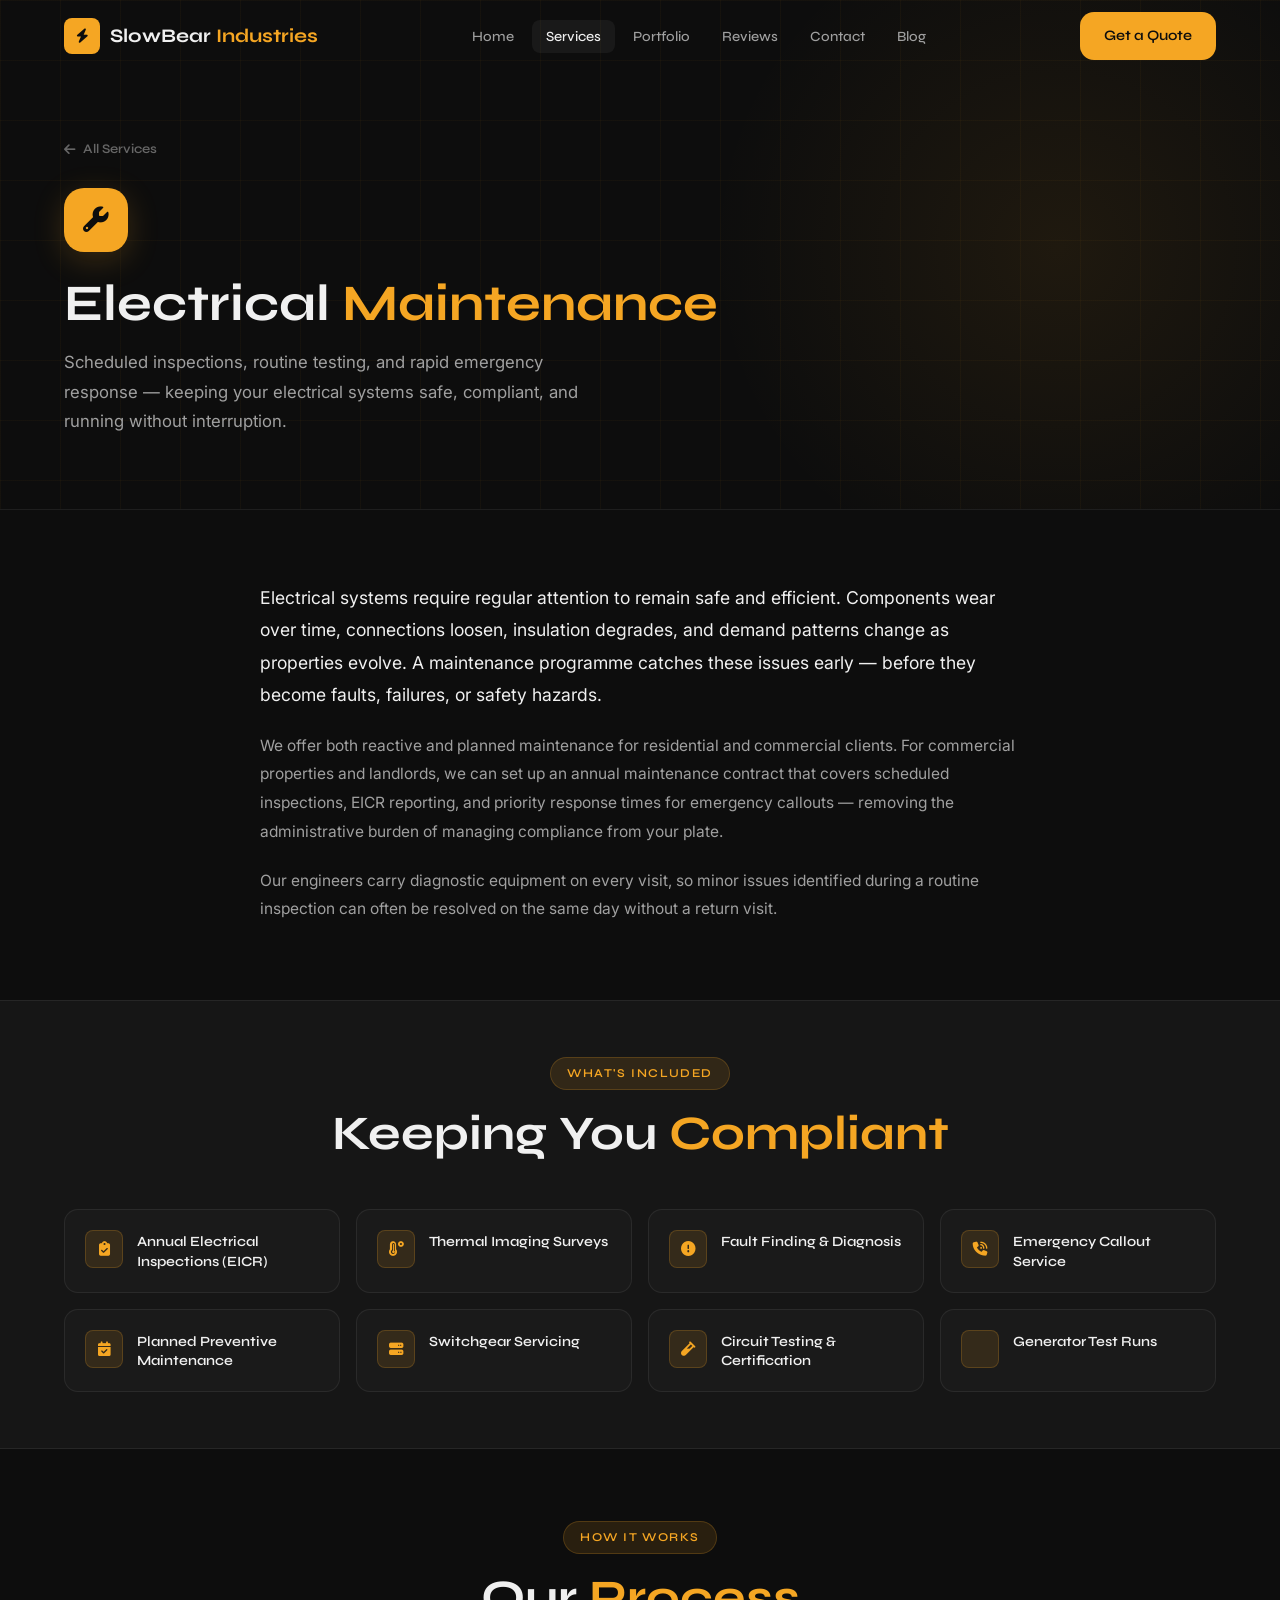
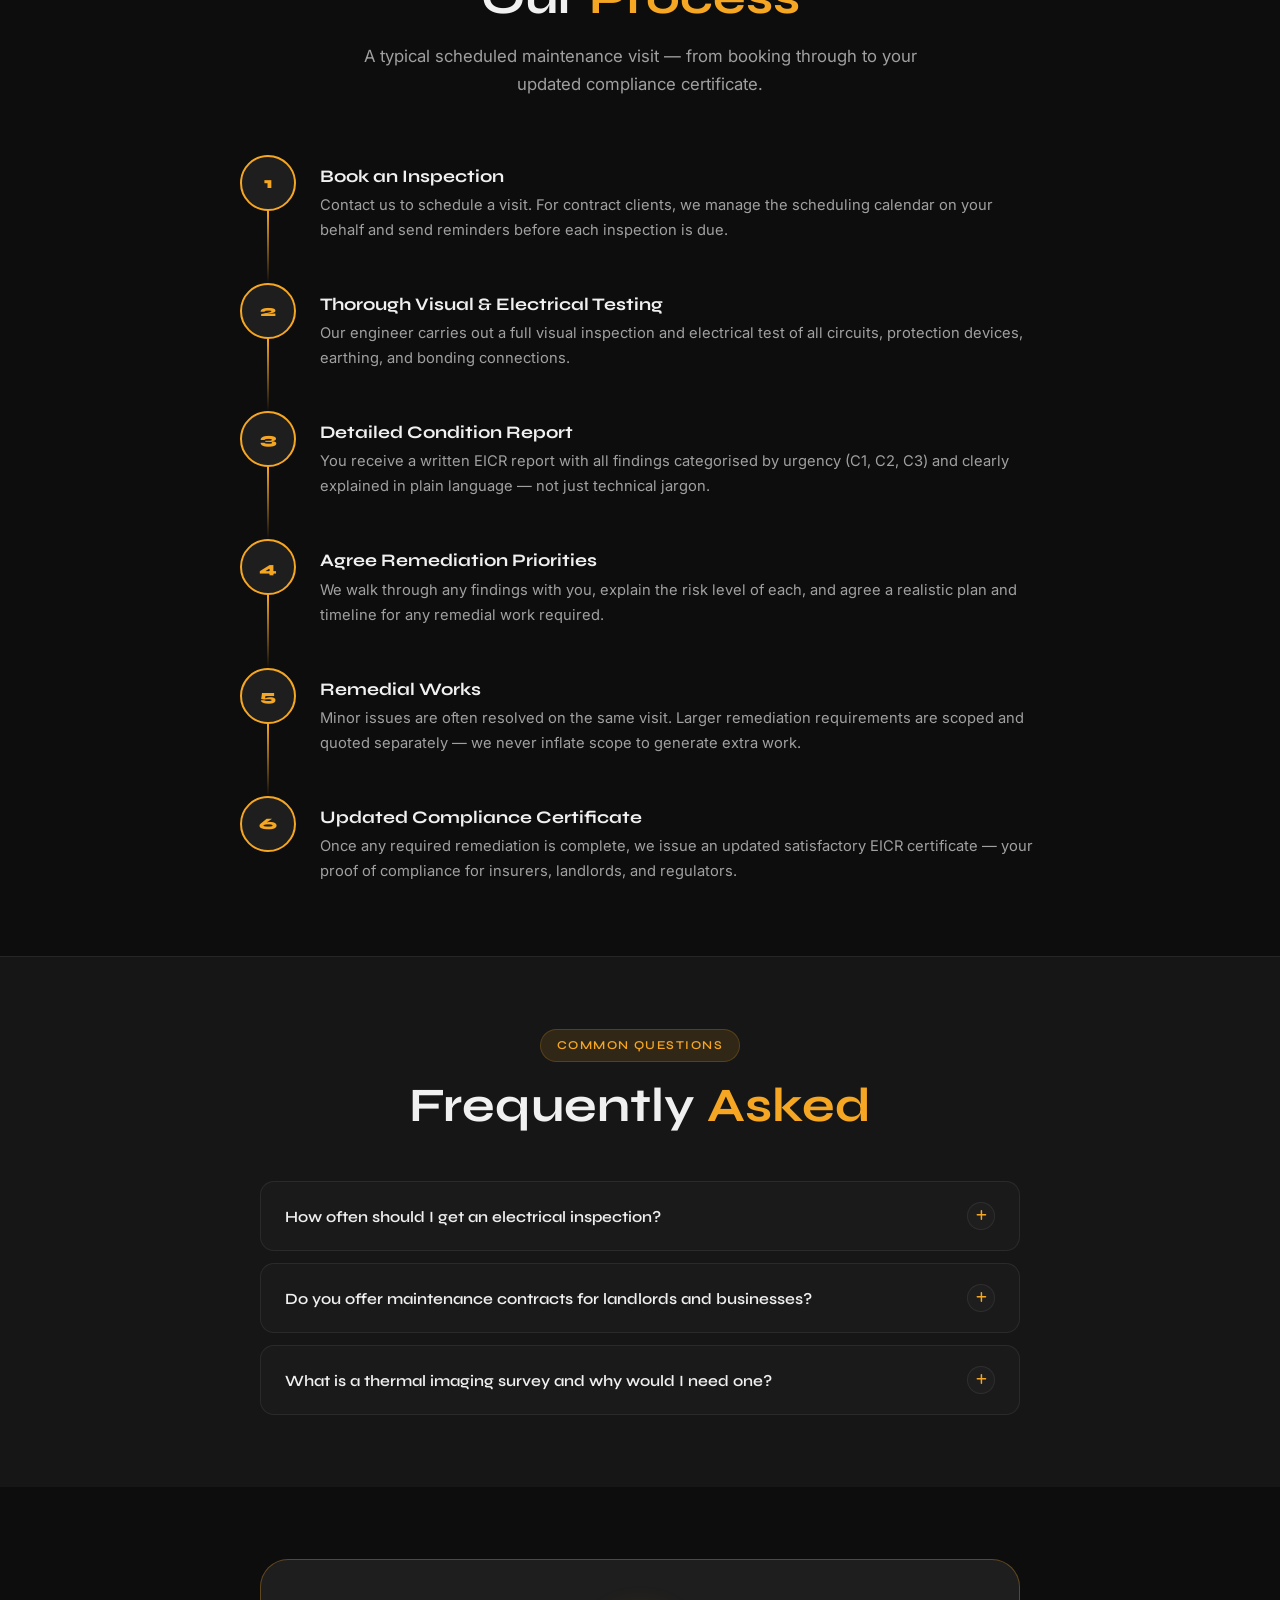
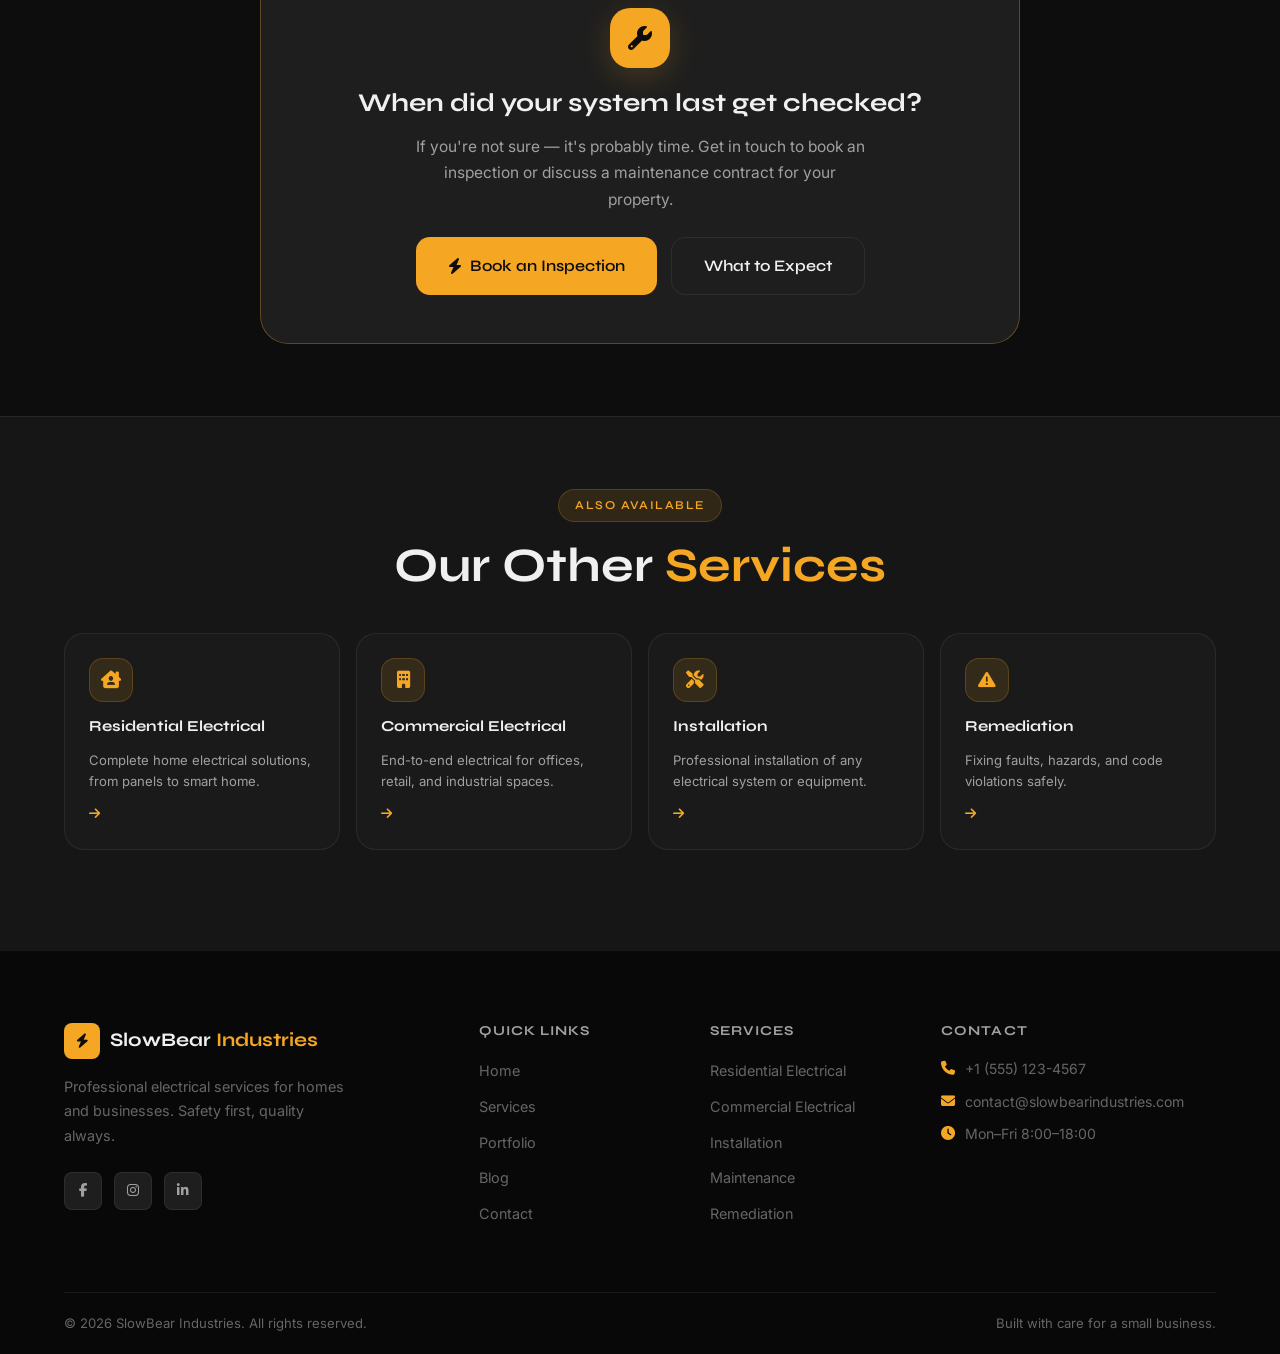
<file: services/maintenance.html>
<!DOCTYPE html>
<html lang="en">
<head>
  <meta charset="UTF-8" />
  <meta name="viewport" content="width=device-width, initial-scale=1.0" />
  <meta name="description" content="Electrical maintenance services — scheduled inspections, EICR reports, thermal imaging, fault finding, and emergency callout." />
  <title>Maintenance | SlowBear Industries</title>
  <link rel="preconnect" href="https://fonts.googleapis.com" />
  <link rel="preconnect" href="https://fonts.gstatic.com" crossorigin />
  <link href="https://fonts.googleapis.com/css2?family=Syne:wght@400;500;600;700;800&family=Inter:wght@300;400;500;600&display=swap" rel="stylesheet" />
  <link rel="stylesheet" href="https://cdnjs.cloudflare.com/ajax/libs/font-awesome/6.5.0/css/all.min.css" />
  <link rel="stylesheet" href="../css/style.css" />
  <link rel="stylesheet" href="../css/services.css" />
</head>
<body>

  <nav class="navbar scrolled" id="navbar">
    <div class="nav-container">
      <a href="../index.html" class="nav-logo"><span class="logo-icon"><i class="fa-solid fa-bolt"></i></span><span class="logo-text">SlowBear <span class="logo-accent">Industries</span></span></a>
      <ul class="nav-links" id="navLinks">
        <li><a href="../index.html" class="nav-link">Home</a></li>
        <li><a href="../index.html#services" class="nav-link active">Services</a></li>
        <li><a href="../index.html#portfolio" class="nav-link">Portfolio</a></li>
        <li><a href="../index.html#testimonials" class="nav-link">Reviews</a></li>
        <li><a href="../index.html#contact" class="nav-link">Contact</a></li>
        <li><a href="../blog.html" class="nav-link">Blog</a></li>
      </ul>
      <a href="../index.html#contact" class="btn btn-primary nav-cta">Get a Quote</a>
      <button class="hamburger" id="hamburger" aria-label="Toggle menu"><span></span><span></span><span></span></button>
    </div>
  </nav>

  <header class="service-hero">
    <div class="hero-grid-bg"></div>
    <div class="hero-glow"></div>
    <div class="container">
      <div class="service-hero-content">
        <a href="../index.html#services" class="service-back"><i class="fa-solid fa-arrow-left"></i> All Services</a>
        <div class="service-hero-icon"><i class="fa-solid fa-wrench"></i></div>
        <h1 class="service-hero-title">Electrical <span class="text-accent">Maintenance</span></h1>
        <p class="service-hero-subtitle">Scheduled inspections, routine testing, and rapid emergency response — keeping your electrical systems safe, compliant, and running without interruption.</p>
      </div>
    </div>
  </header>

  <section class="service-overview">
    <div class="container">
      <div class="service-overview-body reveal">
        <p>Electrical systems require regular attention to remain safe and efficient. Components wear over time, connections loosen, insulation degrades, and demand patterns change as properties evolve. A maintenance programme catches these issues early — before they become faults, failures, or safety hazards.</p>
        <p>We offer both reactive and planned maintenance for residential and commercial clients. For commercial properties and landlords, we can set up an annual maintenance contract that covers scheduled inspections, EICR reporting, and priority response times for emergency callouts — removing the administrative burden of managing compliance from your plate.</p>
        <p>Our engineers carry diagnostic equipment on every visit, so minor issues identified during a routine inspection can often be resolved on the same day without a return visit.</p>
      </div>
    </div>
  </section>

  <section class="service-included">
    <div class="container">
      <div class="section-header">
        <span class="section-tag">What's Included</span>
        <h2 class="section-title">Keeping You <span class="text-accent">Compliant</span></h2>
      </div>
      <div class="included-grid">
        <div class="included-item reveal"><div class="included-icon"><i class="fa-solid fa-clipboard-check"></i></div><span class="included-label">Annual Electrical Inspections (EICR)</span></div>
        <div class="included-item reveal"><div class="included-icon"><i class="fa-solid fa-temperature-high"></i></div><span class="included-label">Thermal Imaging Surveys</span></div>
        <div class="included-item reveal"><div class="included-icon"><i class="fa-solid fa-circle-exclamation"></i></div><span class="included-label">Fault Finding &amp; Diagnosis</span></div>
        <div class="included-item reveal"><div class="included-icon"><i class="fa-solid fa-phone-volume"></i></div><span class="included-label">Emergency Callout Service</span></div>
        <div class="included-item reveal"><div class="included-icon"><i class="fa-solid fa-calendar-check"></i></div><span class="included-label">Planned Preventive Maintenance</span></div>
        <div class="included-item reveal"><div class="included-icon"><i class="fa-solid fa-server"></i></div><span class="included-label">Switchgear Servicing</span></div>
        <div class="included-item reveal"><div class="included-icon"><i class="fa-solid fa-vial"></i></div><span class="included-label">Circuit Testing &amp; Certification</span></div>
        <div class="included-item reveal"><div class="included-icon"><i class="fa-solid fa-generator"></i></div><span class="included-label">Generator Test Runs</span></div>
      </div>
    </div>
  </section>

  <section class="service-process">
    <div class="container">
      <div class="section-header">
        <span class="section-tag">How It Works</span>
        <h2 class="section-title">Our <span class="text-accent">Process</span></h2>
        <p class="section-subtitle">A typical scheduled maintenance visit — from booking through to your updated compliance certificate.</p>
      </div>
      <div class="process-steps">
        <div class="process-step reveal"><div class="step-number">1</div><div class="step-content"><h3 class="step-title">Book an Inspection</h3><p class="step-desc">Contact us to schedule a visit. For contract clients, we manage the scheduling calendar on your behalf and send reminders before each inspection is due.</p></div></div>
        <div class="process-step reveal"><div class="step-number">2</div><div class="step-content"><h3 class="step-title">Thorough Visual &amp; Electrical Testing</h3><p class="step-desc">Our engineer carries out a full visual inspection and electrical test of all circuits, protection devices, earthing, and bonding connections.</p></div></div>
        <div class="process-step reveal"><div class="step-number">3</div><div class="step-content"><h3 class="step-title">Detailed Condition Report</h3><p class="step-desc">You receive a written EICR report with all findings categorised by urgency (C1, C2, C3) and clearly explained in plain language — not just technical jargon.</p></div></div>
        <div class="process-step reveal"><div class="step-number">4</div><div class="step-content"><h3 class="step-title">Agree Remediation Priorities</h3><p class="step-desc">We walk through any findings with you, explain the risk level of each, and agree a realistic plan and timeline for any remedial work required.</p></div></div>
        <div class="process-step reveal"><div class="step-number">5</div><div class="step-content"><h3 class="step-title">Remedial Works</h3><p class="step-desc">Minor issues are often resolved on the same visit. Larger remediation requirements are scoped and quoted separately — we never inflate scope to generate extra work.</p></div></div>
        <div class="process-step reveal"><div class="step-number">6</div><div class="step-content"><h3 class="step-title">Updated Compliance Certificate</h3><p class="step-desc">Once any required remediation is complete, we issue an updated satisfactory EICR certificate — your proof of compliance for insurers, landlords, and regulators.</p></div></div>
      </div>
    </div>
  </section>

  <section class="service-faq">
    <div class="container">
      <div class="section-header">
        <span class="section-tag">Common Questions</span>
        <h2 class="section-title">Frequently <span class="text-accent">Asked</span></h2>
      </div>
      <div class="faq-list">
        <div class="faq-item">
          <button class="faq-question"><span class="faq-question-text">How often should I get an electrical inspection?</span><span class="faq-icon"><i class="fa-solid fa-plus"></i></span></button>
          <div class="faq-answer"><div class="faq-answer-inner">For owner-occupied residential properties, every 10 years is the general recommendation. Rental properties should be inspected every 5 years or at each change of tenancy. Commercial premises vary by type — most should be inspected every 5 years. We'll advise the right interval for your specific situation.</div></div>
        </div>
        <div class="faq-item">
          <button class="faq-question"><span class="faq-question-text">Do you offer maintenance contracts for landlords and businesses?</span><span class="faq-icon"><i class="fa-solid fa-plus"></i></span></button>
          <div class="faq-answer"><div class="faq-answer-inner">Yes. We offer annual maintenance contracts for landlords managing multiple properties and for commercial clients. Contracts include scheduled inspections, priority emergency response, and a compliance management service — we track what's due and when, so you don't have to. Get in touch to discuss a tailored contract.</div></div>
        </div>
        <div class="faq-item">
          <button class="faq-question"><span class="faq-question-text">What is a thermal imaging survey and why would I need one?</span><span class="faq-icon"><i class="fa-solid fa-plus"></i></span></button>
          <div class="faq-answer"><div class="faq-answer-inner">Thermal imaging uses a specialist camera to detect heat signatures that indicate electrical problems — loose connections, overloaded circuits, failing components — that are invisible to the naked eye and often undetectable by standard testing. It's particularly valuable for commercial switchgear, distribution boards, and any high-load installation where a fault could cause significant downtime or damage.</div></div>
        </div>
      </div>
    </div>
  </section>

  <section class="service-cta-section">
    <div class="container">
      <div class="service-cta-box reveal">
        <div class="service-cta-icon"><i class="fa-solid fa-wrench"></i></div>
        <h3>When did your system last get checked?</h3>
        <p>If you're not sure — it's probably time. Get in touch to book an inspection or discuss a maintenance contract for your property.</p>
        <div class="service-cta-actions">
          <a href="../index.html#contact" class="btn btn-primary btn-lg"><i class="fa-solid fa-bolt"></i> Book an Inspection</a>
          <a href="../blog/electrical-inspection-guide.html" class="btn btn-outline btn-lg">What to Expect</a>
        </div>
      </div>
    </div>
  </section>

  <section class="other-services">
    <div class="container">
      <div class="section-header"><span class="section-tag">Also Available</span><h2 class="section-title">Our Other <span class="text-accent">Services</span></h2></div>
      <div class="other-services-grid">
        <a href="residential-electrical.html" class="other-service-card reveal"><div class="service-icon"><i class="fa-solid fa-house-chimney-user"></i></div><span class="other-service-title">Residential Electrical</span><span class="other-service-desc">Complete home electrical solutions, from panels to smart home.</span><span class="other-service-arrow"><i class="fa-solid fa-arrow-right"></i></span></a>
        <a href="commercial-electrical.html" class="other-service-card reveal"><div class="service-icon"><i class="fa-solid fa-building"></i></div><span class="other-service-title">Commercial Electrical</span><span class="other-service-desc">End-to-end electrical for offices, retail, and industrial spaces.</span><span class="other-service-arrow"><i class="fa-solid fa-arrow-right"></i></span></a>
        <a href="installation.html" class="other-service-card reveal"><div class="service-icon"><i class="fa-solid fa-screwdriver-wrench"></i></div><span class="other-service-title">Installation</span><span class="other-service-desc">Professional installation of any electrical system or equipment.</span><span class="other-service-arrow"><i class="fa-solid fa-arrow-right"></i></span></a>
        <a href="remediation.html" class="other-service-card reveal"><div class="service-icon"><i class="fa-solid fa-triangle-exclamation"></i></div><span class="other-service-title">Remediation</span><span class="other-service-desc">Fixing faults, hazards, and code violations safely.</span><span class="other-service-arrow"><i class="fa-solid fa-arrow-right"></i></span></a>
      </div>
    </div>
  </section>

  <footer class="footer">
    <div class="container">
      <div class="footer-grid">
        <div class="footer-brand"><a href="../index.html" class="nav-logo"><span class="logo-icon"><i class="fa-solid fa-bolt"></i></span><span class="logo-text">SlowBear <span class="logo-accent">Industries</span></span></a><p class="footer-tagline">Professional electrical services for homes and businesses. Safety first, quality always.</p><div class="footer-social"><a href="#" aria-label="Facebook"><i class="fa-brands fa-facebook-f"></i></a><a href="#" aria-label="Instagram"><i class="fa-brands fa-instagram"></i></a><a href="#" aria-label="LinkedIn"><i class="fa-brands fa-linkedin-in"></i></a></div></div>
        <div class="footer-links"><h5>Quick Links</h5><ul><li><a href="../index.html">Home</a></li><li><a href="../index.html#services">Services</a></li><li><a href="../index.html#portfolio">Portfolio</a></li><li><a href="../blog.html">Blog</a></li><li><a href="../index.html#contact">Contact</a></li></ul></div>
        <div class="footer-links"><h5>Services</h5><ul><li><a href="residential-electrical.html">Residential Electrical</a></li><li><a href="commercial-electrical.html">Commercial Electrical</a></li><li><a href="installation.html">Installation</a></li><li><a href="maintenance.html">Maintenance</a></li><li><a href="remediation.html">Remediation</a></li></ul></div>
        <div class="footer-contact"><h5>Contact</h5><ul><li><i class="fa-solid fa-phone"></i> +1 (555) 123-4567</li><li><i class="fa-solid fa-envelope"></i> contact@slowbearindustries.com</li><li><i class="fa-solid fa-clock"></i> Mon–Fri 8:00–18:00</li></ul></div>
      </div>
      <div class="footer-bottom"><p>&copy; 2026 SlowBear Industries. All rights reserved.</p><p>Built with care for a small business.</p></div>
    </div>
  </footer>

  <script src="../js/services.js"></script>
</body>
</html>
</file>
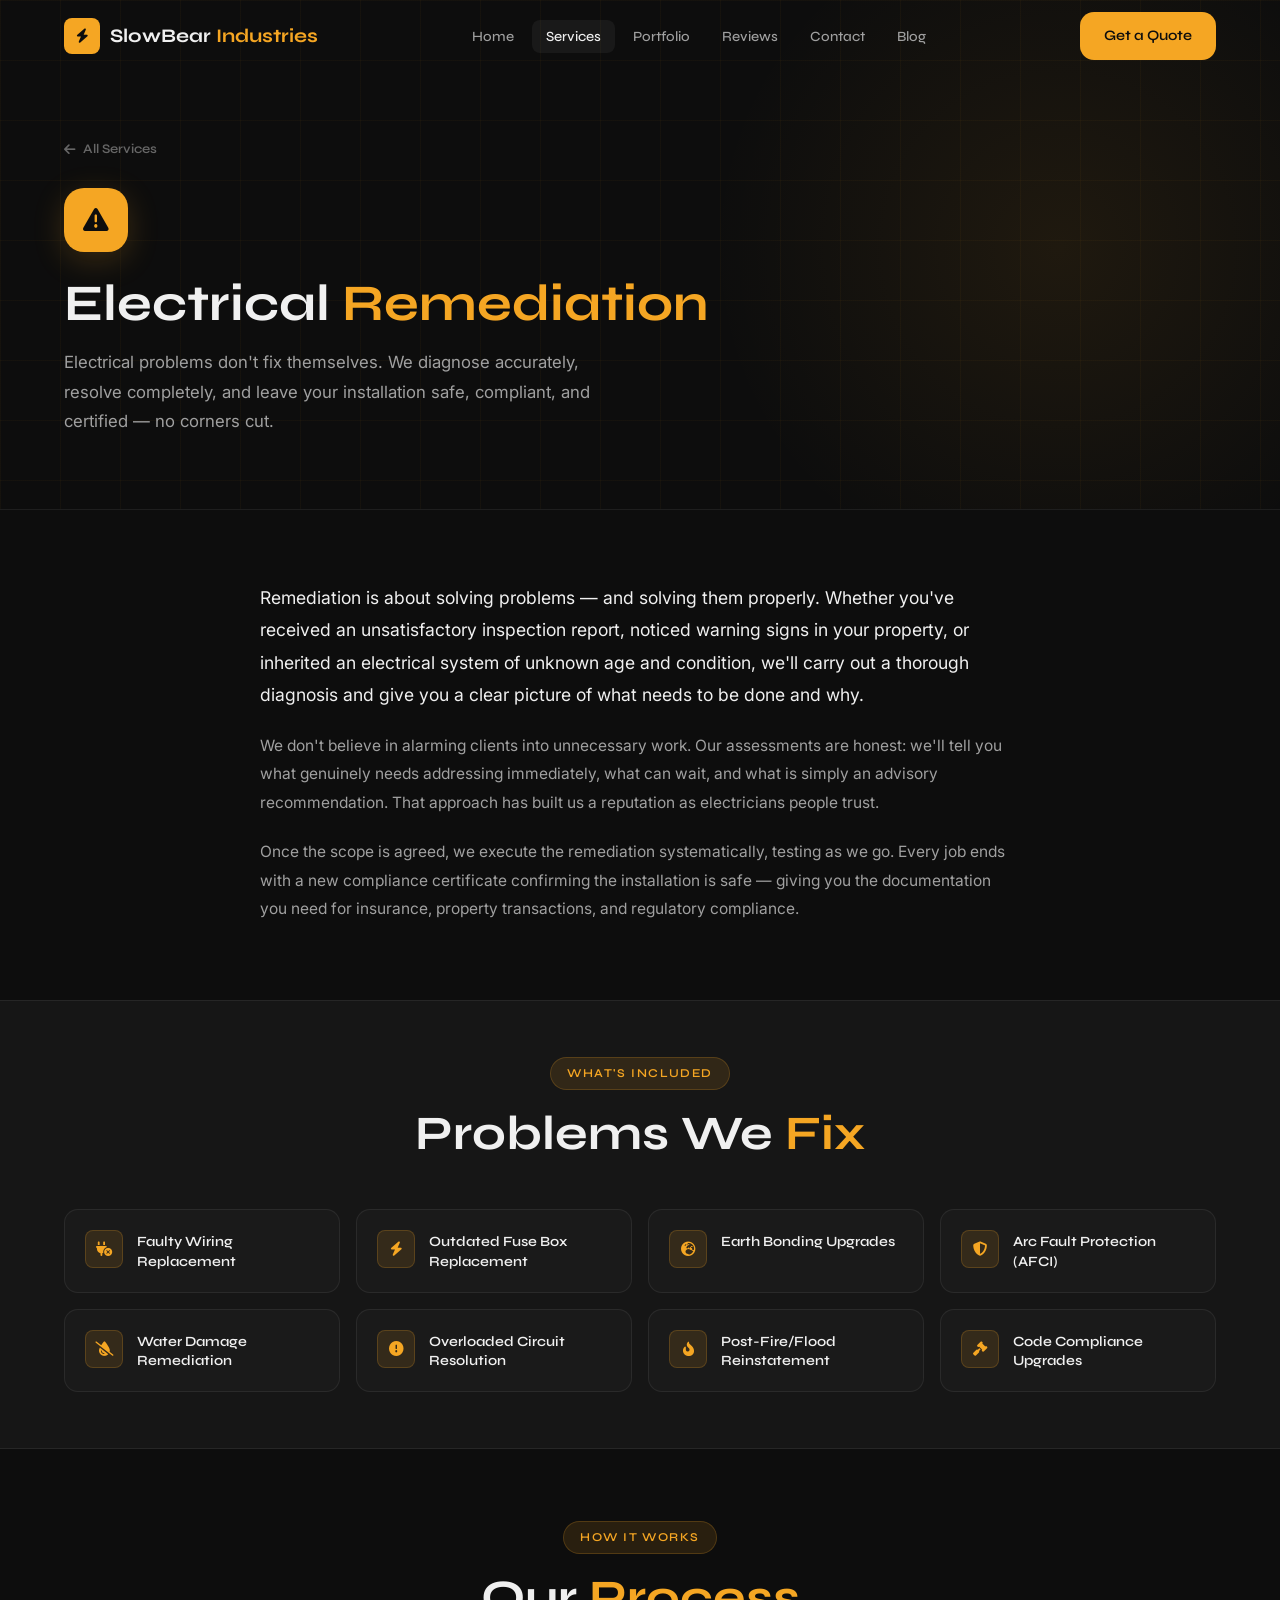
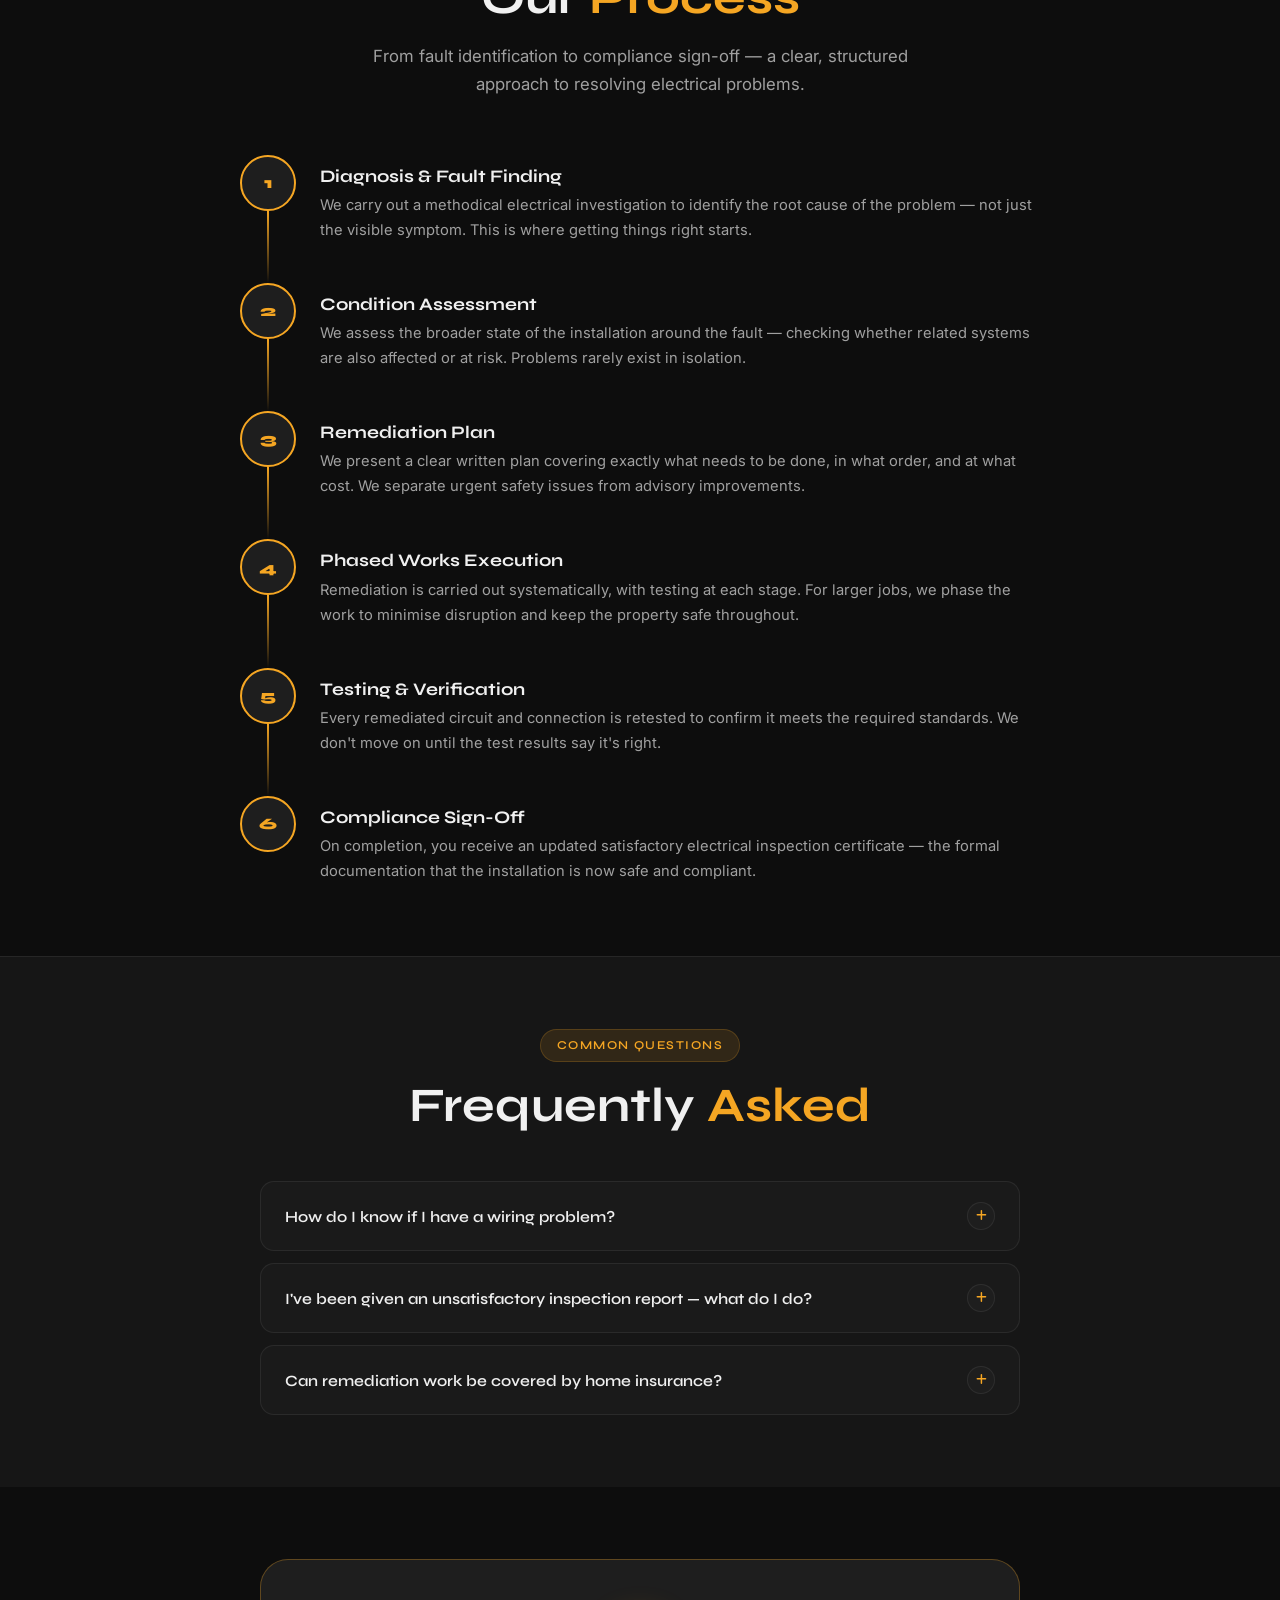
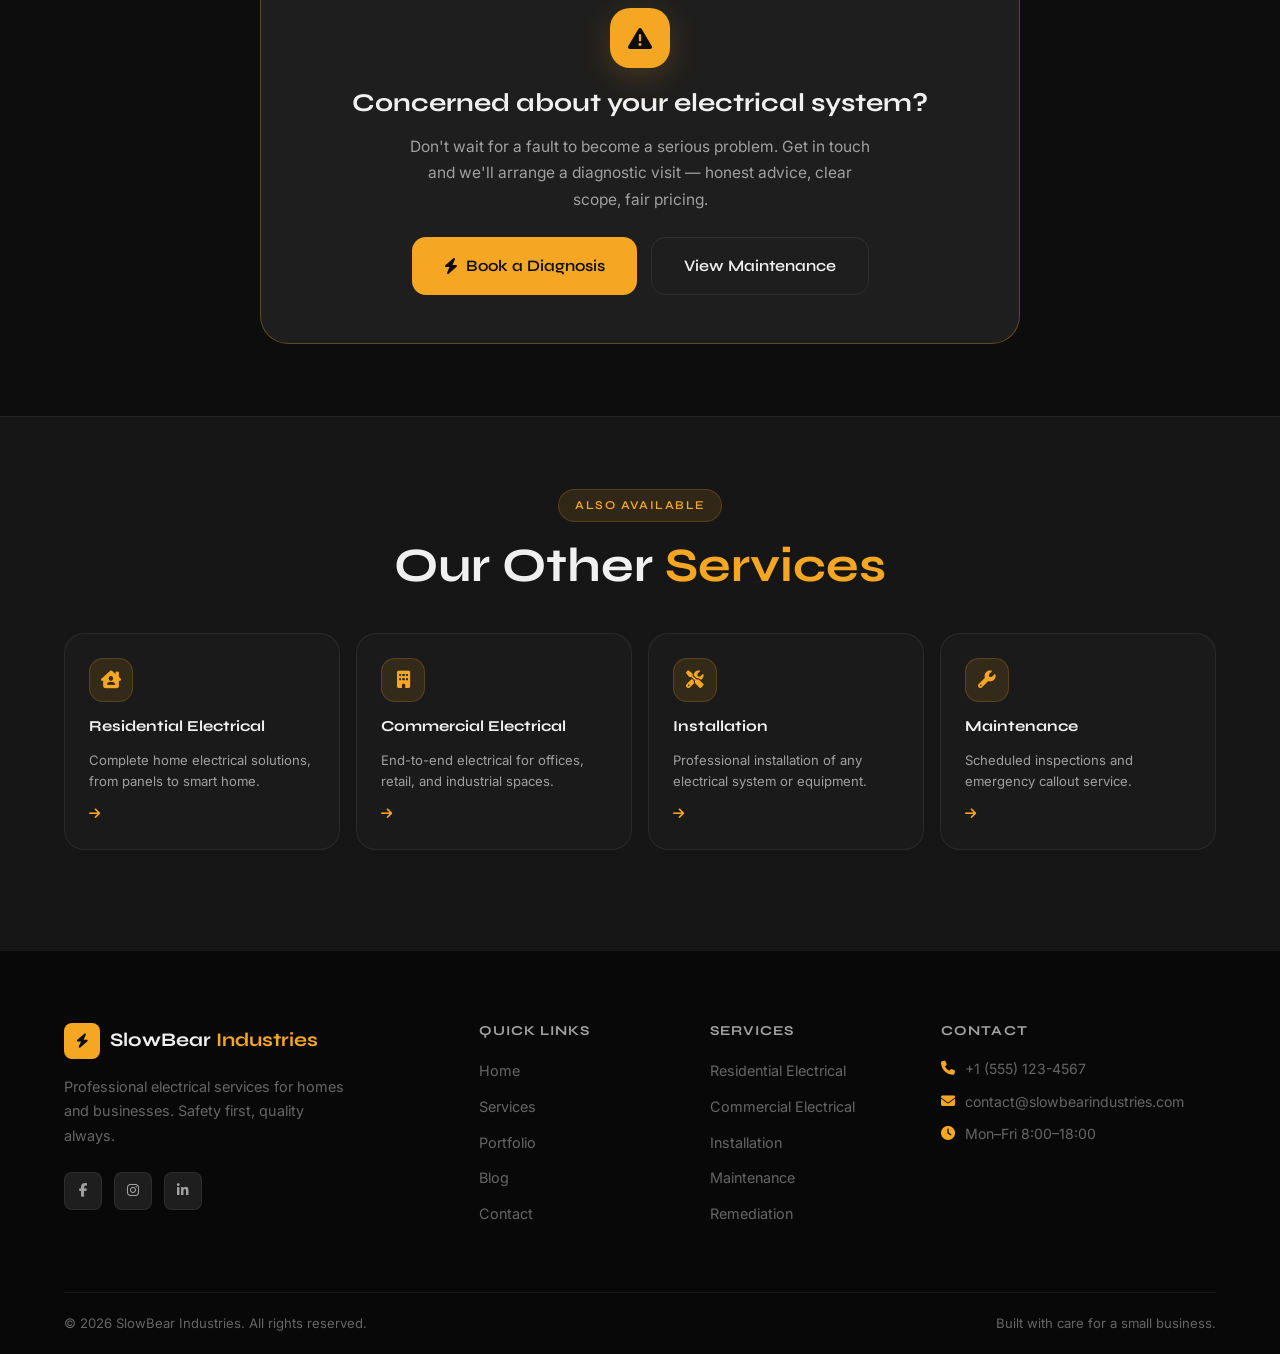
<file: services/remediation.html>
<!DOCTYPE html>
<html lang="en">
<head>
  <meta charset="UTF-8" />
  <meta name="viewport" content="width=device-width, initial-scale=1.0" />
  <meta name="description" content="Electrical remediation services — fixing faulty wiring, outdated panels, earthing issues, code violations, and safety hazards." />
  <title>Remediation | SlowBear Industries</title>
  <link rel="preconnect" href="https://fonts.googleapis.com" />
  <link rel="preconnect" href="https://fonts.gstatic.com" crossorigin />
  <link href="https://fonts.googleapis.com/css2?family=Syne:wght@400;500;600;700;800&family=Inter:wght@300;400;500;600&display=swap" rel="stylesheet" />
  <link rel="stylesheet" href="https://cdnjs.cloudflare.com/ajax/libs/font-awesome/6.5.0/css/all.min.css" />
  <link rel="stylesheet" href="../css/style.css" />
  <link rel="stylesheet" href="../css/services.css" />
</head>
<body>

  <nav class="navbar scrolled" id="navbar">
    <div class="nav-container">
      <a href="../index.html" class="nav-logo"><span class="logo-icon"><i class="fa-solid fa-bolt"></i></span><span class="logo-text">SlowBear <span class="logo-accent">Industries</span></span></a>
      <ul class="nav-links" id="navLinks">
        <li><a href="../index.html" class="nav-link">Home</a></li>
        <li><a href="../index.html#services" class="nav-link active">Services</a></li>
        <li><a href="../index.html#portfolio" class="nav-link">Portfolio</a></li>
        <li><a href="../index.html#testimonials" class="nav-link">Reviews</a></li>
        <li><a href="../index.html#contact" class="nav-link">Contact</a></li>
        <li><a href="../blog.html" class="nav-link">Blog</a></li>
      </ul>
      <a href="../index.html#contact" class="btn btn-primary nav-cta">Get a Quote</a>
      <button class="hamburger" id="hamburger" aria-label="Toggle menu"><span></span><span></span><span></span></button>
    </div>
  </nav>

  <header class="service-hero">
    <div class="hero-grid-bg"></div>
    <div class="hero-glow"></div>
    <div class="container">
      <div class="service-hero-content">
        <a href="../index.html#services" class="service-back"><i class="fa-solid fa-arrow-left"></i> All Services</a>
        <div class="service-hero-icon"><i class="fa-solid fa-triangle-exclamation"></i></div>
        <h1 class="service-hero-title">Electrical <span class="text-accent">Remediation</span></h1>
        <p class="service-hero-subtitle">Electrical problems don't fix themselves. We diagnose accurately, resolve completely, and leave your installation safe, compliant, and certified — no corners cut.</p>
      </div>
    </div>
  </header>

  <section class="service-overview">
    <div class="container">
      <div class="service-overview-body reveal">
        <p>Remediation is about solving problems — and solving them properly. Whether you've received an unsatisfactory inspection report, noticed warning signs in your property, or inherited an electrical system of unknown age and condition, we'll carry out a thorough diagnosis and give you a clear picture of what needs to be done and why.</p>
        <p>We don't believe in alarming clients into unnecessary work. Our assessments are honest: we'll tell you what genuinely needs addressing immediately, what can wait, and what is simply an advisory recommendation. That approach has built us a reputation as electricians people trust.</p>
        <p>Once the scope is agreed, we execute the remediation systematically, testing as we go. Every job ends with a new compliance certificate confirming the installation is safe — giving you the documentation you need for insurance, property transactions, and regulatory compliance.</p>
      </div>
    </div>
  </section>

  <section class="service-included">
    <div class="container">
      <div class="section-header">
        <span class="section-tag">What's Included</span>
        <h2 class="section-title">Problems We <span class="text-accent">Fix</span></h2>
      </div>
      <div class="included-grid">
        <div class="included-item reveal"><div class="included-icon"><i class="fa-solid fa-plug-circle-xmark"></i></div><span class="included-label">Faulty Wiring Replacement</span></div>
        <div class="included-item reveal"><div class="included-icon"><i class="fa-solid fa-bolt"></i></div><span class="included-label">Outdated Fuse Box Replacement</span></div>
        <div class="included-item reveal"><div class="included-icon"><i class="fa-solid fa-earth-europe"></i></div><span class="included-label">Earth Bonding Upgrades</span></div>
        <div class="included-item reveal"><div class="included-icon"><i class="fa-solid fa-shield-halved"></i></div><span class="included-label">Arc Fault Protection (AFCI)</span></div>
        <div class="included-item reveal"><div class="included-icon"><i class="fa-solid fa-droplet-slash"></i></div><span class="included-label">Water Damage Remediation</span></div>
        <div class="included-item reveal"><div class="included-icon"><i class="fa-solid fa-circle-exclamation"></i></div><span class="included-label">Overloaded Circuit Resolution</span></div>
        <div class="included-item reveal"><div class="included-icon"><i class="fa-solid fa-fire-flame-curved"></i></div><span class="included-label">Post-Fire/Flood Reinstatement</span></div>
        <div class="included-item reveal"><div class="included-icon"><i class="fa-solid fa-gavel"></i></div><span class="included-label">Code Compliance Upgrades</span></div>
      </div>
    </div>
  </section>

  <section class="service-process">
    <div class="container">
      <div class="section-header">
        <span class="section-tag">How It Works</span>
        <h2 class="section-title">Our <span class="text-accent">Process</span></h2>
        <p class="section-subtitle">From fault identification to compliance sign-off — a clear, structured approach to resolving electrical problems.</p>
      </div>
      <div class="process-steps">
        <div class="process-step reveal"><div class="step-number">1</div><div class="step-content"><h3 class="step-title">Diagnosis &amp; Fault Finding</h3><p class="step-desc">We carry out a methodical electrical investigation to identify the root cause of the problem — not just the visible symptom. This is where getting things right starts.</p></div></div>
        <div class="process-step reveal"><div class="step-number">2</div><div class="step-content"><h3 class="step-title">Condition Assessment</h3><p class="step-desc">We assess the broader state of the installation around the fault — checking whether related systems are also affected or at risk. Problems rarely exist in isolation.</p></div></div>
        <div class="process-step reveal"><div class="step-number">3</div><div class="step-content"><h3 class="step-title">Remediation Plan</h3><p class="step-desc">We present a clear written plan covering exactly what needs to be done, in what order, and at what cost. We separate urgent safety issues from advisory improvements.</p></div></div>
        <div class="process-step reveal"><div class="step-number">4</div><div class="step-content"><h3 class="step-title">Phased Works Execution</h3><p class="step-desc">Remediation is carried out systematically, with testing at each stage. For larger jobs, we phase the work to minimise disruption and keep the property safe throughout.</p></div></div>
        <div class="process-step reveal"><div class="step-number">5</div><div class="step-content"><h3 class="step-title">Testing &amp; Verification</h3><p class="step-desc">Every remediated circuit and connection is retested to confirm it meets the required standards. We don't move on until the test results say it's right.</p></div></div>
        <div class="process-step reveal"><div class="step-number">6</div><div class="step-content"><h3 class="step-title">Compliance Sign-Off</h3><p class="step-desc">On completion, you receive an updated satisfactory electrical inspection certificate — the formal documentation that the installation is now safe and compliant.</p></div></div>
      </div>
    </div>
  </section>

  <section class="service-faq">
    <div class="container">
      <div class="section-header">
        <span class="section-tag">Common Questions</span>
        <h2 class="section-title">Frequently <span class="text-accent">Asked</span></h2>
      </div>
      <div class="faq-list">
        <div class="faq-item">
          <button class="faq-question"><span class="faq-question-text">How do I know if I have a wiring problem?</span><span class="faq-icon"><i class="fa-solid fa-plus"></i></span></button>
          <div class="faq-answer"><div class="faq-answer-inner">Common warning signs include: circuit breakers that trip frequently, lights that flicker or dim unexpectedly, burning smells from outlets or the fuse box, discolouration or scorch marks around switches and sockets, buzzing or crackling sounds from the panel, and outlets that feel warm to the touch. Any of these is a reason to have your system inspected by a licensed electrician promptly.</div></div>
        </div>
        <div class="faq-item">
          <button class="faq-question"><span class="faq-question-text">I've been given an unsatisfactory inspection report — what do I do?</span><span class="faq-icon"><i class="fa-solid fa-plus"></i></span></button>
          <div class="faq-answer"><div class="faq-answer-inner">Contact us with a copy of the report and we'll review the findings with you. C1 items (immediate danger) should be addressed as a priority — in serious cases the supply may need to be isolated until they're resolved. C2 items (potentially dangerous) should be addressed within 28 days. We'll give you a clear quote for the remediation work and a realistic timeline.</div></div>
        </div>
        <div class="faq-item">
          <button class="faq-question"><span class="faq-question-text">Can remediation work be covered by home insurance?</span><span class="faq-icon"><i class="fa-solid fa-plus"></i></span></button>
          <div class="faq-answer"><div class="faq-answer-inner">This depends on your specific policy and the nature of the damage. Electrical faults caused by insured events (such as fire, flood, or storm damage) are often covered. General deterioration due to age is typically not. We can provide the documentation your insurer needs — including inspection reports and remediation certificates — to support a claim where one applies.</div></div>
        </div>
      </div>
    </div>
  </section>

  <section class="service-cta-section">
    <div class="container">
      <div class="service-cta-box reveal">
        <div class="service-cta-icon"><i class="fa-solid fa-triangle-exclamation"></i></div>
        <h3>Concerned about your electrical system?</h3>
        <p>Don't wait for a fault to become a serious problem. Get in touch and we'll arrange a diagnostic visit — honest advice, clear scope, fair pricing.</p>
        <div class="service-cta-actions">
          <a href="../index.html#contact" class="btn btn-primary btn-lg"><i class="fa-solid fa-bolt"></i> Book a Diagnosis</a>
          <a href="maintenance.html" class="btn btn-outline btn-lg">View Maintenance</a>
        </div>
      </div>
    </div>
  </section>

  <section class="other-services">
    <div class="container">
      <div class="section-header"><span class="section-tag">Also Available</span><h2 class="section-title">Our Other <span class="text-accent">Services</span></h2></div>
      <div class="other-services-grid">
        <a href="residential-electrical.html" class="other-service-card reveal"><div class="service-icon"><i class="fa-solid fa-house-chimney-user"></i></div><span class="other-service-title">Residential Electrical</span><span class="other-service-desc">Complete home electrical solutions, from panels to smart home.</span><span class="other-service-arrow"><i class="fa-solid fa-arrow-right"></i></span></a>
        <a href="commercial-electrical.html" class="other-service-card reveal"><div class="service-icon"><i class="fa-solid fa-building"></i></div><span class="other-service-title">Commercial Electrical</span><span class="other-service-desc">End-to-end electrical for offices, retail, and industrial spaces.</span><span class="other-service-arrow"><i class="fa-solid fa-arrow-right"></i></span></a>
        <a href="installation.html" class="other-service-card reveal"><div class="service-icon"><i class="fa-solid fa-screwdriver-wrench"></i></div><span class="other-service-title">Installation</span><span class="other-service-desc">Professional installation of any electrical system or equipment.</span><span class="other-service-arrow"><i class="fa-solid fa-arrow-right"></i></span></a>
        <a href="maintenance.html" class="other-service-card reveal"><div class="service-icon"><i class="fa-solid fa-wrench"></i></div><span class="other-service-title">Maintenance</span><span class="other-service-desc">Scheduled inspections and emergency callout service.</span><span class="other-service-arrow"><i class="fa-solid fa-arrow-right"></i></span></a>
      </div>
    </div>
  </section>

  <footer class="footer">
    <div class="container">
      <div class="footer-grid">
        <div class="footer-brand"><a href="../index.html" class="nav-logo"><span class="logo-icon"><i class="fa-solid fa-bolt"></i></span><span class="logo-text">SlowBear <span class="logo-accent">Industries</span></span></a><p class="footer-tagline">Professional electrical services for homes and businesses. Safety first, quality always.</p><div class="footer-social"><a href="#" aria-label="Facebook"><i class="fa-brands fa-facebook-f"></i></a><a href="#" aria-label="Instagram"><i class="fa-brands fa-instagram"></i></a><a href="#" aria-label="LinkedIn"><i class="fa-brands fa-linkedin-in"></i></a></div></div>
        <div class="footer-links"><h5>Quick Links</h5><ul><li><a href="../index.html">Home</a></li><li><a href="../index.html#services">Services</a></li><li><a href="../index.html#portfolio">Portfolio</a></li><li><a href="../blog.html">Blog</a></li><li><a href="../index.html#contact">Contact</a></li></ul></div>
        <div class="footer-links"><h5>Services</h5><ul><li><a href="residential-electrical.html">Residential Electrical</a></li><li><a href="commercial-electrical.html">Commercial Electrical</a></li><li><a href="installation.html">Installation</a></li><li><a href="maintenance.html">Maintenance</a></li><li><a href="remediation.html">Remediation</a></li></ul></div>
        <div class="footer-contact"><h5>Contact</h5><ul><li><i class="fa-solid fa-phone"></i> +1 (555) 123-4567</li><li><i class="fa-solid fa-envelope"></i> contact@slowbearindustries.com</li><li><i class="fa-solid fa-clock"></i> Mon–Fri 8:00–18:00</li></ul></div>
      </div>
      <div class="footer-bottom"><p>&copy; 2026 SlowBear Industries. All rights reserved.</p><p>Built with care for a small business.</p></div>
    </div>
  </footer>

  <script src="../js/services.js"></script>
</body>
</html>
</file>
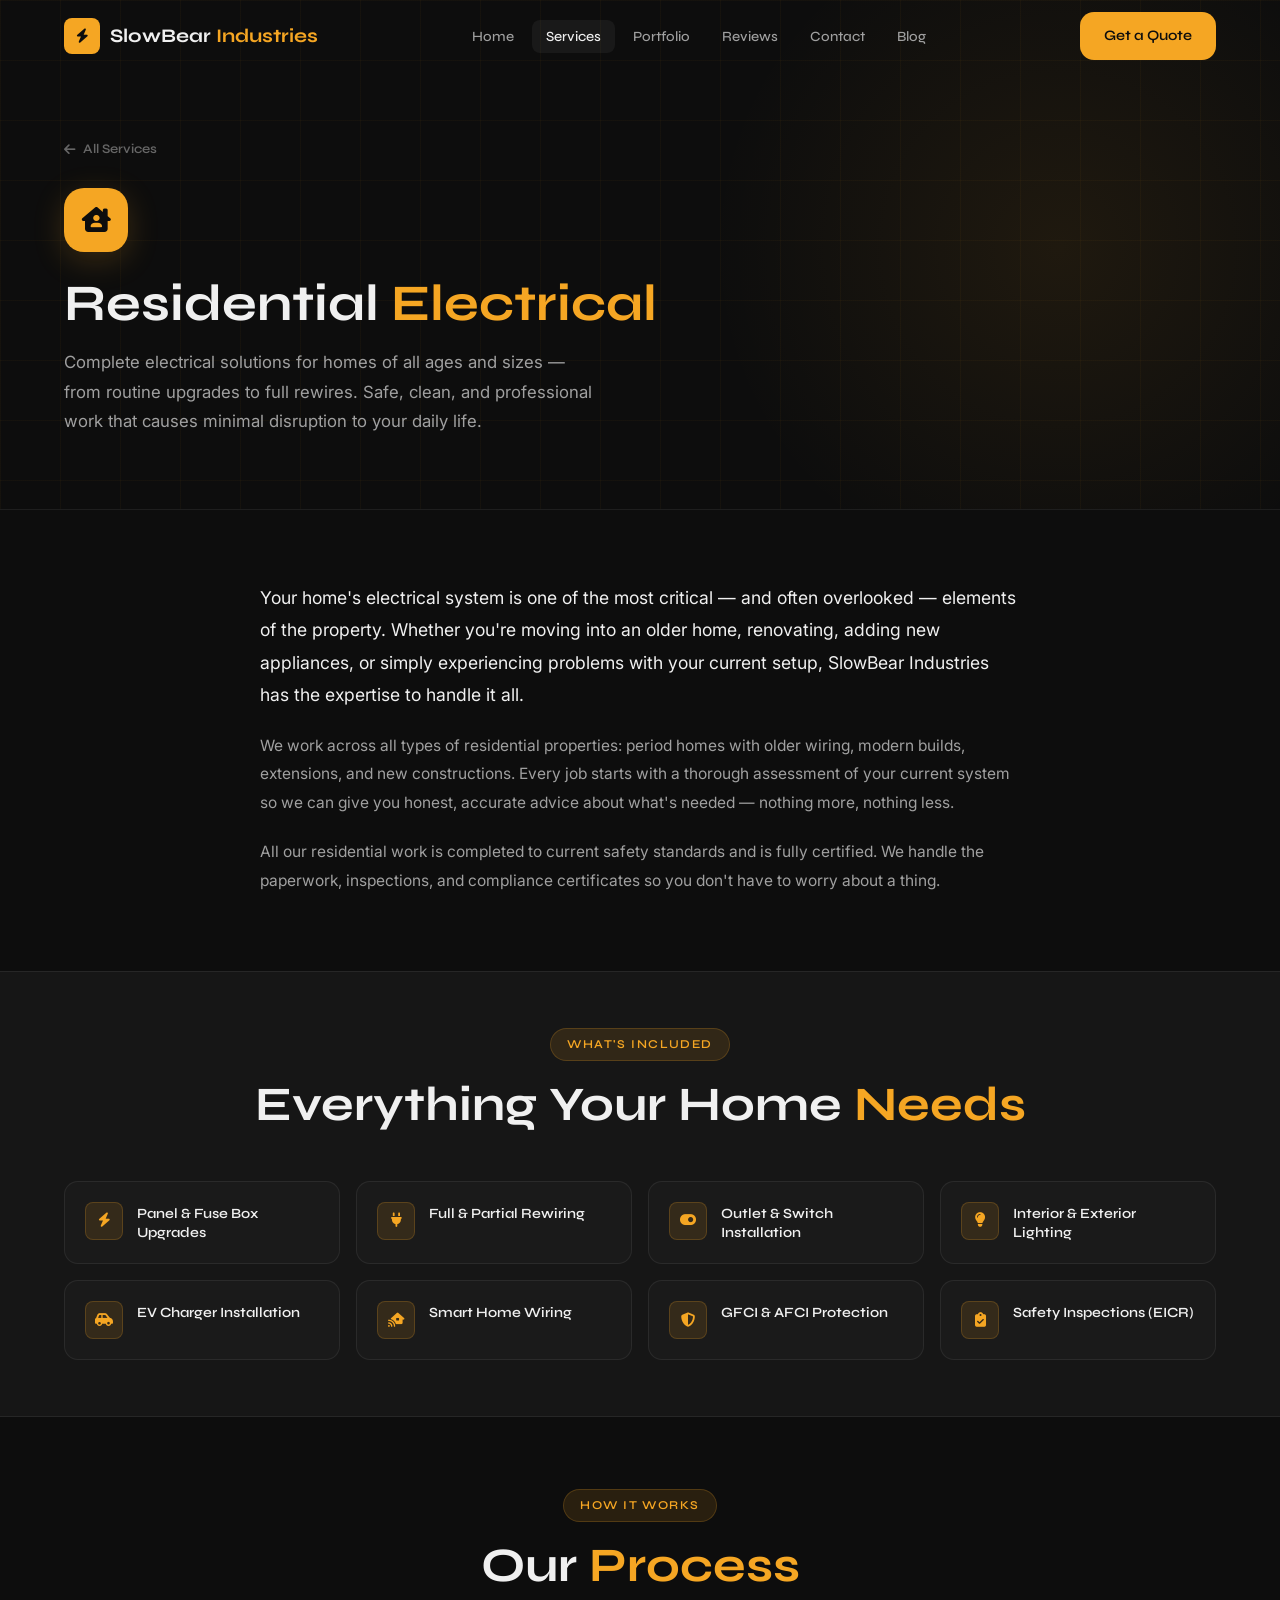
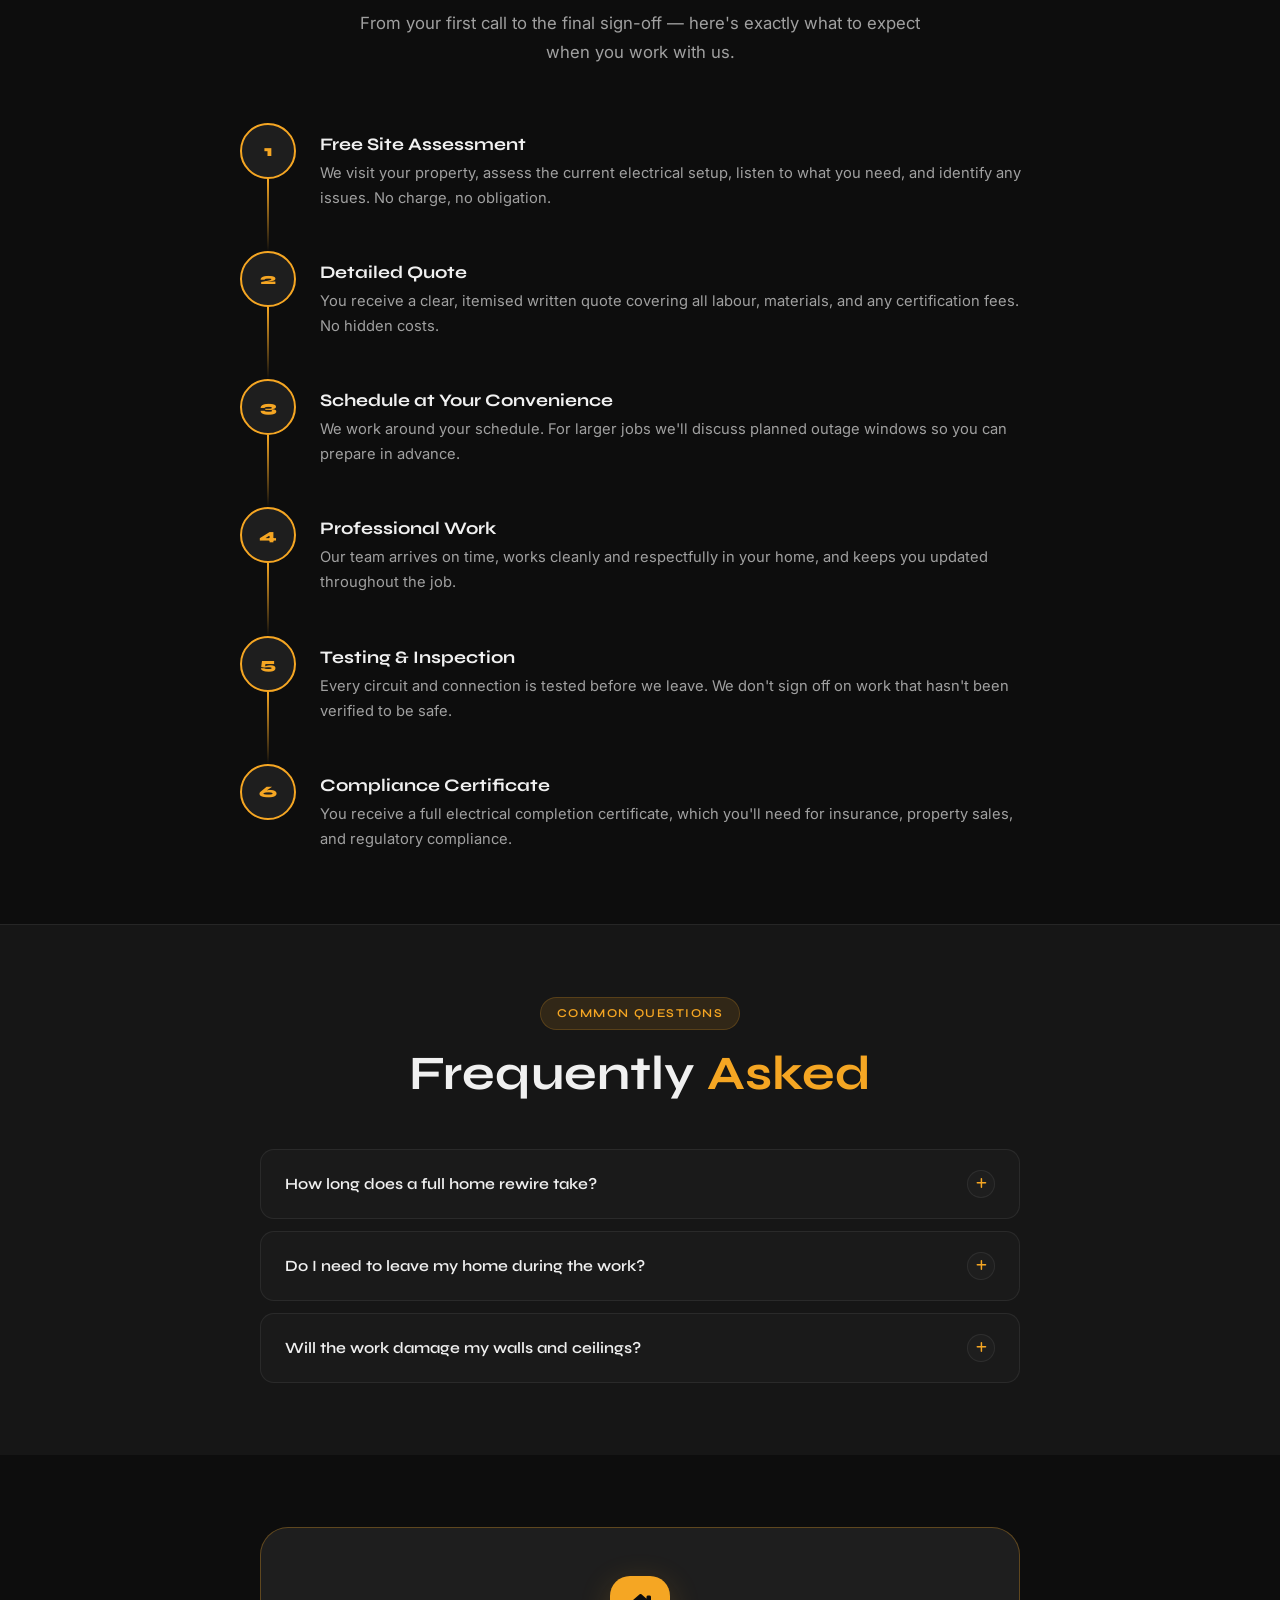
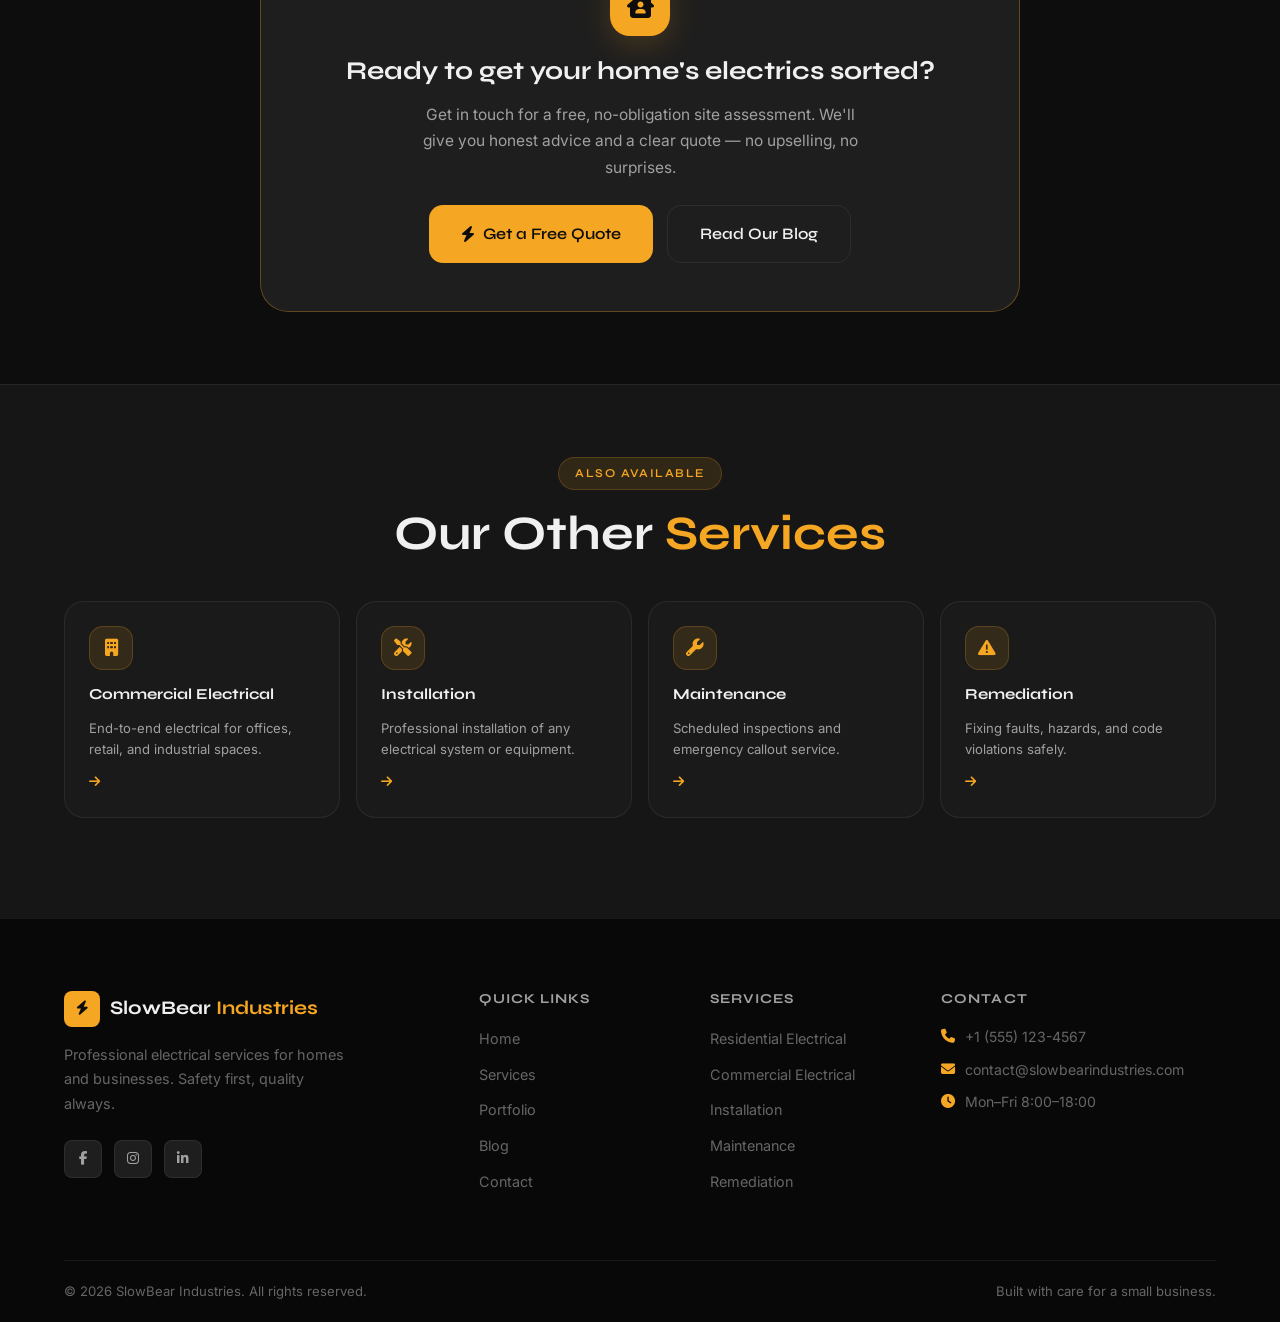
<file: services/residential-electrical.html>
<!DOCTYPE html>
<html lang="en">
<head>
  <meta charset="UTF-8" />
  <meta name="viewport" content="width=device-width, initial-scale=1.0" />
  <meta name="description" content="Professional residential electrical services — panel upgrades, rewiring, lighting, EV chargers, and smart home systems." />
  <title>Residential Electrical | SlowBear Industries</title>
  <link rel="preconnect" href="https://fonts.googleapis.com" />
  <link rel="preconnect" href="https://fonts.gstatic.com" crossorigin />
  <link href="https://fonts.googleapis.com/css2?family=Syne:wght@400;500;600;700;800&family=Inter:wght@300;400;500;600&display=swap" rel="stylesheet" />
  <link rel="stylesheet" href="https://cdnjs.cloudflare.com/ajax/libs/font-awesome/6.5.0/css/all.min.css" />
  <link rel="stylesheet" href="../css/style.css" />
  <link rel="stylesheet" href="../css/services.css" />
</head>
<body>

  <nav class="navbar scrolled" id="navbar">
    <div class="nav-container">
      <a href="../index.html" class="nav-logo">
        <span class="logo-icon"><i class="fa-solid fa-bolt"></i></span>
        <span class="logo-text">SlowBear <span class="logo-accent">Industries</span></span>
      </a>
      <ul class="nav-links" id="navLinks">
        <li><a href="../index.html" class="nav-link">Home</a></li>
        <li><a href="../index.html#services" class="nav-link active">Services</a></li>
        <li><a href="../index.html#portfolio" class="nav-link">Portfolio</a></li>
        <li><a href="../index.html#testimonials" class="nav-link">Reviews</a></li>
        <li><a href="../index.html#contact" class="nav-link">Contact</a></li>
        <li><a href="../blog.html" class="nav-link">Blog</a></li>
      </ul>
      <a href="../index.html#contact" class="btn btn-primary nav-cta">Get a Quote</a>
      <button class="hamburger" id="hamburger" aria-label="Toggle menu"><span></span><span></span><span></span></button>
    </div>
  </nav>

  <header class="service-hero">
    <div class="hero-grid-bg"></div>
    <div class="hero-glow"></div>
    <div class="container">
      <div class="service-hero-content">
        <a href="../index.html#services" class="service-back"><i class="fa-solid fa-arrow-left"></i> All Services</a>
        <div class="service-hero-icon"><i class="fa-solid fa-house-chimney-user"></i></div>
        <h1 class="service-hero-title">Residential <span class="text-accent">Electrical</span></h1>
        <p class="service-hero-subtitle">Complete electrical solutions for homes of all ages and sizes — from routine upgrades to full rewires. Safe, clean, and professional work that causes minimal disruption to your daily life.</p>
      </div>
    </div>
  </header>

  <section class="service-overview">
    <div class="container">
      <div class="service-overview-body reveal">
        <p>Your home's electrical system is one of the most critical — and often overlooked — elements of the property. Whether you're moving into an older home, renovating, adding new appliances, or simply experiencing problems with your current setup, SlowBear Industries has the expertise to handle it all.</p>
        <p>We work across all types of residential properties: period homes with older wiring, modern builds, extensions, and new constructions. Every job starts with a thorough assessment of your current system so we can give you honest, accurate advice about what's needed — nothing more, nothing less.</p>
        <p>All our residential work is completed to current safety standards and is fully certified. We handle the paperwork, inspections, and compliance certificates so you don't have to worry about a thing.</p>
      </div>
    </div>
  </section>

  <section class="service-included">
    <div class="container">
      <div class="section-header">
        <span class="section-tag">What's Included</span>
        <h2 class="section-title">Everything Your Home <span class="text-accent">Needs</span></h2>
      </div>
      <div class="included-grid">
        <div class="included-item reveal"><div class="included-icon"><i class="fa-solid fa-bolt"></i></div><span class="included-label">Panel &amp; Fuse Box Upgrades</span></div>
        <div class="included-item reveal"><div class="included-icon"><i class="fa-solid fa-plug"></i></div><span class="included-label">Full &amp; Partial Rewiring</span></div>
        <div class="included-item reveal"><div class="included-icon"><i class="fa-solid fa-toggle-on"></i></div><span class="included-label">Outlet &amp; Switch Installation</span></div>
        <div class="included-item reveal"><div class="included-icon"><i class="fa-solid fa-lightbulb"></i></div><span class="included-label">Interior &amp; Exterior Lighting</span></div>
        <div class="included-item reveal"><div class="included-icon"><i class="fa-solid fa-car-side"></i></div><span class="included-label">EV Charger Installation</span></div>
        <div class="included-item reveal"><div class="included-icon"><i class="fa-solid fa-house-signal"></i></div><span class="included-label">Smart Home Wiring</span></div>
        <div class="included-item reveal"><div class="included-icon"><i class="fa-solid fa-shield-halved"></i></div><span class="included-label">GFCI &amp; AFCI Protection</span></div>
        <div class="included-item reveal"><div class="included-icon"><i class="fa-solid fa-clipboard-check"></i></div><span class="included-label">Safety Inspections (EICR)</span></div>
      </div>
    </div>
  </section>

  <section class="service-process">
    <div class="container">
      <div class="section-header">
        <span class="section-tag">How It Works</span>
        <h2 class="section-title">Our <span class="text-accent">Process</span></h2>
        <p class="section-subtitle">From your first call to the final sign-off — here's exactly what to expect when you work with us.</p>
      </div>
      <div class="process-steps">
        <div class="process-step reveal">
          <div class="step-number">1</div>
          <div class="step-content">
            <h3 class="step-title">Free Site Assessment</h3>
            <p class="step-desc">We visit your property, assess the current electrical setup, listen to what you need, and identify any issues. No charge, no obligation.</p>
          </div>
        </div>
        <div class="process-step reveal">
          <div class="step-number">2</div>
          <div class="step-content">
            <h3 class="step-title">Detailed Quote</h3>
            <p class="step-desc">You receive a clear, itemised written quote covering all labour, materials, and any certification fees. No hidden costs.</p>
          </div>
        </div>
        <div class="process-step reveal">
          <div class="step-number">3</div>
          <div class="step-content">
            <h3 class="step-title">Schedule at Your Convenience</h3>
            <p class="step-desc">We work around your schedule. For larger jobs we'll discuss planned outage windows so you can prepare in advance.</p>
          </div>
        </div>
        <div class="process-step reveal">
          <div class="step-number">4</div>
          <div class="step-content">
            <h3 class="step-title">Professional Work</h3>
            <p class="step-desc">Our team arrives on time, works cleanly and respectfully in your home, and keeps you updated throughout the job.</p>
          </div>
        </div>
        <div class="process-step reveal">
          <div class="step-number">5</div>
          <div class="step-content">
            <h3 class="step-title">Testing &amp; Inspection</h3>
            <p class="step-desc">Every circuit and connection is tested before we leave. We don't sign off on work that hasn't been verified to be safe.</p>
          </div>
        </div>
        <div class="process-step reveal">
          <div class="step-number">6</div>
          <div class="step-content">
            <h3 class="step-title">Compliance Certificate</h3>
            <p class="step-desc">You receive a full electrical completion certificate, which you'll need for insurance, property sales, and regulatory compliance.</p>
          </div>
        </div>
      </div>
    </div>
  </section>

  <section class="service-faq">
    <div class="container">
      <div class="section-header">
        <span class="section-tag">Common Questions</span>
        <h2 class="section-title">Frequently <span class="text-accent">Asked</span></h2>
      </div>
      <div class="faq-list">
        <div class="faq-item">
          <button class="faq-question">
            <span class="faq-question-text">How long does a full home rewire take?</span>
            <span class="faq-icon"><i class="fa-solid fa-plus"></i></span>
          </button>
          <div class="faq-answer">
            <div class="faq-answer-inner">A full rewire for an average 3-bedroom house typically takes 5 to 7 working days. Larger properties or those with complex requirements may take longer. We'll give you a realistic timeline during the assessment — we don't rush work that affects your home's safety.</div>
          </div>
        </div>
        <div class="faq-item">
          <button class="faq-question">
            <span class="faq-question-text">Do I need to leave my home during the work?</span>
            <span class="faq-icon"><i class="fa-solid fa-plus"></i></span>
          </button>
          <div class="faq-answer">
            <div class="faq-answer-inner">For most jobs, no. However, during a full rewire there will be periods without power to parts of the house, and access is needed to all rooms. Some clients prefer to stay elsewhere during a full rewire — it's a matter of personal preference. We'll always discuss this with you beforehand.</div>
          </div>
        </div>
        <div class="faq-item">
          <button class="faq-question">
            <span class="faq-question-text">Will the work damage my walls and ceilings?</span>
            <span class="faq-icon"><i class="fa-solid fa-plus"></i></span>
          </button>
          <div class="faq-answer">
            <div class="faq-answer-inner">Modern rewiring techniques are significantly less disruptive than older methods. We use surface conduit where possible and minimise the need for chasing. Where plasterwork is unavoidable, we make good the surface before we leave. We'll discuss the extent of any making-good work during the quoting stage.</div>
          </div>
        </div>
      </div>
    </div>
  </section>

  <section class="service-cta-section">
    <div class="container">
      <div class="service-cta-box reveal">
        <div class="service-cta-icon"><i class="fa-solid fa-house-chimney-user"></i></div>
        <h3>Ready to get your home's electrics sorted?</h3>
        <p>Get in touch for a free, no-obligation site assessment. We'll give you honest advice and a clear quote — no upselling, no surprises.</p>
        <div class="service-cta-actions">
          <a href="../index.html#contact" class="btn btn-primary btn-lg"><i class="fa-solid fa-bolt"></i> Get a Free Quote</a>
          <a href="../blog.html" class="btn btn-outline btn-lg">Read Our Blog</a>
        </div>
      </div>
    </div>
  </section>

  <section class="other-services">
    <div class="container">
      <div class="section-header">
        <span class="section-tag">Also Available</span>
        <h2 class="section-title">Our Other <span class="text-accent">Services</span></h2>
      </div>
      <div class="other-services-grid">
        <a href="commercial-electrical.html" class="other-service-card reveal">
          <div class="service-icon"><i class="fa-solid fa-building"></i></div>
          <span class="other-service-title">Commercial Electrical</span>
          <span class="other-service-desc">End-to-end electrical for offices, retail, and industrial spaces.</span>
          <span class="other-service-arrow"><i class="fa-solid fa-arrow-right"></i></span>
        </a>
        <a href="installation.html" class="other-service-card reveal">
          <div class="service-icon"><i class="fa-solid fa-screwdriver-wrench"></i></div>
          <span class="other-service-title">Installation</span>
          <span class="other-service-desc">Professional installation of any electrical system or equipment.</span>
          <span class="other-service-arrow"><i class="fa-solid fa-arrow-right"></i></span>
        </a>
        <a href="maintenance.html" class="other-service-card reveal">
          <div class="service-icon"><i class="fa-solid fa-wrench"></i></div>
          <span class="other-service-title">Maintenance</span>
          <span class="other-service-desc">Scheduled inspections and emergency callout service.</span>
          <span class="other-service-arrow"><i class="fa-solid fa-arrow-right"></i></span>
        </a>
        <a href="remediation.html" class="other-service-card reveal">
          <div class="service-icon"><i class="fa-solid fa-triangle-exclamation"></i></div>
          <span class="other-service-title">Remediation</span>
          <span class="other-service-desc">Fixing faults, hazards, and code violations safely.</span>
          <span class="other-service-arrow"><i class="fa-solid fa-arrow-right"></i></span>
        </a>
      </div>
    </div>
  </section>

  <footer class="footer">
    <div class="container">
      <div class="footer-grid">
        <div class="footer-brand">
          <a href="../index.html" class="nav-logo"><span class="logo-icon"><i class="fa-solid fa-bolt"></i></span><span class="logo-text">SlowBear <span class="logo-accent">Industries</span></span></a>
          <p class="footer-tagline">Professional electrical services for homes and businesses. Safety first, quality always.</p>
          <div class="footer-social">
            <a href="#" aria-label="Facebook"><i class="fa-brands fa-facebook-f"></i></a>
            <a href="#" aria-label="Instagram"><i class="fa-brands fa-instagram"></i></a>
            <a href="#" aria-label="LinkedIn"><i class="fa-brands fa-linkedin-in"></i></a>
          </div>
        </div>
        <div class="footer-links"><h5>Quick Links</h5><ul><li><a href="../index.html">Home</a></li><li><a href="../index.html#services">Services</a></li><li><a href="../index.html#portfolio">Portfolio</a></li><li><a href="../blog.html">Blog</a></li><li><a href="../index.html#contact">Contact</a></li></ul></div>
        <div class="footer-links"><h5>Services</h5><ul><li><a href="residential-electrical.html">Residential Electrical</a></li><li><a href="commercial-electrical.html">Commercial Electrical</a></li><li><a href="installation.html">Installation</a></li><li><a href="maintenance.html">Maintenance</a></li><li><a href="remediation.html">Remediation</a></li></ul></div>
        <div class="footer-contact"><h5>Contact</h5><ul><li><i class="fa-solid fa-phone"></i> +1 (555) 123-4567</li><li><i class="fa-solid fa-envelope"></i> contact@slowbearindustries.com</li><li><i class="fa-solid fa-clock"></i> Mon–Fri 8:00–18:00</li></ul></div>
      </div>
      <div class="footer-bottom"><p>&copy; 2026 SlowBear Industries. All rights reserved.</p><p>Built with care for a small business.</p></div>
    </div>
  </footer>

  <script src="../js/services.js"></script>
</body>
</html>
</file>
<file: css/style.css>
/* ============================================================
   CSS VARIABLES
============================================================ */
:root {
  --bg:           #0d0d0d;
  --bg-surface:   #161616;
  --bg-elevated:  #1e1e1e;
  --bg-card:      #1a1a1a;

  --accent:       #f5a623;
  --accent-hover: #e8960f;
  --accent-dim:   rgba(245, 166, 35, 0.12);
  --accent-glow:  rgba(245, 166, 35, 0.25);

  --text-primary:   #f0f0f0;
  --text-secondary: #a0a0a0;
  --text-muted:     #666;

  --border:       rgba(255, 255, 255, 0.07);
  --border-hover: rgba(245, 166, 35, 0.3);

  --radius-sm:  8px;
  --radius-md:  14px;
  --radius-lg:  20px;
  --radius-xl:  28px;

  --shadow-sm:  0 2px 12px rgba(0, 0, 0, 0.3);
  --shadow-md:  0 8px 32px rgba(0, 0, 0, 0.4);
  --shadow-lg:  0 16px 56px rgba(0, 0, 0, 0.5);
  --shadow-accent: 0 8px 32px rgba(245, 166, 35, 0.2);

  --transition: 0.3s cubic-bezier(0.4, 0, 0.2, 1);

  --font-heading: 'Syne', sans-serif;
  --font-body:    'Inter', sans-serif;

  --nav-height: 72px;
}

/* ============================================================
   RESET & BASE
============================================================ */
*, *::before, *::after {
  box-sizing: border-box;
  margin: 0;
  padding: 0;
}

html {
  scroll-behavior: smooth;
  scroll-padding-top: var(--nav-height);
}

body {
  background-color: var(--bg);
  color: var(--text-primary);
  font-family: var(--font-body);
  font-size: 16px;
  line-height: 1.6;
  overflow-x: hidden;
  -webkit-font-smoothing: antialiased;
}

img {
  max-width: 100%;
  display: block;
}

a {
  text-decoration: none;
  color: inherit;
}

ul {
  list-style: none;
}

/* ============================================================
   TYPOGRAPHY
============================================================ */
h1, h2, h3, h4, h5 {
  font-family: var(--font-heading);
  line-height: 1.15;
  font-weight: 700;
}

.text-accent {
  color: var(--accent);
}

/* ============================================================
   LAYOUT UTILITIES
============================================================ */
.container {
  max-width: 1200px;
  margin: 0 auto;
  padding: 0 24px;
}

.section-header {
  text-align: center;
  margin-bottom: 64px;
}

.section-tag {
  display: inline-block;
  background: var(--accent-dim);
  color: var(--accent);
  font-family: var(--font-heading);
  font-size: 0.75rem;
  font-weight: 600;
  letter-spacing: 0.12em;
  text-transform: uppercase;
  padding: 6px 16px;
  border-radius: 100px;
  border: 1px solid rgba(245, 166, 35, 0.2);
  margin-bottom: 16px;
}

.section-title {
  font-size: clamp(2rem, 4vw, 3rem);
  margin-bottom: 16px;
  color: var(--text-primary);
}

.section-subtitle {
  font-size: 1.05rem;
  color: var(--text-secondary);
  max-width: 560px;
  margin: 0 auto;
  line-height: 1.7;
}

/* ============================================================
   BUTTONS
============================================================ */
.btn {
  display: inline-flex;
  align-items: center;
  gap: 8px;
  font-family: var(--font-heading);
  font-size: 0.9rem;
  font-weight: 600;
  padding: 12px 24px;
  border-radius: var(--radius-md);
  border: none;
  cursor: pointer;
  transition: var(--transition);
  white-space: nowrap;
}

.btn-lg {
  padding: 15px 32px;
  font-size: 1rem;
}

.btn-primary {
  background: var(--accent);
  color: #0d0d0d;
}

.btn-primary:hover {
  background: var(--accent-hover);
  box-shadow: var(--shadow-accent);
  transform: translateY(-2px);
}

.btn-outline {
  background: transparent;
  color: var(--text-primary);
  border: 1px solid var(--border);
}

.btn-outline:hover {
  border-color: var(--accent);
  color: var(--accent);
  transform: translateY(-2px);
}

/* ============================================================
   NAVBAR
============================================================ */
.navbar {
  position: fixed;
  top: 0;
  left: 0;
  right: 0;
  z-index: 100;
  height: var(--nav-height);
  transition: var(--transition);
}

.navbar.scrolled {
  background: rgba(13, 13, 13, 0.92);
  backdrop-filter: blur(20px);
  -webkit-backdrop-filter: blur(20px);
  border-bottom: 1px solid var(--border);
  box-shadow: 0 4px 24px rgba(0, 0, 0, 0.4);
}

.nav-container {
  max-width: 1200px;
  margin: 0 auto;
  padding: 0 24px;
  height: 100%;
  display: flex;
  align-items: center;
  justify-content: space-between;
  gap: 32px;
}

.nav-logo {
  display: flex;
  align-items: center;
  gap: 10px;
  font-family: var(--font-heading);
  font-size: 1.2rem;
  font-weight: 700;
  color: var(--text-primary);
}

.logo-icon {
  width: 36px;
  height: 36px;
  background: var(--accent);
  color: #0d0d0d;
  border-radius: var(--radius-sm);
  display: flex;
  align-items: center;
  justify-content: center;
  font-size: 0.9rem;
}

.logo-accent {
  color: var(--accent);
}

.nav-links {
  display: flex;
  align-items: center;
  gap: 4px;
  margin: 0 auto;
}

.nav-link {
  font-family: var(--font-heading);
  font-size: 0.88rem;
  font-weight: 500;
  color: var(--text-secondary);
  padding: 8px 14px;
  border-radius: var(--radius-sm);
  transition: var(--transition);
}

.nav-link:hover,
.nav-link.active {
  color: var(--text-primary);
  background: rgba(255, 255, 255, 0.05);
}

.nav-cta {
  flex-shrink: 0;
}

.hamburger {
  display: none;
  flex-direction: column;
  gap: 5px;
  background: none;
  border: none;
  cursor: pointer;
  padding: 6px;
  z-index: 101;
}

.hamburger span {
  display: block;
  width: 24px;
  height: 2px;
  background: var(--text-primary);
  border-radius: 2px;
  transition: var(--transition);
}

.hamburger.active span:nth-child(1) {
  transform: translateY(7px) rotate(45deg);
}
.hamburger.active span:nth-child(2) {
  opacity: 0;
}
.hamburger.active span:nth-child(3) {
  transform: translateY(-7px) rotate(-45deg);
}

/* ============================================================
   HERO
============================================================ */
.hero {
  position: relative;
  min-height: 100vh;
  display: flex;
  align-items: center;
  overflow: hidden;
  padding: calc(var(--nav-height) + 40px) 0 80px;
}

.hero-grid-bg {
  position: absolute;
  inset: 0;
  background-image:
    linear-gradient(rgba(245, 166, 35, 0.04) 1px, transparent 1px),
    linear-gradient(90deg, rgba(245, 166, 35, 0.04) 1px, transparent 1px);
  background-size: 60px 60px;
  pointer-events: none;
}

.hero-glow {
  position: absolute;
  top: -20%;
  right: -10%;
  width: 700px;
  height: 700px;
  background: radial-gradient(circle, rgba(245, 166, 35, 0.08) 0%, transparent 70%);
  pointer-events: none;
}

.hero-content {
  max-width: 680px;
  position: relative;
  z-index: 1;
}

.hero-badge {
  display: inline-flex;
  align-items: center;
  gap: 8px;
  background: var(--accent-dim);
  color: var(--accent);
  font-size: 0.8rem;
  font-weight: 600;
  font-family: var(--font-heading);
  letter-spacing: 0.05em;
  padding: 8px 18px;
  border-radius: 100px;
  border: 1px solid rgba(245, 166, 35, 0.2);
  margin-bottom: 28px;
}

.hero-title {
  font-size: clamp(2.8rem, 6vw, 5rem);
  line-height: 1.1;
  margin-bottom: 24px;
  color: var(--text-primary);
}

.hero-subtitle {
  font-size: 1.1rem;
  color: var(--text-secondary);
  line-height: 1.75;
  margin-bottom: 40px;
  max-width: 520px;
}

.hero-actions {
  display: flex;
  gap: 16px;
  flex-wrap: wrap;
}

.hero-scroll-hint {
  position: absolute;
  bottom: 32px;
  left: 50%;
  transform: translateX(-50%);
  display: flex;
  flex-direction: column;
  align-items: center;
  gap: 6px;
  color: var(--text-muted);
  font-size: 0.75rem;
  letter-spacing: 0.1em;
  text-transform: uppercase;
  animation: bounce 2s infinite;
}

@keyframes bounce {
  0%, 100% { transform: translateX(-50%) translateY(0); }
  50%       { transform: translateX(-50%) translateY(6px); }
}

/* ============================================================
   TRUST BAR
============================================================ */
.trust-bar {
  background: var(--bg-surface);
  border-top: 1px solid var(--border);
  border-bottom: 1px solid var(--border);
  padding: 48px 0;
}

.trust-grid {
  display: flex;
  align-items: center;
  justify-content: center;
  gap: 0;
  flex-wrap: wrap;
}

.trust-item {
  flex: 1;
  min-width: 160px;
  display: flex;
  flex-direction: column;
  align-items: center;
  text-align: center;
  padding: 16px 24px;
}

.trust-number {
  font-family: var(--font-heading);
  font-size: 3rem;
  font-weight: 800;
  color: var(--accent);
  line-height: 1;
}

.trust-suffix {
  font-family: var(--font-heading);
  font-size: 2rem;
  font-weight: 800;
  color: var(--accent);
  line-height: 1;
  margin-left: -4px;
  display: inline;
}

.trust-number + .trust-suffix {
  display: inline;
  vertical-align: super;
  font-size: 1.5rem;
}

.trust-label {
  font-size: 0.85rem;
  color: var(--text-secondary);
  margin-top: 6px;
  font-weight: 500;
}

.trust-icon {
  font-size: 2.4rem;
  color: var(--accent);
  margin-bottom: 6px;
}

.trust-divider {
  width: 1px;
  height: 60px;
  background: var(--border);
  flex-shrink: 0;
}

/* ============================================================
   SERVICES
============================================================ */
.services {
  padding: 100px 0;
}

.services-bento {
  display: grid;
  grid-template-columns: repeat(3, 1fr);
  grid-template-rows: auto auto;
  gap: 16px;
}

a.service-card {
  color: inherit;
  text-decoration: none;
  display: block;
}

.service-card {
  background: var(--bg-card);
  border: 1px solid var(--border);
  border-radius: var(--radius-lg);
  padding: 32px;
  position: relative;
  overflow: hidden;
  transition: var(--transition);
}

.service-card::before {
  content: '';
  position: absolute;
  inset: 0;
  background: linear-gradient(135deg, var(--accent-dim) 0%, transparent 60%);
  opacity: 0;
  transition: var(--transition);
}

.service-card:hover {
  border-color: var(--border-hover);
  transform: translateY(-4px);
  box-shadow: var(--shadow-md);
}

.service-card:hover::before {
  opacity: 1;
}

.service-card--large {
  grid-column: span 2;
  display: grid;
  grid-template-columns: 1fr auto;
  gap: 16px;
  align-items: start;
}

.service-card--large .service-desc {
  grid-column: 1 / -1;
}

.service-icon {
  width: 52px;
  height: 52px;
  background: var(--accent-dim);
  border: 1px solid rgba(245, 166, 35, 0.2);
  border-radius: var(--radius-md);
  display: flex;
  align-items: center;
  justify-content: center;
  font-size: 1.3rem;
  color: var(--accent);
  margin-bottom: 20px;
  transition: var(--transition);
  position: relative;
}

.service-card:hover .service-icon {
  background: var(--accent);
  color: #0d0d0d;
  border-color: var(--accent);
  box-shadow: var(--shadow-accent);
}

.service-title {
  font-size: 1.2rem;
  font-weight: 700;
  margin-bottom: 10px;
  color: var(--text-primary);
}

.service-desc {
  font-size: 0.92rem;
  color: var(--text-secondary);
  line-height: 1.7;
}

.service-tag {
  display: inline-flex;
  align-items: center;
  background: var(--accent);
  color: #0d0d0d;
  font-family: var(--font-heading);
  font-size: 0.7rem;
  font-weight: 700;
  letter-spacing: 0.08em;
  text-transform: uppercase;
  padding: 4px 12px;
  border-radius: 100px;
  align-self: start;
  justify-self: end;
}

/* ============================================================
   PORTFOLIO
============================================================ */
.portfolio {
  padding: 100px 0;
  background: var(--bg-surface);
}

.carousel-wrapper {
  position: relative;
  margin-top: 0;
  padding: 0 60px;
  overflow: hidden;
}

.carousel {
  overflow: hidden;
  cursor: grab;
  user-select: none;
}

.carousel.dragging {
  cursor: grabbing;
}

.carousel-track {
  display: flex;
  gap: 24px;
  transition: transform 0.5s cubic-bezier(0.4, 0, 0.2, 1);
  will-change: transform;
}

.portfolio-card {
  flex: 0 0 380px;
  background: var(--bg-card);
  border: 1px solid var(--border);
  border-radius: var(--radius-lg);
  overflow: hidden;
  transition: var(--transition);
}

.portfolio-card:hover {
  border-color: var(--border-hover);
  transform: translateY(-4px);
  box-shadow: var(--shadow-md);
}

.portfolio-img {
  height: 240px;
  position: relative;
  overflow: hidden;
}

.portfolio-img--1 { background: linear-gradient(135deg, #1a2a3a 0%, #0d1a2a 100%); }
.portfolio-img--2 { background: linear-gradient(135deg, #2a1a0d 0%, #1a0d00 100%); }
.portfolio-img--3 { background: linear-gradient(135deg, #1a2a1a 0%, #0d1a0d 100%); }
.portfolio-img--4 { background: linear-gradient(135deg, #2a2a0d 0%, #1a1a00 100%); }
.portfolio-img--5 { background: linear-gradient(135deg, #2a0d2a 0%, #1a001a 100%); }
.portfolio-img--6 { background: linear-gradient(135deg, #0d2a2a 0%, #001a1a 100%); }

.portfolio-img-overlay {
  position: absolute;
  inset: 0;
  display: flex;
  align-items: center;
  justify-content: center;
  background: rgba(0,0,0,0.3);
  color: var(--text-muted);
  font-size: 0.75rem;
  font-style: italic;
  text-align: center;
  padding: 20px;
  opacity: 0;
  transition: var(--transition);
}

.portfolio-card:hover .portfolio-img-overlay {
  opacity: 1;
}

.portfolio-info {
  padding: 24px;
}

.portfolio-category {
  display: inline-block;
  background: var(--accent-dim);
  color: var(--accent);
  font-size: 0.72rem;
  font-weight: 600;
  font-family: var(--font-heading);
  letter-spacing: 0.1em;
  text-transform: uppercase;
  padding: 4px 12px;
  border-radius: 100px;
  margin-bottom: 12px;
}

.portfolio-title {
  font-size: 1.05rem;
  font-weight: 700;
  margin-bottom: 8px;
  color: var(--text-primary);
}

.portfolio-desc {
  font-size: 0.88rem;
  color: var(--text-secondary);
  line-height: 1.65;
}

.carousel-btn {
  position: absolute;
  top: 50%;
  transform: translateY(-50%);
  width: 44px;
  height: 44px;
  background: var(--bg-elevated);
  border: 1px solid var(--border);
  border-radius: 50%;
  color: var(--text-primary);
  font-size: 0.9rem;
  cursor: pointer;
  transition: var(--transition);
  display: flex;
  align-items: center;
  justify-content: center;
  z-index: 2;
}

.carousel-btn:hover {
  background: var(--accent);
  color: #0d0d0d;
  border-color: var(--accent);
}

.carousel-btn--prev { left: 8px; }
.carousel-btn--next { right: 8px; }

.carousel-dots {
  display: flex;
  justify-content: center;
  gap: 8px;
  margin-top: 32px;
}

.dot {
  width: 8px;
  height: 8px;
  border-radius: 50%;
  background: var(--border);
  border: 1px solid rgba(255,255,255,0.1);
  cursor: pointer;
  transition: var(--transition);
}

.dot.active {
  background: var(--accent);
  width: 24px;
  border-radius: 4px;
  border-color: var(--accent);
}

/* ============================================================
   TESTIMONIALS
============================================================ */
.testimonials {
  padding: 100px 0;
}

.testimonials-grid {
  display: grid;
  grid-template-columns: repeat(3, 1fr);
  gap: 24px;
}

.testimonial-card {
  background: var(--bg-card);
  border: 1px solid var(--border);
  border-radius: var(--radius-lg);
  padding: 32px;
  transition: var(--transition);
  position: relative;
}

.testimonial-card::before {
  content: '\201C';
  position: absolute;
  top: 20px;
  right: 28px;
  font-family: Georgia, serif;
  font-size: 5rem;
  line-height: 1;
  color: var(--accent-dim);
  pointer-events: none;
}

.testimonial-card:hover {
  border-color: var(--border-hover);
  box-shadow: var(--shadow-md);
  transform: translateY(-4px);
}

.testimonial-stars {
  display: flex;
  gap: 4px;
  color: var(--accent);
  font-size: 0.85rem;
  margin-bottom: 16px;
}

.testimonial-text {
  font-size: 0.95rem;
  color: var(--text-secondary);
  line-height: 1.75;
  margin-bottom: 24px;
  font-style: italic;
}

.testimonial-author {
  display: flex;
  align-items: center;
  gap: 12px;
}

.testimonial-avatar {
  width: 44px;
  height: 44px;
  background: var(--accent-dim);
  border: 1px solid rgba(245, 166, 35, 0.25);
  color: var(--accent);
  border-radius: 50%;
  display: flex;
  align-items: center;
  justify-content: center;
  font-family: var(--font-heading);
  font-size: 0.75rem;
  font-weight: 700;
  flex-shrink: 0;
}

.testimonial-author strong {
  display: block;
  font-family: var(--font-heading);
  font-size: 0.92rem;
  color: var(--text-primary);
}

.testimonial-author span {
  font-size: 0.8rem;
  color: var(--text-muted);
}

/* ============================================================
   CONTACT
============================================================ */
.contact {
  padding: 100px 0;
  background: var(--bg-surface);
}

.contact-grid {
  display: grid;
  grid-template-columns: repeat(4, 1fr);
  gap: 20px;
}

.contact-card {
  background: var(--bg-card);
  border: 1px solid var(--border);
  border-radius: var(--radius-lg);
  padding: 32px 24px;
  text-align: center;
  transition: var(--transition);
}

.contact-card:hover {
  border-color: var(--border-hover);
  transform: translateY(-4px);
  box-shadow: var(--shadow-md);
}

.contact-icon {
  width: 56px;
  height: 56px;
  background: var(--accent-dim);
  border: 1px solid rgba(245, 166, 35, 0.2);
  border-radius: var(--radius-md);
  display: flex;
  align-items: center;
  justify-content: center;
  font-size: 1.3rem;
  color: var(--accent);
  margin: 0 auto 20px;
  transition: var(--transition);
}

.contact-card:hover .contact-icon {
  background: var(--accent);
  color: #0d0d0d;
  border-color: var(--accent);
  box-shadow: var(--shadow-accent);
}

.contact-label {
  font-family: var(--font-heading);
  font-size: 0.8rem;
  font-weight: 600;
  letter-spacing: 0.1em;
  text-transform: uppercase;
  color: var(--text-muted);
  margin-bottom: 10px;
}

.contact-value {
  font-family: var(--font-heading);
  font-size: 1rem;
  font-weight: 600;
  color: var(--text-primary);
  margin-bottom: 6px;
}

.contact-note {
  font-size: 0.82rem;
  color: var(--text-muted);
}

/* ============================================================
   FOOTER
============================================================ */
.footer {
  background: #080808;
  border-top: 1px solid var(--border);
  padding: 72px 0 0;
}

.footer-grid {
  display: grid;
  grid-template-columns: 2fr 1fr 1fr 1.5fr;
  gap: 48px;
  padding-bottom: 56px;
}

.footer-brand .nav-logo {
  margin-bottom: 16px;
  display: inline-flex;
}

.footer-tagline {
  font-size: 0.9rem;
  color: var(--text-muted);
  line-height: 1.7;
  margin-bottom: 24px;
  max-width: 280px;
}

.footer-social {
  display: flex;
  gap: 12px;
}

.footer-social a {
  width: 38px;
  height: 38px;
  background: var(--bg-elevated);
  border: 1px solid var(--border);
  border-radius: var(--radius-sm);
  display: flex;
  align-items: center;
  justify-content: center;
  color: var(--text-secondary);
  font-size: 0.85rem;
  transition: var(--transition);
}

.footer-social a:hover {
  background: var(--accent);
  color: #0d0d0d;
  border-color: var(--accent);
}

.footer-links h5,
.footer-contact h5 {
  font-family: var(--font-heading);
  font-size: 0.85rem;
  font-weight: 700;
  letter-spacing: 0.08em;
  text-transform: uppercase;
  color: var(--text-secondary);
  margin-bottom: 20px;
}

.footer-links ul li,
.footer-contact ul li {
  margin-bottom: 10px;
}

.footer-links ul li a {
  font-size: 0.9rem;
  color: var(--text-muted);
  transition: var(--transition);
}

.footer-links ul li a:hover {
  color: var(--accent);
}

.footer-contact ul li {
  display: flex;
  align-items: flex-start;
  gap: 10px;
  font-size: 0.88rem;
  color: var(--text-muted);
}

.footer-contact ul li i {
  color: var(--accent);
  margin-top: 3px;
  flex-shrink: 0;
}

.footer-bottom {
  border-top: 1px solid var(--border);
  padding: 20px 0;
  display: flex;
  justify-content: space-between;
  align-items: center;
  font-size: 0.82rem;
  color: var(--text-muted);
}

/* ============================================================
   PORTFOLIO CARD — view details hover
============================================================ */
.portfolio-card {
  cursor: pointer;
}

.portfolio-img-overlay {
  display: flex;
  flex-direction: column;
  align-items: center;
  justify-content: center;
  gap: 10px;
  background: rgba(0, 0, 0, 0.65);
  backdrop-filter: blur(4px);
  color: var(--text-primary);
  font-family: var(--font-heading);
  font-size: 0.85rem;
  font-weight: 600;
  letter-spacing: 0.05em;
  opacity: 0;
  transition: var(--transition);
}

.portfolio-img-overlay i {
  font-size: 1.4rem;
  color: var(--accent);
}

.portfolio-card:hover .portfolio-img-overlay {
  opacity: 1;
}

/* ============================================================
   MODAL
============================================================ */
.modal-overlay {
  position: fixed;
  inset: 0;
  z-index: 300;
  background: rgba(0, 0, 0, 0.85);
  backdrop-filter: blur(6px);
  -webkit-backdrop-filter: blur(6px);
  display: flex;
  align-items: center;
  justify-content: center;
  padding: 24px;
  opacity: 0;
  visibility: hidden;
  transition: opacity 0.3s ease, visibility 0.3s ease;
}

.modal-overlay.open {
  opacity: 1;
  visibility: visible;
}

.modal-box {
  position: relative;
  background: var(--bg-elevated);
  border: 1px solid var(--border);
  border-radius: var(--radius-xl);
  max-width: 900px;
  width: 100%;
  max-height: 90vh;
  overflow: hidden;
  display: flex;
  flex-direction: row;
  box-shadow: var(--shadow-lg);
  transform: translateY(20px) scale(0.97);
  transition: transform 0.35s cubic-bezier(0.4, 0, 0.2, 1);
}

.modal-overlay.open .modal-box {
  transform: translateY(0) scale(1);
}

.modal-close {
  position: absolute;
  top: 16px;
  right: 16px;
  z-index: 10;
  width: 36px;
  height: 36px;
  background: rgba(13, 13, 13, 0.8);
  border: 1px solid var(--border);
  border-radius: 50%;
  color: var(--text-primary);
  font-size: 1rem;
  cursor: pointer;
  display: flex;
  align-items: center;
  justify-content: center;
  transition: var(--transition);
}

.modal-close:hover {
  background: var(--accent);
  color: #0d0d0d;
  border-color: var(--accent);
}

.modal-img-wrap {
  flex: 0 0 380px;
  min-height: 480px;
}

.modal-img {
  width: 100%;
  height: 100%;
  background-size: cover;
  background-position: center;
}

.modal-content {
  flex: 1;
  padding: 40px 36px;
  overflow-y: auto;
  display: flex;
  flex-direction: column;
  gap: 16px;
}

.modal-title {
  font-size: 1.6rem;
  color: var(--text-primary);
  line-height: 1.2;
  margin-top: 4px;
}

.modal-desc {
  display: flex;
  flex-direction: column;
  gap: 12px;
}

.modal-desc p {
  font-size: 0.92rem;
  color: var(--text-secondary);
  line-height: 1.8;
}

.modal-meta {
  display: flex;
  flex-wrap: wrap;
  gap: 10px;
  margin-top: 8px;
  padding-top: 20px;
  border-top: 1px solid var(--border);
}

.modal-chip {
  display: flex;
  align-items: center;
  gap: 8px;
  background: var(--bg-card);
  border: 1px solid var(--border);
  border-radius: var(--radius-sm);
  padding: 8px 14px;
  font-size: 0.82rem;
}

.modal-chip i {
  color: var(--accent);
  font-size: 0.8rem;
}

.modal-chip strong {
  color: var(--text-primary);
  font-family: var(--font-heading);
  font-size: 0.78rem;
  text-transform: uppercase;
  letter-spacing: 0.06em;
  margin-right: 2px;
}

.modal-chip span {
  color: var(--text-secondary);
}

@media (max-width: 768px) {
  .modal-box {
    flex-direction: column;
    max-height: 92vh;
    overflow-y: auto;
  }

  .modal-img-wrap {
    flex: none;
    width: 100%;
    height: 220px;
    min-height: unset;
  }

  .modal-content {
    padding: 28px 24px;
  }

  .modal-title {
    font-size: 1.3rem;
  }
}

/* ============================================================
   REVEAL ANIMATION
============================================================ */
.reveal {
  opacity: 0;
  transform: translateY(30px);
  transition: opacity 0.6s ease, transform 0.6s ease;
}

.reveal.visible {
  opacity: 1;
  transform: translateY(0);
}

.reveal:nth-child(2) { transition-delay: 0.1s; }
.reveal:nth-child(3) { transition-delay: 0.2s; }
.reveal:nth-child(4) { transition-delay: 0.3s; }
.reveal:nth-child(5) { transition-delay: 0.4s; }

/* ============================================================
   RESPONSIVE
============================================================ */
@media (max-width: 1024px) {
  .services-bento {
    grid-template-columns: repeat(2, 1fr);
  }

  .service-card--large {
    grid-column: span 2;
  }

  .contact-grid {
    grid-template-columns: repeat(2, 1fr);
  }

  .footer-grid {
    grid-template-columns: 1fr 1fr;
    gap: 32px;
  }

  .testimonials-grid {
    grid-template-columns: 1fr;
    max-width: 560px;
    margin: 0 auto;
  }
}

@media (max-width: 768px) {
  .nav-links {
    position: fixed;
    top: var(--nav-height);
    left: 0;
    right: 0;
    background: rgba(13, 13, 13, 0.97);
    backdrop-filter: blur(20px);
    flex-direction: column;
    padding: 24px;
    gap: 8px;
    border-bottom: 1px solid var(--border);
    transform: translateY(-120%);
    opacity: 0;
    transition: var(--transition);
    pointer-events: none;
  }

  .nav-links.open {
    transform: translateY(0);
    opacity: 1;
    pointer-events: all;
  }

  .nav-link {
    width: 100%;
    text-align: center;
    padding: 12px;
  }

  .nav-cta {
    display: none;
  }

  .hamburger {
    display: flex;
  }

  .hero-title {
    font-size: clamp(2rem, 8vw, 3rem);
  }

  .hero-actions {
    flex-direction: column;
    align-items: flex-start;
  }

  .trust-divider {
    display: none;
  }

  .trust-grid {
    display: grid;
    grid-template-columns: 1fr 1fr;
    gap: 24px;
  }

  .services-bento {
    grid-template-columns: 1fr;
  }

  .service-card--large {
    grid-column: span 1;
    grid-template-columns: 1fr;
  }

  .service-tag {
    justify-self: start;
  }

  .portfolio-card {
    flex: 0 0 300px;
  }

  .carousel-wrapper {
    padding: 0 40px;
  }

  .contact-grid {
    grid-template-columns: 1fr 1fr;
  }

  .footer-grid {
    grid-template-columns: 1fr;
    gap: 32px;
  }

  .footer-bottom {
    flex-direction: column;
    gap: 8px;
    text-align: center;
  }
}

@media (max-width: 480px) {
  .contact-grid {
    grid-template-columns: 1fr;
  }

  .carousel-wrapper {
    padding: 0 20px;
  }

  .portfolio-card {
    flex: 0 0 280px;
  }
}
</file>
<file: css/blog.css>
/* ============================================================
   BLOG — shared image placeholders
============================================================ */
.blog-img--1 { background: linear-gradient(135deg, #1a2a3a 0%, #0d1a2a 100%); }
.blog-img--2 { background: linear-gradient(135deg, #2a1a0d 0%, #1a0d00 100%); }
.blog-img--3 { background: linear-gradient(135deg, #1a2a1a 0%, #0d1a0d 100%); }

/* ============================================================
   BLOG CATEGORY PILLS
============================================================ */
.blog-category {
  display: inline-block;
  font-family: var(--font-heading);
  font-size: 0.7rem;
  font-weight: 700;
  letter-spacing: 0.1em;
  text-transform: uppercase;
  padding: 4px 12px;
  border-radius: 100px;
  margin-bottom: 12px;
}

.blog-category--residential {
  background: rgba(59, 130, 246, 0.15);
  color: #60a5fa;
  border: 1px solid rgba(59, 130, 246, 0.25);
}

.blog-category--commercial {
  background: rgba(245, 166, 35, 0.12);
  color: var(--accent);
  border: 1px solid rgba(245, 166, 35, 0.2);
}

.blog-category--safety {
  background: rgba(239, 68, 68, 0.12);
  color: #f87171;
  border: 1px solid rgba(239, 68, 68, 0.2);
}

/* ============================================================
   BLOG META
============================================================ */
.blog-meta {
  display: flex;
  align-items: center;
  gap: 10px;
  flex-wrap: wrap;
  font-size: 0.82rem;
  color: var(--text-muted);
}

.blog-author {
  display: flex;
  align-items: center;
  gap: 8px;
}

.blog-avatar {
  width: 28px;
  height: 28px;
  background: var(--accent-dim);
  border: 1px solid rgba(245, 166, 35, 0.2);
  color: var(--accent);
  border-radius: 50%;
  display: flex;
  align-items: center;
  justify-content: center;
  font-family: var(--font-heading);
  font-size: 0.6rem;
  font-weight: 700;
  flex-shrink: 0;
}

.blog-meta i {
  color: var(--accent);
  margin-right: 3px;
}

.blog-meta-dot {
  color: var(--border);
}

/* ============================================================
   BLOG HERO
============================================================ */
.blog-hero {
  position: relative;
  padding: calc(var(--nav-height) + 72px) 0 80px;
  overflow: hidden;
  background: var(--bg);
  border-bottom: 1px solid var(--border);
}

.blog-hero-content {
  max-width: 640px;
  position: relative;
  z-index: 1;
}

.blog-hero-content .section-tag {
  margin-bottom: 20px;
}

.blog-hero-title {
  font-size: clamp(2.2rem, 5vw, 3.8rem);
  margin-bottom: 20px;
  line-height: 1.1;
}

.blog-hero-subtitle {
  font-size: 1.05rem;
  color: var(--text-secondary);
  line-height: 1.75;
  max-width: 520px;
}

/* ============================================================
   FEATURED ARTICLE
============================================================ */
.blog-featured {
  padding: 80px 0 48px;
}

.featured-card {
  display: grid;
  grid-template-columns: 1fr 1fr;
  border: 1px solid var(--border);
  border-radius: var(--radius-xl);
  overflow: hidden;
  background: var(--bg-card);
  transition: var(--transition);
}

.featured-card:hover {
  border-color: var(--border-hover);
  box-shadow: var(--shadow-md);
}

.featured-img {
  min-height: 400px;
  position: relative;
}

.featured-img-overlay {
  position: absolute;
  inset: 0;
  background: linear-gradient(to right, transparent 60%, var(--bg-card));
}

.featured-content {
  padding: 48px 44px;
  display: flex;
  flex-direction: column;
  justify-content: center;
  gap: 16px;
}

.featured-top {
  display: flex;
  align-items: center;
  gap: 12px;
}

.blog-featured-badge {
  display: inline-flex;
  align-items: center;
  gap: 6px;
  background: var(--accent-dim);
  color: var(--accent);
  font-family: var(--font-heading);
  font-size: 0.7rem;
  font-weight: 700;
  letter-spacing: 0.08em;
  text-transform: uppercase;
  padding: 4px 12px;
  border-radius: 100px;
  border: 1px solid rgba(245, 166, 35, 0.2);
}

.featured-title {
  font-size: clamp(1.4rem, 2.5vw, 2rem);
  line-height: 1.25;
  color: var(--text-primary);
}

.featured-excerpt {
  font-size: 0.95rem;
  color: var(--text-secondary);
  line-height: 1.75;
}

.blog-read-btn {
  align-self: flex-start;
  margin-top: 8px;
}

/* ============================================================
   BLOG GRID
============================================================ */
.blog-grid-section {
  padding: 0 0 100px;
}

.blog-grid {
  display: grid;
  grid-template-columns: repeat(2, 1fr);
  gap: 24px;
  margin-bottom: 48px;
}

.blog-card {
  background: var(--bg-card);
  border: 1px solid var(--border);
  border-radius: var(--radius-lg);
  overflow: hidden;
  transition: var(--transition);
}

.blog-card:hover {
  border-color: var(--border-hover);
  transform: translateY(-4px);
  box-shadow: var(--shadow-md);
}

.blog-card-img-link {
  display: block;
}

.blog-card-img {
  height: 220px;
  position: relative;
  overflow: hidden;
  transition: var(--transition);
}

.blog-card-img-overlay {
  position: absolute;
  inset: 0;
  background: rgba(0,0,0,0.4);
  display: flex;
  align-items: center;
  justify-content: center;
  color: var(--accent);
  font-size: 1.4rem;
  opacity: 0;
  transition: var(--transition);
}

.blog-card:hover .blog-card-img-overlay {
  opacity: 1;
}

.blog-card-body {
  padding: 28px;
  display: flex;
  flex-direction: column;
  gap: 12px;
}

.blog-card-title {
  font-size: 1.1rem;
  line-height: 1.3;
}

.blog-card-title a {
  color: var(--text-primary);
  transition: var(--transition);
}

.blog-card-title a:hover {
  color: var(--accent);
}

.blog-card-excerpt {
  font-size: 0.88rem;
  color: var(--text-secondary);
  line-height: 1.7;
}

.blog-more-hint {
  display: flex;
  align-items: center;
  gap: 16px;
  background: var(--bg-surface);
  border: 1px solid var(--border);
  border-radius: var(--radius-lg);
  padding: 24px 28px;
  color: var(--text-muted);
  font-size: 0.9rem;
}

.blog-more-hint i {
  color: var(--accent);
  font-size: 1.3rem;
  flex-shrink: 0;
}

/* ============================================================
   ARTICLE HEADER
============================================================ */
.article-header {
  position: relative;
  padding: calc(var(--nav-height) + 64px) 0 72px;
  overflow: hidden;
  background: var(--bg);
  border-bottom: 1px solid var(--border);
}

.article-header-content {
  max-width: 740px;
  position: relative;
  z-index: 1;
}

.article-back {
  display: inline-flex;
  align-items: center;
  gap: 8px;
  font-family: var(--font-heading);
  font-size: 0.82rem;
  font-weight: 600;
  color: var(--text-muted);
  margin-bottom: 24px;
  transition: var(--transition);
}

.article-back:hover {
  color: var(--accent);
}

.article-header-content .blog-category {
  margin-bottom: 16px;
}

.article-title {
  font-size: clamp(1.8rem, 4vw, 3rem);
  line-height: 1.15;
  margin-bottom: 24px;
  color: var(--text-primary);
}

.article-meta {
  display: flex;
  align-items: center;
  gap: 12px;
  flex-wrap: wrap;
  font-size: 0.85rem;
  color: var(--text-muted);
}

/* ============================================================
   ARTICLE BODY
============================================================ */
.article-main {
  padding: 72px 0 80px;
}

.article-body {
  max-width: 740px;
  margin: 0 auto;
}

.article-lead {
  font-size: 1.15rem;
  color: var(--text-primary);
  line-height: 1.8;
  margin-bottom: 28px;
  font-weight: 400;
}

.article-body p {
  font-size: 0.97rem;
  color: var(--text-secondary);
  line-height: 1.85;
  margin-bottom: 20px;
}

.article-body h2 {
  font-size: 1.5rem;
  color: var(--text-primary);
  margin-top: 48px;
  margin-bottom: 16px;
  padding-bottom: 12px;
  border-bottom: 1px solid var(--border);
}

.article-quote {
  border-left: 3px solid var(--accent);
  background: var(--bg-surface);
  border-radius: 0 var(--radius-sm) var(--radius-sm) 0;
  padding: 20px 24px;
  margin: 32px 0;
  font-size: 1.05rem;
  color: var(--text-primary);
  font-style: italic;
  line-height: 1.7;
}

.article-list {
  list-style: none;
  margin: 20px 0;
  display: flex;
  flex-direction: column;
  gap: 10px;
}

.article-list li {
  font-size: 0.97rem;
  color: var(--text-secondary);
  line-height: 1.75;
  padding-left: 20px;
  position: relative;
}

.article-list li::before {
  content: '';
  position: absolute;
  left: 0;
  top: 10px;
  width: 6px;
  height: 6px;
  background: var(--accent);
  border-radius: 50%;
  flex-shrink: 0;
}

.article-list li strong {
  color: var(--text-primary);
}

/* TABLE */
.article-table-wrap {
  overflow-x: auto;
  margin: 28px 0;
  border-radius: var(--radius-md);
  border: 1px solid var(--border);
}

.article-table {
  width: 100%;
  border-collapse: collapse;
  font-size: 0.88rem;
}

.article-table th {
  background: var(--bg-elevated);
  color: var(--text-secondary);
  font-family: var(--font-heading);
  font-size: 0.78rem;
  font-weight: 700;
  letter-spacing: 0.06em;
  text-transform: uppercase;
  padding: 12px 16px;
  text-align: left;
  border-bottom: 1px solid var(--border);
}

.article-table td {
  padding: 12px 16px;
  color: var(--text-secondary);
  border-bottom: 1px solid var(--border);
}

.article-table tr:last-child td {
  border-bottom: none;
}

.article-table td:first-child {
  color: var(--text-primary);
  font-weight: 500;
}

.article-table tr:nth-child(even) {
  background: var(--bg-surface);
}

.table-note {
  font-size: 0.78rem;
  color: var(--text-muted);
  padding: 10px 16px;
  background: var(--bg-surface);
  border-top: 1px solid var(--border);
  margin: 0;
  border-radius: 0 0 var(--radius-md) var(--radius-md);
}

/* CTA BOX */
.article-cta {
  display: flex;
  align-items: center;
  gap: 24px;
  background: var(--bg-elevated);
  border: 1px solid var(--border-hover);
  border-radius: var(--radius-lg);
  padding: 28px 32px;
  margin-top: 48px;
  flex-wrap: wrap;
}

.article-cta-icon {
  width: 52px;
  height: 52px;
  background: var(--accent);
  color: #0d0d0d;
  border-radius: var(--radius-md);
  display: flex;
  align-items: center;
  justify-content: center;
  font-size: 1.3rem;
  flex-shrink: 0;
}

.article-cta > div {
  flex: 1;
  min-width: 200px;
}

.article-cta h4 {
  font-size: 1rem;
  color: var(--text-primary);
  margin-bottom: 4px;
}

.article-cta p {
  font-size: 0.88rem;
  color: var(--text-secondary);
  margin: 0;
}

/* ============================================================
   RELATED ARTICLES
============================================================ */
.related-articles {
  padding: 64px 0 100px;
  border-top: 1px solid var(--border);
  background: var(--bg-surface);
}

.related-title {
  font-size: 1.4rem;
  margin-bottom: 32px;
  color: var(--text-primary);
}

.related-grid {
  display: grid;
  grid-template-columns: repeat(2, 1fr);
  gap: 20px;
}

.related-card {
  display: flex;
  gap: 20px;
  background: var(--bg-card);
  border: 1px solid var(--border);
  border-radius: var(--radius-lg);
  overflow: hidden;
  transition: var(--transition);
  color: var(--text-primary);
}

.related-card:hover {
  border-color: var(--border-hover);
  transform: translateY(-3px);
  box-shadow: var(--shadow-md);
}

.related-img {
  flex: 0 0 120px;
  min-height: 120px;
}

.related-info {
  padding: 20px 20px 20px 0;
  display: flex;
  flex-direction: column;
  gap: 8px;
}

.related-info .blog-category {
  margin-bottom: 0;
}

.related-info h4 {
  font-size: 0.92rem;
  line-height: 1.35;
  color: var(--text-primary);
}

.related-read {
  font-size: 0.78rem;
  color: var(--text-muted);
  margin-top: auto;
}

.related-read i {
  color: var(--accent);
  margin-right: 4px;
}

/* ============================================================
   RESPONSIVE
============================================================ */
@media (max-width: 900px) {
  .featured-card {
    grid-template-columns: 1fr;
  }

  .featured-img {
    min-height: 280px;
  }

  .featured-img-overlay {
    background: linear-gradient(to bottom, transparent 60%, var(--bg-card));
  }

  .featured-content {
    padding: 32px 28px 36px;
  }
}

@media (max-width: 768px) {
  .blog-grid {
    grid-template-columns: 1fr;
  }

  .related-grid {
    grid-template-columns: 1fr;
  }

  .article-cta {
    flex-direction: column;
    align-items: flex-start;
    gap: 16px;
  }

  .article-body h2 {
    font-size: 1.3rem;
  }
}

@media (max-width: 480px) {
  .related-card {
    flex-direction: column;
  }

  .related-img {
    flex: none;
    height: 160px;
    width: 100%;
  }

  .related-info {
    padding: 16px;
  }
}
</file>
<file: css/services.css>
/* ============================================================
   SERVICE HERO
============================================================ */
.service-hero {
  position: relative;
  padding: calc(var(--nav-height) + 64px) 0 72px;
  overflow: hidden;
  background: var(--bg);
  border-bottom: 1px solid var(--border);
}

.service-hero-content {
  max-width: 680px;
  position: relative;
  z-index: 1;
}

.service-back {
  display: inline-flex;
  align-items: center;
  gap: 8px;
  font-family: var(--font-heading);
  font-size: 0.82rem;
  font-weight: 600;
  color: var(--text-muted);
  margin-bottom: 28px;
  transition: var(--transition);
}

.service-back:hover { color: var(--accent); }

.service-hero-icon {
  width: 64px;
  height: 64px;
  background: var(--accent);
  color: #0d0d0d;
  border-radius: var(--radius-lg);
  display: flex;
  align-items: center;
  justify-content: center;
  font-size: 1.6rem;
  margin-bottom: 24px;
  box-shadow: var(--shadow-accent);
}

.service-hero-title {
  font-size: clamp(2rem, 5vw, 3.2rem);
  line-height: 1.1;
  margin-bottom: 16px;
  color: var(--text-primary);
}

.service-hero-subtitle {
  font-size: 1.05rem;
  color: var(--text-secondary);
  line-height: 1.75;
  max-width: 540px;
}

/* ============================================================
   SERVICE OVERVIEW
============================================================ */
.service-overview {
  padding: 72px 0 56px;
}

.service-overview-body {
  max-width: 760px;
  margin: 0 auto;
}

.service-overview-body p {
  font-size: 0.97rem;
  color: var(--text-secondary);
  line-height: 1.85;
  margin-bottom: 20px;
}

.service-overview-body p:first-child {
  font-size: 1.1rem;
  color: var(--text-primary);
}

/* ============================================================
   WHAT'S INCLUDED
============================================================ */
.service-included {
  padding: 56px 0;
  background: var(--bg-surface);
  border-top: 1px solid var(--border);
  border-bottom: 1px solid var(--border);
}

.service-included .section-header {
  margin-bottom: 48px;
}

.included-grid {
  display: grid;
  grid-template-columns: repeat(4, 1fr);
  gap: 16px;
}

.included-item {
  background: var(--bg-card);
  border: 1px solid var(--border);
  border-radius: var(--radius-md);
  padding: 20px;
  display: flex;
  align-items: flex-start;
  gap: 14px;
  transition: var(--transition);
}

.included-item:hover {
  border-color: var(--border-hover);
  transform: translateY(-2px);
}

.included-icon {
  width: 38px;
  height: 38px;
  background: var(--accent-dim);
  border: 1px solid rgba(245, 166, 35, 0.2);
  border-radius: var(--radius-sm);
  display: flex;
  align-items: center;
  justify-content: center;
  color: var(--accent);
  font-size: 0.9rem;
  flex-shrink: 0;
}

.included-label {
  font-family: var(--font-heading);
  font-size: 0.88rem;
  font-weight: 600;
  color: var(--text-primary);
  line-height: 1.4;
  padding-top: 2px;
}

/* ============================================================
   PROCESS
============================================================ */
.service-process {
  padding: 72px 0;
}

.service-process .section-header {
  margin-bottom: 56px;
}

.process-steps {
  max-width: 800px;
  margin: 0 auto;
  display: flex;
  flex-direction: column;
  gap: 0;
}

.process-step {
  display: grid;
  grid-template-columns: 56px 1fr;
  gap: 24px;
  position: relative;
  padding-bottom: 40px;
}

.process-step:last-child {
  padding-bottom: 0;
}

.process-step:not(:last-child)::before {
  content: '';
  position: absolute;
  left: 27px;
  top: 56px;
  bottom: 0;
  width: 2px;
  background: linear-gradient(to bottom, var(--accent), transparent);
}

.step-number {
  width: 56px;
  height: 56px;
  background: var(--bg-elevated);
  border: 2px solid var(--accent);
  border-radius: 50%;
  display: flex;
  align-items: center;
  justify-content: center;
  font-family: var(--font-heading);
  font-size: 1rem;
  font-weight: 800;
  color: var(--accent);
  flex-shrink: 0;
  position: relative;
  z-index: 1;
}

.step-content {
  padding-top: 12px;
}

.step-title {
  font-size: 1.1rem;
  font-weight: 700;
  color: var(--text-primary);
  margin-bottom: 6px;
}

.step-desc {
  font-size: 0.92rem;
  color: var(--text-secondary);
  line-height: 1.7;
}

/* ============================================================
   FAQ
============================================================ */
.service-faq {
  padding: 72px 0;
  background: var(--bg-surface);
  border-top: 1px solid var(--border);
}

.service-faq .section-header {
  margin-bottom: 48px;
}

.faq-list {
  max-width: 760px;
  margin: 0 auto;
  display: flex;
  flex-direction: column;
  gap: 12px;
}

.faq-item {
  background: var(--bg-card);
  border: 1px solid var(--border);
  border-radius: var(--radius-md);
  overflow: hidden;
  transition: border-color 0.3s ease;
}

.faq-item.open {
  border-color: var(--border-hover);
}

.faq-question {
  width: 100%;
  background: none;
  border: none;
  padding: 20px 24px;
  display: flex;
  align-items: center;
  justify-content: space-between;
  gap: 16px;
  cursor: pointer;
  text-align: left;
}

.faq-question-text {
  font-family: var(--font-heading);
  font-size: 0.98rem;
  font-weight: 600;
  color: var(--text-primary);
  line-height: 1.4;
}

.faq-icon {
  width: 28px;
  height: 28px;
  background: var(--bg-elevated);
  border: 1px solid var(--border);
  border-radius: 50%;
  display: flex;
  align-items: center;
  justify-content: center;
  color: var(--accent);
  font-size: 0.75rem;
  flex-shrink: 0;
  transition: var(--transition);
}

.faq-item.open .faq-icon {
  background: var(--accent);
  color: #0d0d0d;
  rotate: 45deg;
}

.faq-answer {
  max-height: 0;
  overflow: hidden;
  transition: max-height 0.4s cubic-bezier(0.4, 0, 0.2, 1);
}

.faq-answer-inner {
  padding: 0 24px 20px;
  font-size: 0.92rem;
  color: var(--text-secondary);
  line-height: 1.75;
  border-top: 1px solid var(--border);
  padding-top: 16px;
}

/* ============================================================
   SERVICE CTA
============================================================ */
.service-cta-section {
  padding: 72px 0;
}

.service-cta-box {
  max-width: 760px;
  margin: 0 auto;
  background: var(--bg-elevated);
  border: 1px solid var(--border-hover);
  border-radius: var(--radius-xl);
  padding: 48px;
  text-align: center;
  display: flex;
  flex-direction: column;
  align-items: center;
  gap: 16px;
}

.service-cta-icon {
  width: 60px;
  height: 60px;
  background: var(--accent);
  color: #0d0d0d;
  border-radius: var(--radius-lg);
  display: flex;
  align-items: center;
  justify-content: center;
  font-size: 1.5rem;
  box-shadow: var(--shadow-accent);
  margin-bottom: 4px;
}

.service-cta-box h3 {
  font-size: 1.6rem;
  color: var(--text-primary);
}

.service-cta-box p {
  font-size: 0.97rem;
  color: var(--text-secondary);
  max-width: 460px;
  line-height: 1.7;
}

.service-cta-actions {
  display: flex;
  gap: 14px;
  margin-top: 8px;
  flex-wrap: wrap;
  justify-content: center;
}

/* ============================================================
   OTHER SERVICES
============================================================ */
.other-services {
  padding: 72px 0 100px;
  background: var(--bg-surface);
  border-top: 1px solid var(--border);
}

.other-services .section-header {
  margin-bottom: 40px;
}

.other-services-grid {
  display: grid;
  grid-template-columns: repeat(4, 1fr);
  gap: 16px;
}

.other-service-card {
  background: var(--bg-card);
  border: 1px solid var(--border);
  border-radius: var(--radius-lg);
  padding: 24px;
  display: flex;
  flex-direction: column;
  gap: 12px;
  transition: var(--transition);
  color: var(--text-primary);
  text-decoration: none;
}

.other-service-card:hover {
  border-color: var(--border-hover);
  transform: translateY(-3px);
  box-shadow: var(--shadow-md);
}

.other-service-card .service-icon {
  width: 44px;
  height: 44px;
  font-size: 1.1rem;
  margin-bottom: 0;
}

.other-service-card:hover .service-icon {
  background: var(--accent);
  color: #0d0d0d;
  border-color: var(--accent);
}

.other-service-title {
  font-family: var(--font-heading);
  font-size: 0.95rem;
  font-weight: 700;
}

.other-service-desc {
  font-size: 0.82rem;
  color: var(--text-secondary);
  line-height: 1.6;
}

.other-service-arrow {
  color: var(--accent);
  font-size: 0.8rem;
  margin-top: auto;
}

/* ============================================================
   RESPONSIVE
============================================================ */
@media (max-width: 1024px) {
  .included-grid {
    grid-template-columns: repeat(2, 1fr);
  }

  .other-services-grid {
    grid-template-columns: repeat(2, 1fr);
  }
}

@media (max-width: 768px) {
  .included-grid {
    grid-template-columns: 1fr 1fr;
  }

  .service-cta-box {
    padding: 32px 24px;
  }

  .service-cta-box h3 {
    font-size: 1.3rem;
  }
}

@media (max-width: 480px) {
  .included-grid {
    grid-template-columns: 1fr;
  }

  .other-services-grid {
    grid-template-columns: 1fr;
  }

  .process-step {
    grid-template-columns: 44px 1fr;
    gap: 16px;
  }

  .step-number {
    width: 44px;
    height: 44px;
    font-size: 0.85rem;
  }

  .process-step:not(:last-child)::before {
    left: 21px;
  }
}
</file>
